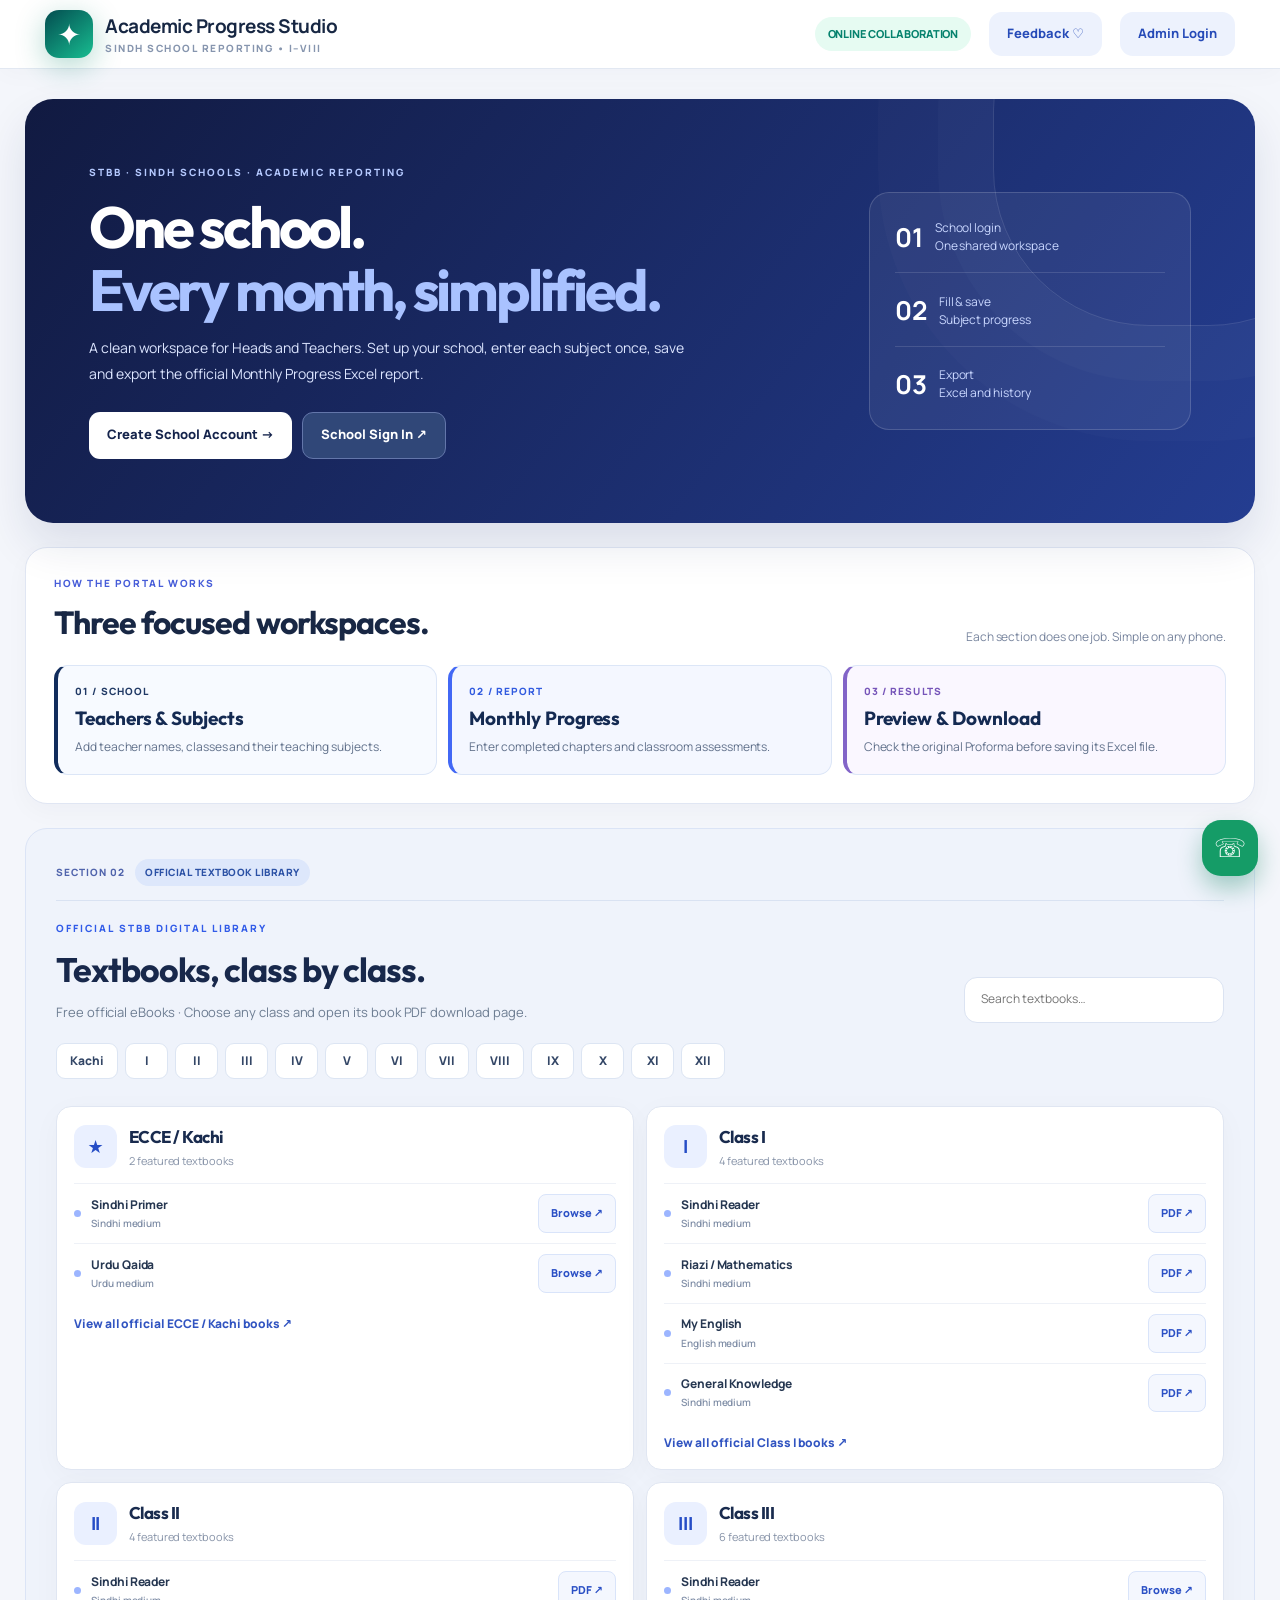
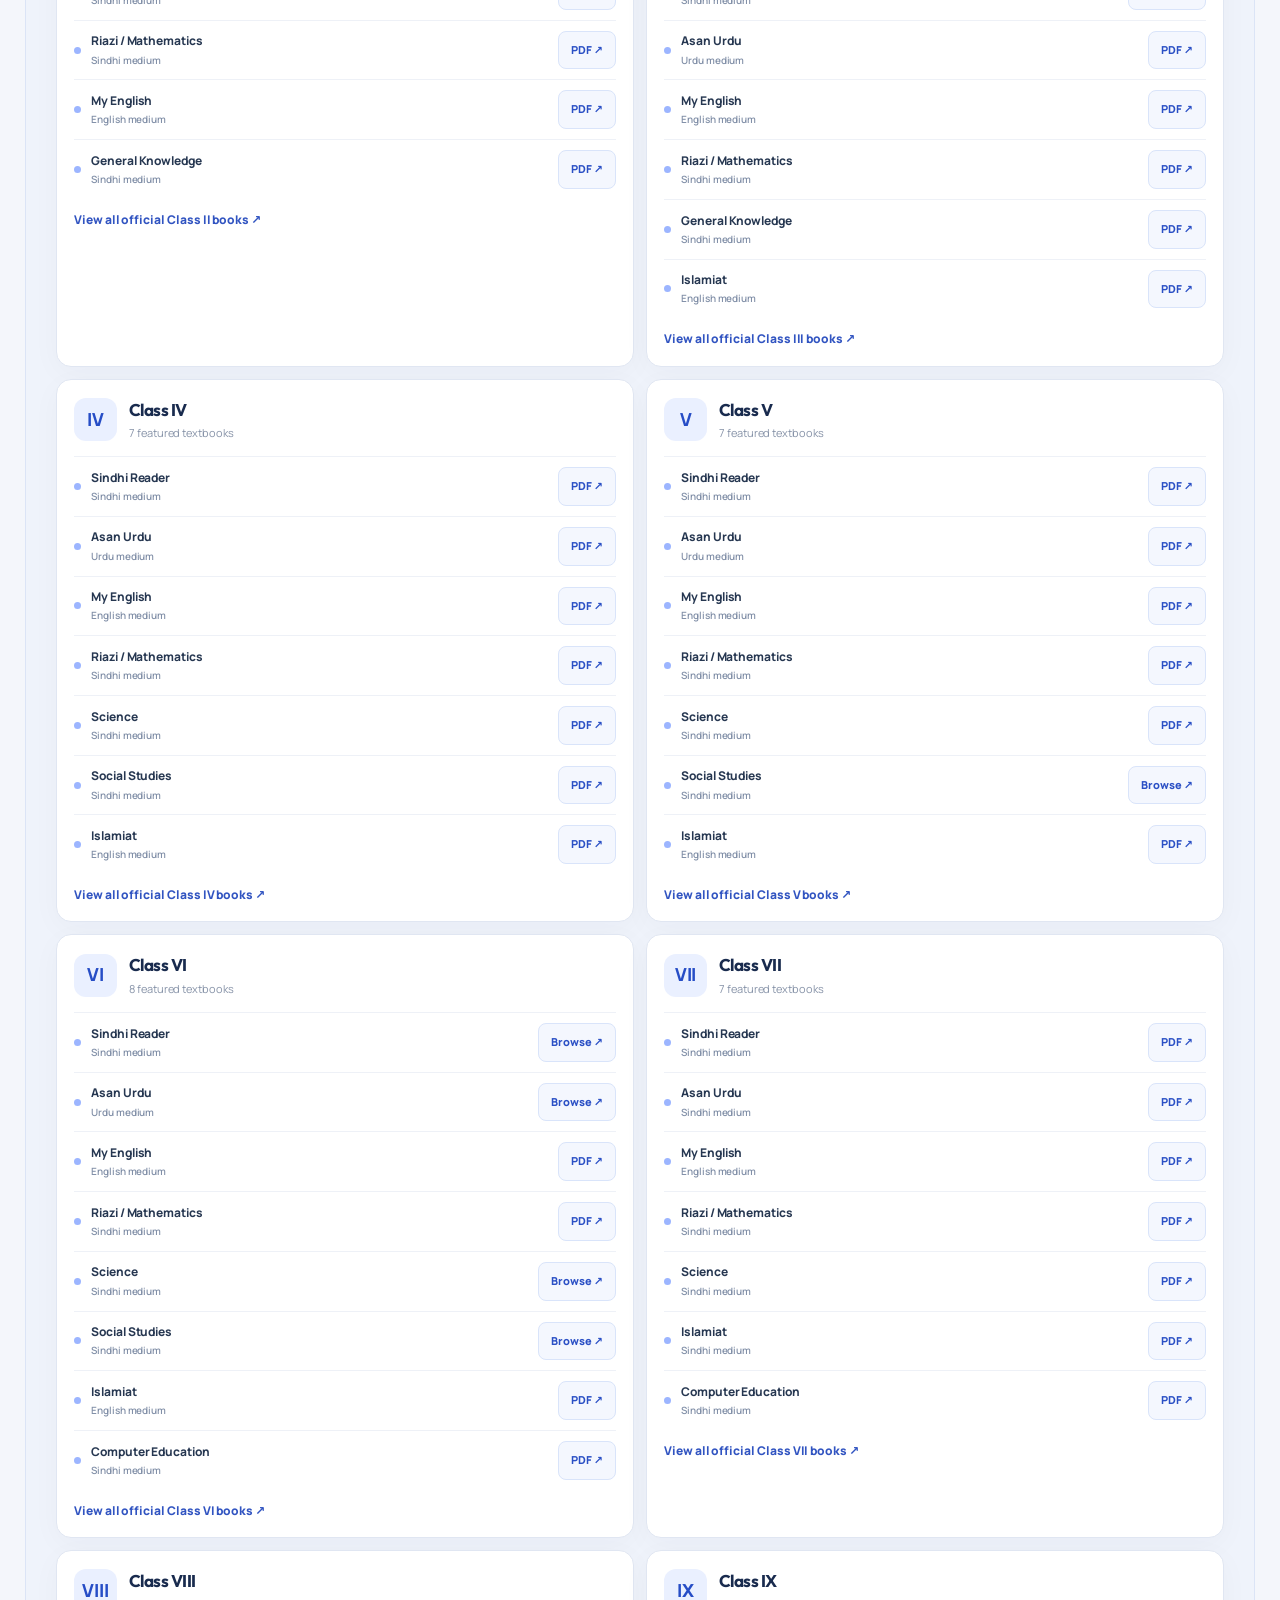
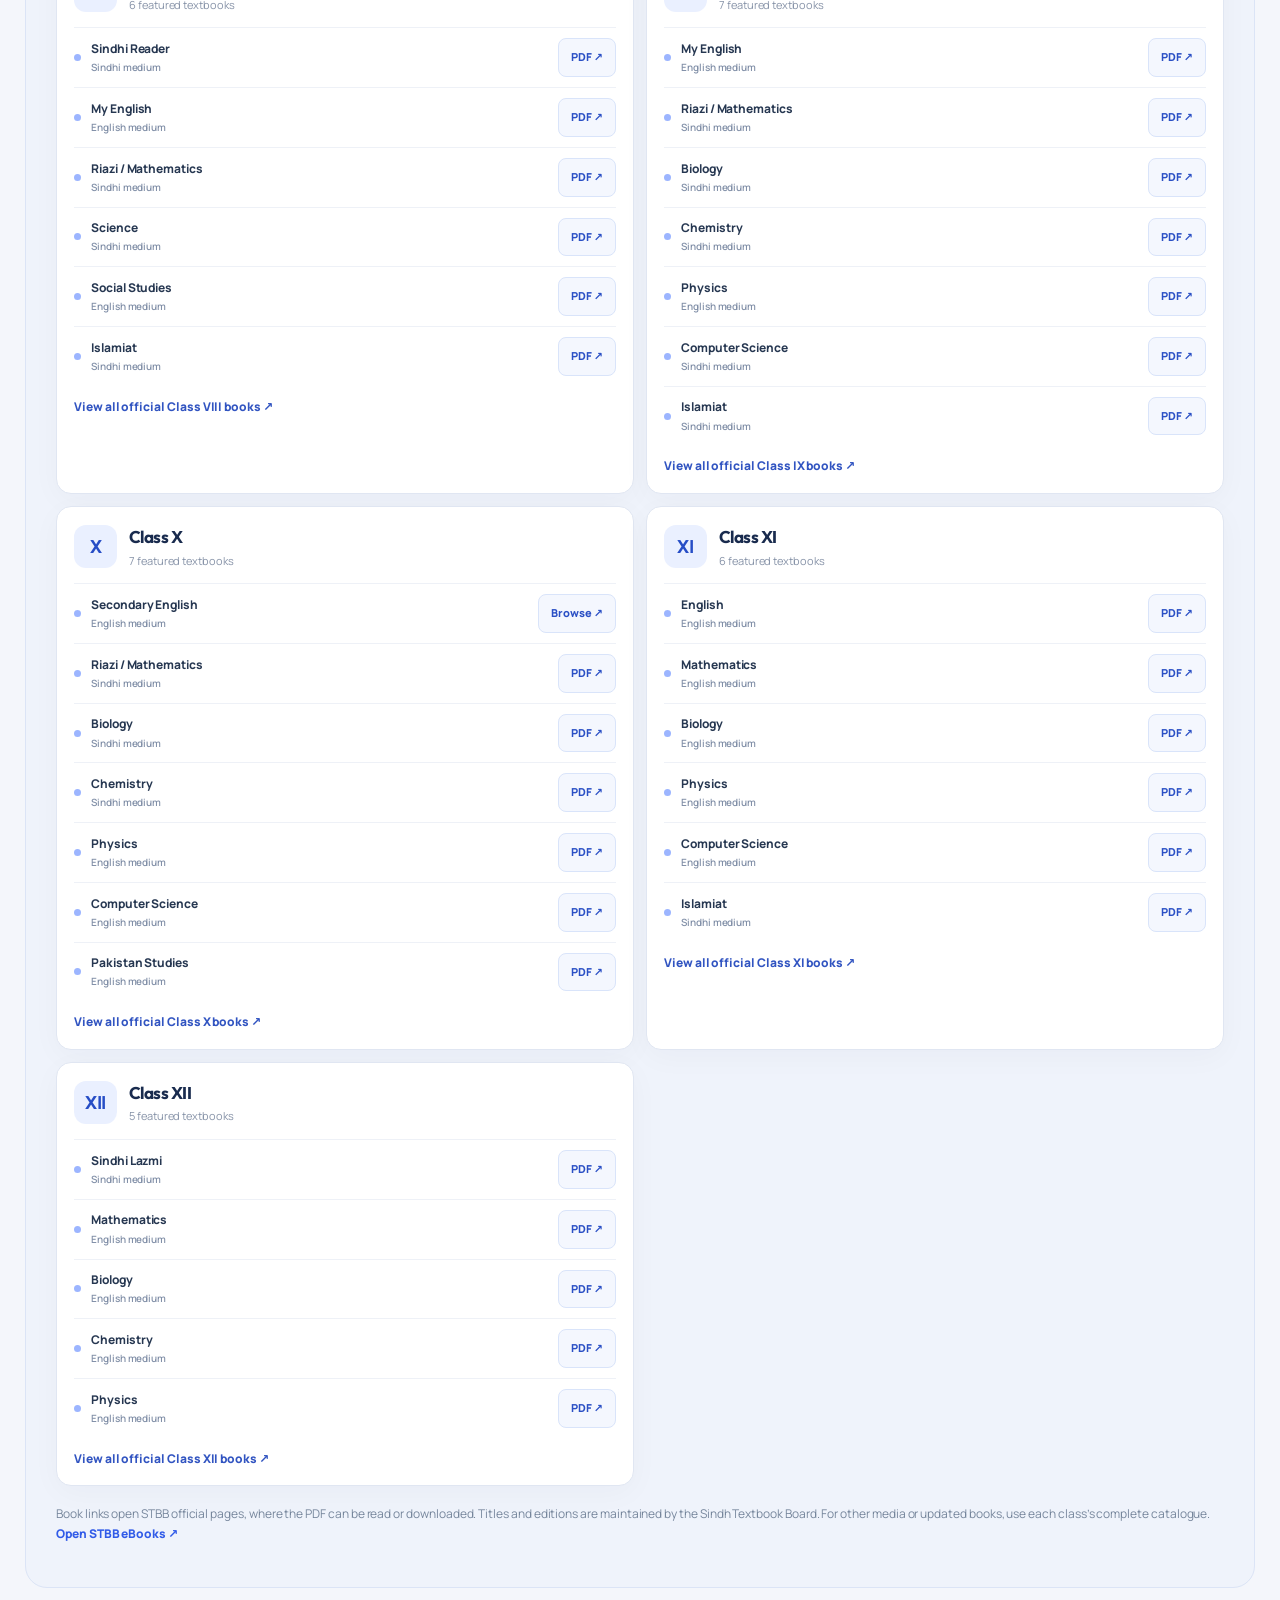
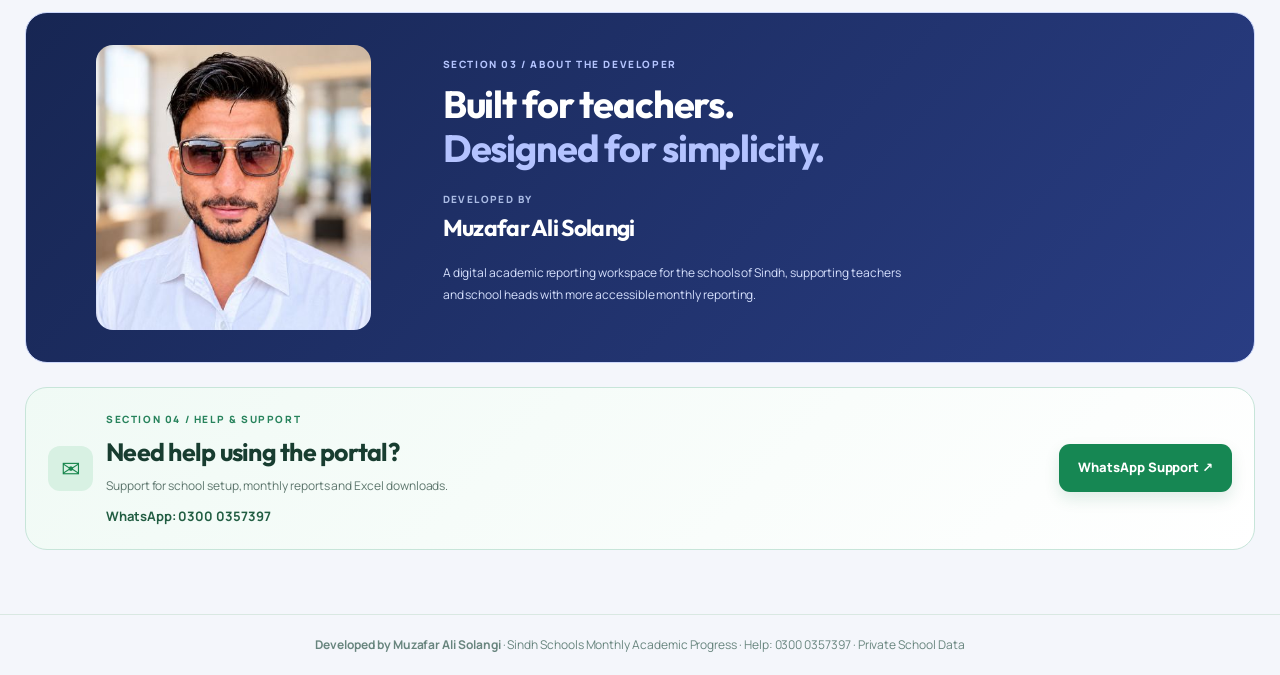
<file: index.html>
<!doctype html><html lang="en"><head><meta charset="utf-8"><meta name="viewport" content="width=device-width,initial-scale=1"><meta name="description" content="School Monthly Academic Progress Portal: one SEMIS/password login, Class I–XII, cloud draft, one-sheet Excel reports and private administrator."><title>Academic Progress Studio | Sindh Schools</title><link rel="stylesheet" href="portal-ux.css?v=3"><link rel="stylesheet" href="premium-home-v2.css?v=1"><link rel="stylesheet" href="studio-v2.css?v=20"><link rel="stylesheet" href="home-navigation-v3.css?v=1"><link rel="stylesheet" href="admin-schools-v2.css?v=2"><link rel="stylesheet" href="whatsapp-recovery-v2.css?v=2"><link rel="stylesheet" href="report-premium-v4.css?v=9"><link rel="stylesheet" href="portal-refinement-v1.css?v=4"><link rel="stylesheet" href="teacher-workspace-v1.css?v=2"><link rel="stylesheet" href="school-staff-v1.css?v=2"><link rel="stylesheet" href="unified-school-v1.css?v=5">
<style>
:root{--emerald:#00a98b;--mid:#0c6c68;--dark:#072f37;--ink:#173d42;--muted:#697f86;--line:#dbeae6;--bg:#f3f8f6;--radius:20px}*{box-sizing:border-box}html{scroll-behavior:smooth}body{font-family:Inter,Segoe UI,system-ui,Arial,sans-serif;background:var(--bg);margin:0;color:var(--ink)}button,input,select,textarea{font:inherit}button{cursor:pointer;border:0}button:disabled{opacity:.55;cursor:not-allowed}a{text-decoration:none;color:inherit}.hidden{display:none!important}.wrap{max-width:1240px;margin:auto;padding:0 25px}.topbar{position:sticky;top:0;z-index:20;background:#fffefef0;backdrop-filter:blur(15px);border-bottom:1px solid #dfede7}.topinner{display:flex;align-items:center;gap:18px;min-height:82px}.logo{width:48px;height:48px;border-radius:16px;background:linear-gradient(145deg,#0d7970,#08d7a7);color:#fff;display:grid;place-items:center;font-size:29px;box-shadow:0 9px 23px #0ca68445}.wordmark b{display:block;color:#0a4748;letter-spacing:-.5px;font-size:19px}.wordmark small{display:block;color:#7c9296;font-size:10px;font-weight:800;letter-spacing:1.5px}.spacer{flex:1}.btn{border-radius:13px;padding:12px 18px;font-weight:750;font-size:13px;display:inline-flex;align-items:center;justify-content:center;gap:7px;transition:transform .2s,box-shadow .2s}.btn:hover:not(:disabled){transform:translateY(-2px)}.primary{background:linear-gradient(115deg,#057c78,#04b68a);color:white;box-shadow:0 7px 22px #00a78433}.ghost{background:#e6f6ef;color:#15685f}.line{border:1px solid #d0e6df;background:white;color:#246461}.danger{background:#ffebeb;color:#ad2530}.navrow{display:flex;gap:10px;align-items:center;flex-wrap:wrap}.hero{margin-top:32px;padding:clamp(26px,4vw,52px);border-radius:30px;background:linear-gradient(110deg,#082f3c,#076453 73%,#06a57c);display:grid;grid-template-columns:1fr 245px;gap:30px;position:relative;overflow:hidden;box-shadow:0 28px 62px #13564724;color:#fff}.hero:after{content:'';position:absolute;width:480px;height:480px;border:2px solid #ffffff15;box-shadow:0 0 0 58px #ffffff08,0 0 0 135px #ffffff04;border-radius:50%;right:-190px;top:-180px}.tag{font-size:11px;letter-spacing:1.7px;font-weight:900;color:#8bffe1}.hero h1{font-size:clamp(31px,4vw,52px);line-height:1.12;letter-spacing:-2px;max-width:720px;margin:20px 0 16px}.hero p{font-size:15px;color:#d0ede6;max-width:620px;line-height:1.8}.hero-actions{display:flex;gap:10px;flex-wrap:wrap;margin-top:22px}.portrait{position:relative;z-index:1;text-align:center;align-self:center}.portrait img{width:min(220px,100%);aspect-ratio:1;object-fit:cover;border-radius:32px;border:5px solid #ffffffa8;box-shadow:0 20px 38px #002a3780}.portrait strong{display:block;margin-top:12px;font-size:15px}.portrait small{color:#9fe9d6}.grid{display:grid;grid-template-columns:repeat(3,minmax(0,1fr));gap:20px}.panel{background:white;border:1px solid #dfece8;border-radius:24px;box-shadow:0 12px 36px #184d3912;padding:27px}.cardsection{margin:26px 0 34px}.panel h2{font-size:22px;margin:0 0 8px;letter-spacing:-.6px}.desc{font-size:13px;line-height:1.7;color:var(--muted);margin:4px 0 18px}.field{margin:14px 0}.field label{font-size:12px;color:#30575b;font-weight:800;display:block;margin-bottom:6px}.field input,.field select,.field textarea{width:100%;padding:12px 13px;border-radius:12px;border:1px solid #ccdfd9;outline:none;color:var(--ink);background:#fbfefd}.field input:focus,.field select:focus,.field textarea:focus{border-color:#0daa8a;box-shadow:0 0 0 3px #ccf8e7}.field small{color:#78908a;font-size:10px;display:block;margin-top:4px}.field textarea{min-height:100px;resize:vertical}.form2{display:grid;grid-template-columns:1fr 1fr;gap:0 13px}.whole{grid-column:1/-1}.authbox{max-width:510px;margin:38px auto}.note{padding:14px 16px;background:#edfaf5;border-radius:13px;border:1px solid #cdeee3;font-size:12px;color:#326860;line-height:1.65}.notice{margin:12px 0;color:#a83226;font-weight:650;font-size:12px;white-space:pre-wrap}.notice.success{color:#007d68}.dashboard{padding:26px 0 42px}.heading{display:flex;align-items:center;justify-content:space-between;gap:16px;flex-wrap:wrap;margin-bottom:17px}.heading h1{margin:5px 0 4px;font-size:29px;letter-spacing:-1px}.heading p{font-size:12px;color:#708681;margin:0}.metrics{display:grid;grid-template-columns:repeat(4,minmax(0,1fr));gap:16px;margin:20px 0}.metric{padding:19px;border:1px solid #dbece4;background:white;border-radius:18px}.metric small{font-size:10px;color:#768a88;font-weight:850;letter-spacing:.7px}.metric b{display:block;font-size:29px;margin:5px 0;color:#078b77}.tablewrap{width:100%;overflow:auto;border-radius:16px;border:1px solid #e2ede9}.table{width:100%;border-collapse:collapse;font-size:12px;min-width:640px}.table th{background:#edf9f4;text-align:left;padding:12px;color:#24685f}.table td{padding:13px 12px;border-top:1px solid #eaf0ee;vertical-align:top}.smallbtn{background:#e4f5ed;color:#006b5a;border-radius:9px;padding:7px 11px;font-size:11px;font-weight:800}.editorframe{display:block;border:1px solid #dcece7;border-radius:23px;width:100%;height:max(75vh,830px);background:#fff}.statusbar{border-radius:12px;padding:10px 13px;font-weight:750;background:#edf9f4;color:#006f5d;font-size:12px}.statusbar.error{background:#fff0ed;color:#b5322c}.row{display:flex;align-items:center;gap:12px;flex-wrap:wrap}.tabs{display:flex;gap:9px;flex-wrap:wrap}.tabs button{border-radius:12px;background:#e5f3ef;color:#316f67;padding:11px 15px;font-weight:800;font-size:12px}.tabs button.active{background:#0b796d;color:#fff}.support{display:flex;gap:12px;align-items:center;padding:21px;border-radius:22px;border:1px solid #c9e8db;background:linear-gradient(100deg,#edfff5,#e4f8f1);margin:25px 0}.support p{margin:4px 0 0;color:#607f75;font-size:12px}.support .spacer{flex:1}.foot{border-top:1px solid #d9e8e2;text-align:center;padding:21px 12px;font-size:12px;color:#68857e}.adminlist{max-height:65vh;overflow:auto}.tiny{color:#79918c;font-size:10px}.chip{display:inline-block;border-radius:999px;padding:5px 9px;font-size:10px;background:#dff6ea;color:#087560;font-weight:850}.pill{border-radius:100px;background:#e6fbf2;color:#06826e;font-size:11px;font-weight:800;padding:9px 13px}.urgent{background:#ffeae7;color:#ad4936}.badgecount{display:inline-flex;padding:2px 6px;border-radius:7px;background:#fbd4cd;color:#a52d25;font-size:10px;font-weight:900}.feedbackquote{padding:14px;background:#f5faf7;border-radius:12px;margin:10px 0}.feedbackquote p{margin:6px 0 8px;white-space:pre-wrap}.devbox{display:flex;align-items:center;gap:13px;padding:14px;background:white;border-radius:18px}.devbox img{width:60px;height:60px;border-radius:16px;object-fit:cover}.devbox small{display:block;color:#6e8980}.mono{font-family:ui-monospace,monospace;overflow-wrap:anywhere}.floating{position:fixed;right:22px;bottom:24px;width:56px;height:56px;border-radius:19px;background:#159c67;color:white;box-shadow:0 12px 24px #04795455;font-size:26px;z-index:29;display:grid;place-items:center}@media(max-width:820px){.hero{grid-template-columns:1fr}.portrait{display:flex;align-items:center;text-align:left;gap:14px}.portrait img{width:85px;border-radius:17px}.portrait strong{margin-top:0}.grid{grid-template-columns:1fr}.metrics{grid-template-columns:repeat(2,1fr)}.wrap{padding:0 13px}.panel{padding:18px}.hero{padding:24px}.hero h1{letter-spacing:-1px}.topinner{min-height:74px}.wordmark b{font-size:15px}.wordmark small{font-size:8px}.topinner>.ghost{display:none}.form2{grid-template-columns:1fr}}
</style><link rel="stylesheet" href="fresh-portal-v1.css?v=5"><link rel="stylesheet" href="fresh-experience-v2.css?v=1"><link rel="preconnect" href="https://fonts.googleapis.com"><link rel="preconnect" href="https://fonts.gstatic.com" crossorigin><link href="https://fonts.googleapis.com/css2?family=Manrope:wght@400;500;600;700;800&family=Outfit:wght@400;500;600;700;800&display=swap" rel="stylesheet"></head><body>
<header class="topbar"><div class="wrap topinner"><a href="#" class="row" onclick="show('landing');return false"><div class="logo">✦</div><div class="wordmark"><b>Academic Progress Studio</b><small>SINDH SCHOOL REPORTING • I–VIII</small></div></a><div class="spacer"></div><span class="pill" id="connection">ONLINE COLLABORATION</span><button class="btn ghost" onclick="show('feedback')">Feedback ♡</button><button id="headerAdmin" class="btn ghost" onclick="show('admin-login')">Admin Login</button><button id="headerLogout" class="btn ghost hidden" onclick="logout()">Sign Out ↗</button></div></header>
<main class="wrap">
<section id="landing"><div class="hero"><div><span class="tag">DIGITAL SCHOOL REPORTING · SINDH</span><h1>Smarter academic progress.<br>One connected school workspace.</h1><p>Register once using your school's SEMIS Code. HM creates the school account once. Every teacher signs in with the school password, picks their name tab, and saves classes, subjects and monthly progress from any phone. HM reviews all monthly drafts and exports the official Excel Proforma.</p><div class="hero-actions"><button class="btn primary" onclick="show('signup')">Create School Account →</button><button class="btn line" onclick="show('signin')">Sign In to Continue</button></div></div><div class="portrait"><img src="[data-uri]" alt="Portrait of portal developer"><div><strong>Muzafar Ali Solangi</strong><small>Developed by · Help & Support</small></div></div></div>
<div class="grid cardsection"><div class="panel"><span class="chip">01 · REGISTER</span><h2>One SEMIS account</h2><p class="desc">HM creates the school account and shares the login credentials with teachers. No separate teacher accounts needed.</p></div><div class="panel"><span class="chip">02 · COLLABORATE</span><h2>Resume any month</h2><p class="desc">Drafts stay connected to the SEMIS Code. Reopen existing work from any phone or PC and carry forward previous progress.</p></div><div class="panel"><span class="chip">03 · EXPORT</span><h2>Original Excel proforma</h2><p class="desc">Export your single-sheet Excel report. Previous reports and downloaded files are accessible again from Export History.</p></div></div>
<div class="support"><div>💬</div><div><b>Need help with your report?</b><p>WhatsApp support: +92 300 0357397</p></div><div class="spacer"></div><a href="https://wa.me/923000357397?text=Assalamualaikum%2C%20I%20need%20help%20with%20the%20Academic%20Progress%20Portal" target="_blank" rel="noopener" class="btn primary">Contact Support ↗</a></div>
<p class="note"><b>School privacy:</b> Visit activity is counted for administration. After signup, your school profile, teacher names/PIDs, working drafts and exported reports are stored securely and visible to the portal administrator. Teachers sharing the school password can view and edit the same school's records. Reports are not public.</p></section>
<section id="signup" class="hidden authbox panel"><h2>Create School Account</h2><p class="desc">The HM registers the school once. Teachers can use the same school's login from different devices to complete their assigned subject details.</p><div class="nextGuide" id="signupGuide"><span class="guideIcon">✦</span><div><strong id="signupGuideTitle">Step 1 — School SEMIS Code</strong><p id="signupGuideText">Enter the school's official SEMIS Code. This will become your sign-in username.</p></div><span id="signupGuideCounter">1 / 6</span></div><form id="signupForm"><div class="field"><label>School SEMIS Code — Username</label><input name="semis" inputmode="numeric" minlength="8" maxlength="12" pattern="[0-9]{8,12}" required placeholder="e.g. 416030386"></div><div class="field"><label>Official School Name</label><input name="school_name" maxlength="220" required placeholder="GBPS / GGPS School Name"></div><div class="field"><label>Head Master / Head Mistress Name</label><input name="hm_name" maxlength="180" required placeholder="Full name"></div><div class="field"><label>Head Teacher Gender (Required)</label><select name="hm_gender" required><option value="">Select gender</option><option value="male">Male · Head Master</option><option value="female">Female · Head Mistress</option></select></div><div class="field"><label>Create School Password</label><div class="passwordLine"><input id="signupPassword" type="password" name="password" minlength="8" maxlength="128" autocomplete="new-password" required placeholder="Any mix of letters, numbers or symbols"><button type="button" class="passwordEye" data-toggle-pass="signupPassword" aria-label="Show or hide password">Show</button></div><small>Choose 8–128 characters. Letters, numbers and symbols are all accepted; numbers only are not required.</small><div class="passwordStrength"><i id="passwordStrengthBar"></i></div><small id="passwordStrengthText">Create a password that is difficult for outsiders to guess.</small></div><div class="field"><label>Confirm School Password</label><div class="passwordLine"><input id="confirmPassword" type="password" name="confirm_password" minlength="8" maxlength="128" autocomplete="new-password" required placeholder="Type your chosen password again"><button type="button" class="passwordEye" data-toggle-pass="confirmPassword" aria-label="Show or hide password">Show</button></div><small id="confirmHint">Enter exactly the same password to confirm.</small></div><div class="teacherGuide">👥 <div><strong>Multiple teachers, one school account</strong><p>Many teachers from this school can log in at the same time on their own phones to fill in their respective subject details. Each teacher should use <b>Save Draft</b> after making changes; if another teacher has saved a newer version, the portal will guide you to refresh.</p></div></div><label class="note" style="display:block"><input type="checkbox" name="ack" required> I understand that authorized school teachers and the portal administrator can access school records.</label><div class="row" style="margin-top:18px"><button class="btn primary" type="submit">Create & Continue →</button><button class="btn line" type="button" onclick="show('signin')">Already Registered?</button></div><div class="notice" id="signupMsg"></div></form></section>
<section id="signin" class="hidden authbox panel"><h2>School Login</h2><p class="desc">One login for the whole school. Enter SEMIS and school password, then open Teachers to select or create your name.</p><form id="signinForm"><div class="field"><label>SEMIS Code (Username)</label><input name="semis" inputmode="numeric" pattern="[0-9]{8,12}" required></div><div class="field"><label>School Password</label><input type="password" name="password" required></div><div class="row"><button class="btn primary">Sign In to School →</button><button type="button" class="btn ghost" onclick="show('reset')">Forgot Password?</button></div><div class="notice" id="signinMsg"></div></form><p class="teacherSignpost">HM and teachers use this one login.</p></section>
<section id="reset" class="hidden authbox panel"><h2>Forgot School Password?</h2><p class="desc">Enter the school's registered details to request account reset. The administrator will contact the Head Teacher on the same submitted WhatsApp number after approval.</p><form id="resetRequestForm">
<div class="field"><label>School SEMIS Code</label><input name="semis" inputmode="numeric" pattern="[0-9]{8,12}" maxlength="12" required placeholder="School SEMIS Username"></div>
<div class="field"><label>Official School Name</label><input name="school_name" maxlength="220" required placeholder="School name on your existing account"></div>
<div class="field"><label>Head Master / Head Mistress Name</label><input name="hm_name" maxlength="180" required placeholder="Registered HM name"></div>
<div class="field"><label>Head Teacher WhatsApp Number</label><input name="phone" inputmode="tel" maxlength="35" required placeholder="03XXXXXXXXX"></div>
<button class="btn primary" type="submit">Send Account Reset Request →</button><div id="resetMsg" class="notice" role="status" aria-live="polite"></div>
<div class="recoveryPromise">🔒 Only account access will be reset. Previously saved teachers, drafts, monthly reports and exports will stay stored in the database.</div>
</form></section>
<section id="feedback" class="hidden authbox panel"><h2>Send Portal Feedback</h2><p class="desc">Tell us what worked or needs improvement. Your message is visible to the administrator only.</p><form id="feedbackForm"><div class="field"><label>Your Name</label><input name="sender_name" required></div><div class="field"><label>School Name (Optional)</label><input name="school_name"></div><div class="field"><label>SEMIS (Optional)</label><input name="semis"></div><div class="field"><label>Rating</label><select name="rating"><option value="5">★★★★★ Excellent</option><option value="4">★★★★ Very Good</option><option value="3">★★★ Good</option><option value="2">★★ Fair</option><option value="1">★ Needs Improvement</option></select></div><div class="field"><label>Your Feedback</label><textarea name="feedback" minlength="5" maxlength="2000" required></textarea></div><button class="btn primary">Submit Private Feedback</button><div class="notice" id="feedbackMsg"></div></form></section>
<section id="admin-login" class="hidden authbox panel"><h2>Private Administrator Login</h2><p class="desc">Only the portal owner can view all school records, drafts, export files, reset requests and feedback.</p><form id="adminForm"><div class="field"><label>Admin Username</label><input name="username" autocomplete="username" required></div><div class="field"><label>Admin Password</label><input name="password" type="password" autocomplete="current-password" required></div><button class="btn primary">Secure Admin Login →</button><div class="notice" id="adminMsg"></div></form></section>
<section id="schooldash" class="hidden dashboard"><div class="heading"><div><span class="tag" style="color:#078875">SCHOOL WORKSPACE</span><h1 id="dashName">School Dashboard</h1><p id="dashSemis"></p></div><div class="row"><span class="pill">School Workspace · Online</span><button class="btn ghost" onclick="logout()">Sign Out</button></div></div><div class="metrics" id="schoolMetrics"></div><div class="tabs" id="schoolTabs"><button class="active" data-workflow-tab="teachers" onclick="dashTab('teachers',this)">1 · Teachers & Subjects</button><button data-workflow-tab="history" onclick="dashTab('history',this)">3 · Excel History</button></div><div class="simpleWorkflow" id="simpleWorkflow" aria-label="Academic reporting workflow"><span><b>1</b> Teachers & Subjects</span><span><b>2</b> Monthly Progress</span><span><b>3</b> Final → Submit → Export</span></div>
<div id="school-overview" class="panel" style="margin-top:16px"><h2>Monthly Academic Reports</h2><p class="desc">Select a reporting month, reopen existing work, or start a new month. Chapters completed earlier will carry forward automatically when you create the next month's draft.</p><div class="workflowStrip"><span><b>1</b> Select Month</span><span><b>2</b> Add Teachers</span><span><b>3</b> Update Subjects</span><span><b>4</b> Save Draft</span><span><b>5</b> Export Excel</span></div><div class="row" style="margin:18px 0"><div class="monthPicker"><div><label for="newMonthName">Reporting Month</label><select id="newMonthName" aria-label="Select reporting month"><option value="01">January</option><option value="02">February</option><option value="03">March</option><option value="04">April</option><option value="05">May</option><option value="06">June</option><option value="07">July</option><option value="08">August</option><option value="09">September</option><option value="10">October</option><option value="11">November</option><option value="12">December</option></select></div><div><label for="newMonthYear">Reporting Year</label><select id="newMonthYear" aria-label="Select reporting year"></select></div><button class="btn primary" type="button" onclick="openSelectedMonth()">Open / Start Month →</button></div><p id="monthGuide" class="monthGuide">Step 1: Select your reporting month and year. Step 2: Open or resume the report. Step 3: Save your draft as teachers work.</p></div><div id="periodTable"></div></div>
<div id="school-editor" class="hidden" style="margin-top:16px"><div class="row" style="margin:13px 0"><b id="editorTitle">Report Editor</b><span class="spacer"></span><span id="saveStatus" class="statusbar">Loading school draft…</span><button class="btn ghost" onclick="manualSaveDraft()">Save Draft Now</button><button class="btn line" onclick="dashTab('history',document.querySelectorAll('#schoolTabs button')[2])">Export History</button></div><iframe id="editor" class="editorframe" src="MPR_Online_Editor.html?v=14" title="STBB Course Builder and Excel Proforma"></iframe></div>
<div id="school-history" class="hidden panel" style="margin-top:16px"><div class="heading"><div><h2>Exported Report History</h2><p>Original Excel .xlsx files remain linked to your school SEMIS account.</p></div><button class="btn ghost" onclick="loadHistory()">Refresh ↻</button></div><div id="historyTable"></div></div>
<div id="school-teachers" class="hidden" style="margin-top:12px"><div class="unifiedTeachersHeading"><div><span>ONE SCHOOL ACCOUNT · SHARED TEAM</span><h2>Teachers & Subject Progress</h2><p>Select your name, choose classes, manage subjects, and save monthly progress. All data stays with your school.</p></div><button class="btn ghost" type="button" onclick="SharedStaff.enter(true)">↻ Refresh Teachers</button></div><div id="teacherdash" class="teacherDash">
<div class="teacherDashHeader"><div><span>TEAM WORKSPACE</span><h1 id="teacherHeading">Teaching Staff</h1><p id="teacherSemis"></p></div><div class="teacherTopNav"><button type="button" data-teacher-home>⌂ Names</button><button type="button" data-teacher-back>← Back</button><button type="button" onclick="dashTab('overview',document.querySelector('#schoolTabs button'))">School Home ↗</button></div></div>
<div class="teacherDashTabs" id="teacherTabs"></div><div class="teacherDashGrid"><aside id="teacherSide"></aside><div id="teacherView"><div class="teacherLoading">Loading your profile…</div></div></div><p id="teacherNotice" role="status" aria-live="polite"></p>
</div></div>
 <div id="school-feedbackschool" class="hidden panel" style="margin-top:16px"><h2>Help & Feedback</h2><p class="desc">Portal feedback is private to its developer and administrator.</p><button class="btn primary" onclick="show('feedback')">Send Feedback →</button><a class="btn ghost" href="https://wa.me/923000357397" target="_blank" rel="noopener">WhatsApp Help ↗</a></div></section>
<section id="admindash" class="hidden dashboard"><div class="heading"><div><span class="tag" style="color:#078875">PRIVATE MANAGEMENT</span><h1>Administrator Control Center</h1><p>School accounts, drafts, exports, feedback and password approvals.</p></div><div class="row"><span id="pendingBadge" class="pill urgent hidden">Pending Recovery</span><button class="btn ghost" onclick="loadAdmin()">Refresh ↻</button><button class="btn ghost" onclick="logout()">Sign Out</button></div></div><div class="metrics" id="adminMetrics"></div><div class="tabs" id="adminTabs"><button class="active" onclick="adminTab('schools',this)">Schools</button><button onclick="adminTab('drafts',this)">Saved Work</button><button onclick="adminTab('reports',this)">Exported Files</button><button onclick="adminTab('feedback',this)">Feedback</button><button onclick="adminTab('resets',this)">Reset Requests <span id="resetCount" class="badgecount">0</span></button></div>
<div class="panel" style="margin-top:16px"><div class="row" style="margin-bottom:15px"><input id="adminSearch" oninput="renderAdminTables()" placeholder="Search school / SEMIS / HM" style="flex:1;max-width:420px;padding:11px;border:1px solid #d7e7df;border-radius:12px"><span class="spacer"></span><span class="tiny">School data is accessible only after admin sign-in.</span></div><div id="admin-schools"></div><div id="admin-drafts" class="hidden"></div><div id="admin-reports" class="hidden"></div><div id="admin-feedback" class="hidden"></div><div id="admin-resets" class="hidden"></div></div>
<div id="adminEdit" class="hidden" style="margin-top:17px"><div class="row" style="margin:10px 0"><b id="adminEditTitle">School Report</b><span class="spacer"></span><span id="adminSaveStatus" class="statusbar">Ready</span><button class="btn ghost" onclick="manualSaveDraft()">Save Reviewed Changes</button></div><iframe id="adminEditor" class="editorframe" src="MPR_Online_Editor.html?v=12" title="Administrator editable school draft"></iframe></div>
<div class="panel" style="margin-top:16px"><h2>Change Admin Password</h2><p class="desc">The admin password is stored as a salted hash on the server, never in the website source.</p><form id="changeAdminForm" class="row"><input name="old_password" type="password" placeholder="Current password" required style="padding:10px;border-radius:10px;border:1px solid #d5e6dc"><input name="new_password" type="password" minlength="10" placeholder="New secure password (10+ chars)" required style="padding:10px;border-radius:10px;border:1px solid #d5e6dc"><button class="btn ghost">Change Password</button><span id="changeAdminMsg" class="notice"></span></form></div></section>
</main><div id="saveFloat" class="saveFloat hidden" aria-live="polite"><div class="saveFloatInfo"><span class="syncPulse" id="syncPulse"></span><span id="liveSaveText"></span></div><button type="button" id="floatingSaveBtn" onclick="manualSaveDraft()">💾 Save Draft</button></div><div id="saveDialog" class="saveDialog hidden" role="dialog" aria-modal="true" aria-labelledby="saveDialogTitle"><div class="saveBackdrop"></div><div class="saveCard"><div class="saveIcon" id="saveDialogIcon">💾</div><h2 id="saveDialogTitle">Unsaved Draft Changes</h2><p id="saveDialogBody">Your latest changes have not been saved to the cloud. Save before signing out.</p><div id="saveDialogActions" class="saveActions"><button class="btn primary" type="button" onclick="saveAndLogout()">Save Draft & Sign Out</button><button class="btn ghost" type="button" onclick="closeSaveDialog()">Continue Editing</button></div><p class="saveDialogHint" id="saveDialogHint">Your work will stay linked to this school.</p></div></div><div id="saveToast" class="saveToast hidden" role="status" aria-live="polite"></div><footer class="foot"><b>Developed by Muzafar Ali Solangi</b> · Sindh Schools Monthly Academic Progress · Help: <a href="https://wa.me/923000357397" target="_blank">0300 0357397</a> · Private School Data</footer><a class="floating" href="https://wa.me/923000357397" target="_blank" rel="noopener" title="WhatsApp Help">☏</a>
<script>
'use strict';
const API='https://oypqcizrlhdouygvazyb.supabase.co/functions/v1/mpr-secure-portal';
const $=id=>document.getElementById(id);const esc=v=>String(v??'').replace(/[&<>"']/g,c=>({'&':'&amp;','<':'&lt;','>':'&gt;','"':'&quot;',"'":'&#39;'}[c]));
let auth=JSON.parse(localStorage.getItem('mpr_session_v1')||'null'),account=null,period=null,version=0,saveTimer=null,pendingState=null,saving=false,editorReady=false,adminEdit=null,adminData=null,history=[],periods=[],template=null,activeView='landing';
let monthNow=new Date();
function show(id){document.querySelectorAll('main.wrap > section').forEach(s=>s.classList.add('hidden'));$(id)?.classList.remove('hidden');activeView=id;$('headerLogout').classList.toggle('hidden',!auth);$('headerAdmin').classList.toggle('hidden',!!auth);window.scrollTo(0,0)}
async function request(action,data={},protectedCall=true){const headers={'Content-Type':'application/json'};if(protectedCall&&auth?.token)headers.Authorization='Bearer '+auth.token;const resp=await fetch(API,{method:'POST',headers,body:JSON.stringify({action,...data}),cache:'no-store'});let result=await resp.json().catch(()=>({}));if(!resp.ok||result.error){const err=new Error(result.error||'Request failed: '+resp.status);err.httpStatus=resp.status;throw err;}return result}
function status(msg,bad=false,which='saveStatus'){let el=$(which);if(el){el.textContent=msg;el.classList.toggle('error',!!bad)}}
function formObj(form){return Object.fromEntries(new FormData(form).entries())}
function setNotice(id,s,good=false){$(id).textContent=s;$(id).classList.toggle('success',good)}
function saveAuth(r){auth={token:r.token,admin:r.admin,role:r.role||(r.admin?'admin':'hm'),teacher_id:r.teacher_id||null,semis:r.semis,expires_at:r.expires_at};localStorage.setItem('mpr_session_v1',JSON.stringify(auth))}
async function postLogin(result){saveAuth(result);if(auth.admin){show('admindash');await loadAdmin()}else{const me=await request('me');auth.role=me.role||auth.role;account=me.school;localStorage.setItem('mpr_account_cache',JSON.stringify(account));localStorage.setItem('mpr_session_v1',JSON.stringify(auth));show('schooldash');await refreshSchool().catch(e=>{console.warn('School summary temporarily unavailable:',e);$('dashName').textContent=account?.school_name||'School Workspace';})}}
$('signupForm').onsubmit=async e=>{e.preventDefault();let f=formObj(e.target);if(f.password!==f.confirm_password){setNotice('signupMsg','Passwords do not match. Please confirm your password.');$('confirmPassword').focus();return}setNotice('signupMsg','Creating your school account…');try{await postLogin(await request('signup',f,false));setNotice('signupMsg','School registered successfully',true)}catch(err){setNotice('signupMsg',err.message)}};
$('signinForm').onsubmit=async e=>{e.preventDefault();setNotice('signinMsg','Signing in…');try{await postLogin(await request('signin',formObj(e.target),false))}catch(err){setNotice('signinMsg',err.message)}};
$('adminForm').onsubmit=async e=>{e.preventDefault();try{await postLogin(await request('admin-signin',formObj(e.target),false))}catch(err){setNotice('adminMsg',err.message)}};
$('resetRequestForm').onsubmit=async e=>{e.preventDefault();try{let r=await request('request-reset',formObj(e.target),false);setNotice('resetMsg',r.message||'Sent to administrator.',true)}catch(err){setNotice('resetMsg',err.message)}};
$('recoveryForm').onsubmit=async e=>{e.preventDefault();try{await postLogin(await request('reset-confirm',formObj(e.target),false));setNotice('recoveryMsg','Account restored; all previous reports remain saved.',true)}catch(err){setNotice('recoveryMsg',err.message)}};
$('feedbackForm').onsubmit=async e=>{e.preventDefault();try{await request('feedback',formObj(e.target),false);setNotice('feedbackMsg','Thank you! Feedback sent privately.',true);e.target.reset()}catch(err){setNotice('feedbackMsg',err.message)}};
$('changeAdminForm').onsubmit=async e=>{e.preventDefault();try{let r=await request('admin-change-password',formObj(e.target));$('changeAdminMsg').textContent=r.message;setTimeout(logout,1800)}catch(err){$('changeAdminMsg').textContent=err.message}};
async function logout(){try{if(auth)await request('logout')}catch{}auth=null;account=null;version=0;pendingState=null;period=null;adminEdit=null;localStorage.removeItem('mpr_session_v1');show('landing')}
function dashTab(tab,btn){if(['overview','editor','feedbackschool'].includes(tab)){if(typeof Studio!=='undefined'){Studio.showPanel();return}tab='teachers';}['overview','editor','history','feedbackschool','teachers'].forEach(t=>$('school-'+t).classList.toggle('hidden',t!==tab));document.querySelectorAll('#schoolTabs button').forEach(x=>x.classList.toggle('active',x===btn));const line=$('simpleWorkflow');if(line)line.dataset.active=tab==='teachers'?'teachers':tab==='history'?'history':'progress';if(tab==='history')loadHistory();if(tab==='teachers'&&typeof SharedStaff!=='undefined')SharedStaff.enter()}
function adminTab(tab,btn){['schools','drafts','reports','feedback','resets'].forEach(t=>$('admin-'+t).classList.toggle('hidden',t!==tab));document.querySelectorAll('#adminTabs button').forEach(x=>x.classList.toggle('active',x===btn));renderAdminTables()}
function oneMetric(name,val){return '<div class="metric"><small>'+esc(name)+'</small><b>'+esc(val)+'</b></div>'}
async function refreshSchool(){let [p,h]=await Promise.all([request('periods'),request('history')]);periods=p.periods||[];history=h.exports||[];$('dashName').textContent=account.school_name;$('dashSemis').textContent='SEMIS '+account.semis+' · '+(account.hm_gender==='female'?'HEAD MISTRESS':'HEAD MASTER')+': '+account.hm_name;$('schoolMetrics').innerHTML=oneMetric('SAVED MONTHS',periods.length)+oneMetric('EXPORTED REPORTS',history.length)+oneMetric('TEACHER ACCESS','One school account')+oneMetric('ONLINE STATUS','Connected');renderPeriodTable()}
function renderPeriodTable(){$('periodTable').innerHTML=periods.length?'<div class="tablewrap"><table class="table"><thead><tr><th>Month</th><th>Last Update</th><th>Version</th><th>Action</th></tr></thead><tbody>'+periods.map(p=>'<tr><td><b>'+esc(p.period)+'</b></td><td>'+esc(new Date(p.updated_at).toLocaleString())+'</td><td>'+esc(p.version)+'</td><td><button class="smallbtn" onclick="openMonth(\''+esc(p.period)+'\')">Continue →</button></td></tr>').join('')+'</tbody></table></div>':'<div class="note">No monthly draft yet. Choose a reporting month and press Open / Start Month.</div>'}
async function openMonth(p){if(typeof Studio!=='undefined'&&auth&&!auth.admin){if(!Studio.getSetup())await Studio.activate();if(Studio.getSetup()){await Studio.openPeriod(p);Studio.showPanel();return;}}if(!/^20\d\d-(0[1-9]|1[0-2])$/.test(p||'')){alert('Select a valid year and month.');return}try{await flushDraft();period=p;adminEdit=null;status('Loading school draft…');let init=template?structuredClone(template):null;if(!init){let fr=$('editor');if(fr.contentWindow){fr.contentWindow.postMessage({type:'mpr-template-pull'},location.origin)};throw new Error('Editor is preparing; please try again in a second')}init.schoolName=account.school_name;init.semis=account.semis;init.hmName=account.hm_name;init.hmDesignation=account.hm_gender==='female'?'HEAD MISTRESS':'HEAD MASTER';init.teachers=[{id:'t1',name:account.hm_name,pid:'',designation:'PST (BPS-14)'}];for(let bks of Object.values(init.books||{}))for(let b of bks){b.previous=0;b.current=0;b.notebook=0;b.cleanliness='';b.feedback='';b.suggestion=''}
let r=await request('open-period',{period:p,initial_state:init});version=r.version;pendingState=r.state;$('editorTitle').textContent='School Draft · '+p;dashTab('editor',document.querySelectorAll('#schoolTabs button')[1]);let frame=$('editor');if(editorReady)frame.contentWindow.postMessage({type:'mpr-hydrate',state:r.state},location.origin);status('✓ Draft loaded · version '+version);await refreshSchool()}catch(e){status(e.message,true);alert(e.message)}}
async function flushDraft(){if(saveTimer){clearTimeout(saveTimer);saveTimer=null}if(!pendingState||!period||!auth)return;if(saving)return;let state=structuredClone(pendingState),ver=version;pendingState=null;saving=true;status('Saving school draft…',false,auth.admin?'adminSaveStatus':'saveStatus');try{let r=auth.admin?await request('admin-save',{semis:adminEdit.semis,period:adminEdit.period,state,version:ver}):await request('save-draft',{period,state,version:ver});version=r.version;status('✓ Cloud saved · version '+version,false,auth.admin?'adminSaveStatus':'saveStatus')}catch(err){if(err.message.includes('Another teacher')||err.message.includes('changed elsewhere')){localStorage.setItem('mpr_conflict_backup',JSON.stringify({state,at:new Date().toISOString()}));status('⚠ Changes elsewhere: your unsaved work was backed up locally. Reload the latest report.',true,auth.admin?'adminSaveStatus':'saveStatus');alert('Another teacher saved a newer draft. Your current edits were backed up locally; reload the month before continuing.')}else{pendingState=state;status('⚠ Save failed: '+err.message,true,auth.admin?'adminSaveStatus':'saveStatus')}}finally{saving=false;if(pendingState&&!saveTimer)saveTimer=setTimeout(flushDraft,1600)}}
window.addEventListener('message',async e=>{if(e.origin!==location.origin)return;let frame=auth?.admin?$('adminEditor'):$('editor');if(e.source!==frame.contentWindow)return;let d=e.data||{};if(d.type==='mpr-editor-ready'){template=d.state;editorReady=true;if(pendingState)frame.contentWindow.postMessage({type:'mpr-hydrate',state:pendingState},location.origin);return}if(d.type==='mpr-save'){if(!auth||(!period&&!adminEdit))return;pendingState=d.state;status('Editing · cloud save queued',false,auth.admin?'adminSaveStatus':'saveStatus');clearTimeout(saveTimer);saveTimer=setTimeout(flushDraft,1450);return}if(d.type==='mpr-export-error'&&!auth.admin){const msg='Workbook generation failed: '+String(d.error||'Please retry');status(msg,true);if(typeof Studio!=='undefined')Studio.exportMessage?.(msg,true);return}
if(d.type==='mpr-export'&&!auth.admin){
  const frameReply=(ok,error='')=>{try{frame.contentWindow.postMessage({type:'mpr-export-ack',ok,error},location.origin)}catch{}};
  const studioMonth=(typeof Studio!=='undefined'&&Studio.activePeriod?.())||'';
  const targetMonth=studioMonth||period||d.period;
  let archived=false;
  try{
   if(!/^20\d\d-(0[1-9]|1[0-2])$/.test(targetMonth||''))throw Error('Select a reporting month in Monthly Studio before exporting.');
   if(d.period&&d.period!==targetMonth)throw Error('Excel month does not match the selected reporting month. Reopen this month.');
   if(!d.xlsx_base64||!d.filename||!d.state)throw Error('Excel data was not generated correctly.');
   period=targetMonth;
   status('Archiving '+targetMonth+' Excel to cloud History…');
   const report=await request('export',{period:targetMonth,filename:d.filename,xlsx_base64:d.xlsx_base64,state:d.state});
   if(!report.ok)throw Error('Cloud did not confirm Excel storage.');
   archived=true;
   status('✓ Excel archived. Preparing the file download…');
   await Promise.allSettled([loadHistory(),refreshSchool()]);
   if(typeof Studio!=='undefined'&&!auth.admin&&Studio.activePeriod?.()===targetMonth){
    await Studio.markExported();if(!window.PortalExcelPreview?.isOpen?.())Studio.showPanel();
   }
   try{
    const delivery=MPRDownloads.saveExcel(d.xlsx_base64,d.filename);
    window.PortalExcelPreview?.onExportSaved?.();
    status('✓ '+delivery.message);
    if(typeof Studio!=='undefined')Studio.exportMessage?.('✓ Excel saved to History. '+delivery.message);
    frameReply(true);
   }catch(downloadError){
    status('✓ Excel saved in History. Open History and tap Download: '+downloadError.message,true);
    window.PortalExcelPreview?.onExportSaved?.();
    if(typeof Studio!=='undefined')Studio.exportMessage?.('Excel archived. Open Excel History to download.',true);
    frameReply(true);
   }
  }catch(err){
   status((archived?'✓ Excel already archived. Download from History: ':'⚠ Export failed: ')+err.message,!archived);
   if(typeof Studio!=='undefined')Studio.exportMessage?.((archived?'File archived; retry from Excel History. ':'Export failed: ')+err.message,!archived);
   frameReply(archived,String(err.message||'Please retry'));
  }
 }
});
async function loadHistory(){try{history=(await request('history')).exports||[];let html=history.length?'<div class="exportHistorySummary"><strong>'+history.length+' Excel file'+(history.length===1?'':'s')+' archived</strong><small>Download or view each saved export.</small></div><div class="tablewrap"><table class="table"><tr><th>Date</th><th>Month</th><th>Excel File</th><th>Action</th></tr>'+history.map(x=>'<tr><td>'+esc(new Date(x.created_at).toLocaleString())+'</td><td>'+esc(x.period)+'</td><td>'+esc(x.filename)+'</td><td><button class="smallbtn" onclick="downloadHistory(\''+esc(x.id)+'\')">Download ⬇</button> <button type="button" class="smallbtn" data-export-details="'+esc(x.id)+'">Details & Analytics ↗</button> <button class="smallbtn" onclick="reEditMonth(\''+esc(x.period)+'\')">Re-edit Month ✎</button></td></tr>').join('')+'</table></div>':'<div class="note">No reports exported yet. Once you Submit and Export the monthly report, the Excel file appears here.</div>';$('historyTable').innerHTML=html}catch(e){$('historyTable').textContent=e.message}}
async function reEditMonth(reportMonth){if(!auth||auth.admin)return;const open=typeof Studio!=='undefined'&&Studio.openPeriod;if(!open)return alert('Editor is initializing; open Guided School Studio.');if(!confirm('Open '+reportMonth+' for editing? Your previously exported Excel file will remain safely in History.'))return;await Studio.openPeriod(reportMonth);Studio.showPanel();}
async function downloadHistory(id){try{status('Fetching original Excel file from History…');const data=await request('download-export',{id});const delivery=MPRDownloads.saveExcel(data.xlsx_base64,data.filename);status('✓ '+delivery.message)}catch(e){status('⚠ Download failed: '+e.message,true);alert('Excel Download failed: '+e.message)}}
async function loadAdmin(){try{adminData=await request('admin-overview');let d=adminData,pending=d.resets.filter(r=>r.status==='pending').length;$('adminMetrics').innerHTML=oneMetric('VISITS',d.visits)+oneMetric('UNIQUE SESSIONS',d.unique_sessions)+oneMetric('SCHOOLS',d.schools.length)+oneMetric('EXPORTS',d.exports.length);$('resetCount').textContent=pending;$('pendingBadge').classList.toggle('hidden',!pending);if(pending)$('pendingBadge').textContent=pending+' password request'+(pending>1?'s':'')+' awaiting approval';renderAdminTables()}catch(e){alert('Admin records unavailable: '+e.message)}}
function renderAdminTables(){if(!adminData)return;let d=adminData,q=$('adminSearch').value.trim().toLowerCase();function relevant(semis,other=''){return(semis+' '+other).toLowerCase().includes(q)}let schools=d.schools.filter(x=>relevant(x.semis,x.school_name+' '+x.hm_name));$('admin-schools').innerHTML='<h2>Registered Schools ('+schools.length+')</h2><div class="tablewrap"><table class="table"><tr><th>SEMIS</th><th>School</th><th>Head Teacher</th><th>Drafts</th><th>Exports</th></tr>'+schools.map(x=>'<tr><td class="mono">'+esc(x.semis)+'</td><td><b>'+esc(x.school_name)+'</b><br><span class="tiny">'+esc(new Date(x.created_at).toLocaleDateString())+'</span></td><td>'+esc(x.hm_name)+'</td><td>'+d.drafts.filter(z=>z.semis===x.semis).length+'</td><td>'+d.exports.filter(z=>z.semis===x.semis).length+'</td></tr>').join('')+'</table></div>';
let dr=d.drafts.filter(x=>relevant(x.semis));$('admin-drafts').innerHTML='<h2>Saved Work ('+dr.length+')</h2><div class="tablewrap"><table class="table"><tr><th>School</th><th>Month</th><th>Last Saved</th><th>Review / Edit</th></tr>'+dr.map(x=>'<tr><td>'+esc(x.semis)+'</td><td>'+esc(x.period)+'</td><td>'+esc(new Date(x.updated_at).toLocaleString())+'</td><td><button class="smallbtn" onclick="adminOpenDraft(\''+esc(x.semis)+'\',\''+esc(x.period)+'\')">Open Draft ↗</button></td></tr>').join('')+'</table></div>';
let ex=d.exports.filter(x=>relevant(x.semis));$('admin-reports').innerHTML='<h2>Exported Excel Files ('+ex.length+')</h2><div class="tablewrap"><table class="table"><tr><th>SEMIS</th><th>Month</th><th>File</th><th>Download</th></tr>'+ex.map(x=>'<tr><td>'+esc(x.semis)+'</td><td>'+esc(x.period)+'</td><td>'+esc(x.filename)+'</td><td><button class="smallbtn" onclick="downloadHistory(\''+esc(x.id)+'\')">Download ⬇</button> <button type="button" class="smallbtn" data-export-details="'+esc(x.id)+'">Details & Analytics ↗</button></td></tr>').join('')+'</table></div>';
$('admin-feedback').innerHTML='<h2>Private Feedback ('+d.feedback.length+')</h2>'+d.feedback.map(x=>'<div class="feedbackquote"><div class="row"><b>'+esc(x.sender_name)+'</b><span class="chip">'+esc('★'.repeat(x.rating||0))+'</span><span class="spacer"></span><small>'+esc(new Date(x.created_at).toLocaleString())+'</small></div><p>'+esc(x.feedback)+'</p><small>'+esc(x.school_name||'')+' · '+esc(x.semis_code||'')+'</small></div>').join('');
$('admin-resets').innerHTML='<h2>Password Recovery Approval ('+d.resets.length+')</h2><p class="desc">Verify the requesting Head Teacher independently. Once approved, give the one-time recovery code privately to the HM.</p>'+d.resets.filter(x=>relevant(x.semis,x.requester)).map(x=>'<div class="feedbackquote"><div class="row"><b>'+esc(x.semis)+'</b><span class="chip">'+esc(x.status)+'</span><span class="spacer"></span><small>'+esc(new Date(x.created_at).toLocaleString())+'</small></div><p>Requester: '+esc(x.requester)+' · Contact: '+esc(x.phone)+'<br>Reason: '+esc(x.note)+'</p>'+(x.status==='pending'?'<button class="btn primary" onclick="approveReset(\''+esc(x.id)+'\')">Approve & Generate Code</button>':'')+'</div>').join('')}
async function approveReset(id){if(!confirm('Have you verified this requester is the real school HM?'))return;try{let r=await request('admin-approve-reset',{id});prompt('One-time recovery code (COPY and share privately with the verified HM; expires in 48 hours):',r.recovery_code);await loadAdmin()}catch(e){alert(e.message)}}
async function adminOpenDraft(semis,p){try{await flushDraft();let r=await request('admin-draft',{semis,period:p});adminEdit={semis,period:p};period=p;version=r.version;pendingState=r.state;$('adminEdit').classList.remove('hidden');$('adminEditTitle').textContent='Review & Edit · SEMIS '+semis+' · '+p;let fr=$('adminEditor');if(fr.contentWindow)fr.contentWindow.postMessage({type:'mpr-hydrate',state:r.state},location.origin);$('adminEdit').scrollIntoView({behavior:'smooth'});status('Ready to review · version '+version,false,'adminSaveStatus')}catch(e){alert(e.message)}}
async function init(){try{let id=sessionStorage.getItem('mpr_session_id');if(!id){id=crypto.randomUUID();sessionStorage.setItem('mpr_session_id',id)}request('visit',{session_token:id,page:'home'},false).catch(()=>{});}catch{}
if(auth?.token){try{let me=await request('me');if(me.role==='staff'||me.role==='teacher'){auth.role=me.role;auth.teacher_id=me.teacher_id||auth.teacher_id||null;try{account=me.school||JSON.parse(localStorage.getItem('mpr_account_cache')||'null')}catch{account=me.school||null}localStorage.setItem('mpr_session_v1',JSON.stringify(auth));if(account){localStorage.setItem('mpr_account_cache',JSON.stringify(account));show('schooldash');$('dashName').textContent=account.school_name||'School Workspace';$('dashSemis').textContent='SEMIS '+(account.semis||auth.semis)+' · Existing school session';dashTab('teachers',document.querySelector('#schoolTabs [data-workflow-tab="teachers"]'));if(typeof SharedStaff!=='undefined'&&auth.role==='staff')SharedStaff.enter().catch(()=>{})}else{show('signin');setNotice('signinMsg','This existing session has limited permissions. Please use your School Login.')}return}if(me.admin){show('admindash');await loadAdmin()}else{account=me.school;auth.role=me.role||auth.role||'hm';auth.teacher_id=me.teacher_id||null;localStorage.setItem('mpr_session_v1',JSON.stringify(auth));localStorage.setItem('mpr_account_cache',JSON.stringify(account));show('schooldash');await refreshSchool().catch(e=>{console.warn('School summary sync failed; restoring page anyway:',e);$('dashName').textContent=account?.school_name||'School Dashboard';$('dashSemis').textContent='SEMIS '+(account?.semis||auth.semis)+' · Session preserved';});if(typeof Studio!=='undefined'){await Studio.activate();await window.PortalState?.restoreAfterLogin?.()}}return}
catch(e){if(e.httpStatus===401||e.httpStatus===403){const invalidToken=e.httpStatus===401;if(invalidToken){auth=null;account=null;localStorage.removeItem('mpr_session_v1');localStorage.removeItem('mpr_account_cache')}show('signin');setNotice('signinMsg',invalidToken?'Your session has expired on the server. Please sign in again.':'Your school session was not authorized. Please sign in with an account allowed to access this portal.');return}
if(auth.admin){show('admindash');setTimeout(()=>init(),8000)}else{try{account=account||JSON.parse(localStorage.getItem('mpr_account_cache')||'null')}catch{}if(account){show('schooldash');$('dashName').textContent=account.school_name;$('dashSemis').textContent='Connection unavailable · Account kept signed in';setTimeout(()=>init(),8000)}else{show('signin');setNotice('signinMsg','Connection unavailable. Your saved sign-in is preserved; retry when online.')}}return}}
show('landing')};init();
setInterval(()=>{if(auth?.admin&&activeView==='admindash')loadAdmin().catch(()=>{})},60000);
</script><script src="portal-ux.js?v=8"></script><script src="premium-home-v2.js?v=4"></script><script src="whatsapp-recovery-v2.js?v=3"></script><script src="studio-core-v2.js?v=45"></script><script src="home-navigation-v3.js?v=7"></script><script src="admin-schools-v2.js?v=4"></script><script src="welcome-hints-v1.js?v=1"></script><script src="export-analytics-v1.js?v=1"></script><script src="excel-download-v2.js?v=5"></script><script src="school-staff-v1.js?v=5"></script><script src="staff-ux-v2.js?v=3"></script><script src="hm-teacher-admin-v1.js?v=9"></script><script src="fresh-portal-v1.js?v=5"></script><script src="fresh-experience-v2.js?v=2"></script><script src="portal-state-v3.js?v=1"></script></body></html>
</file>
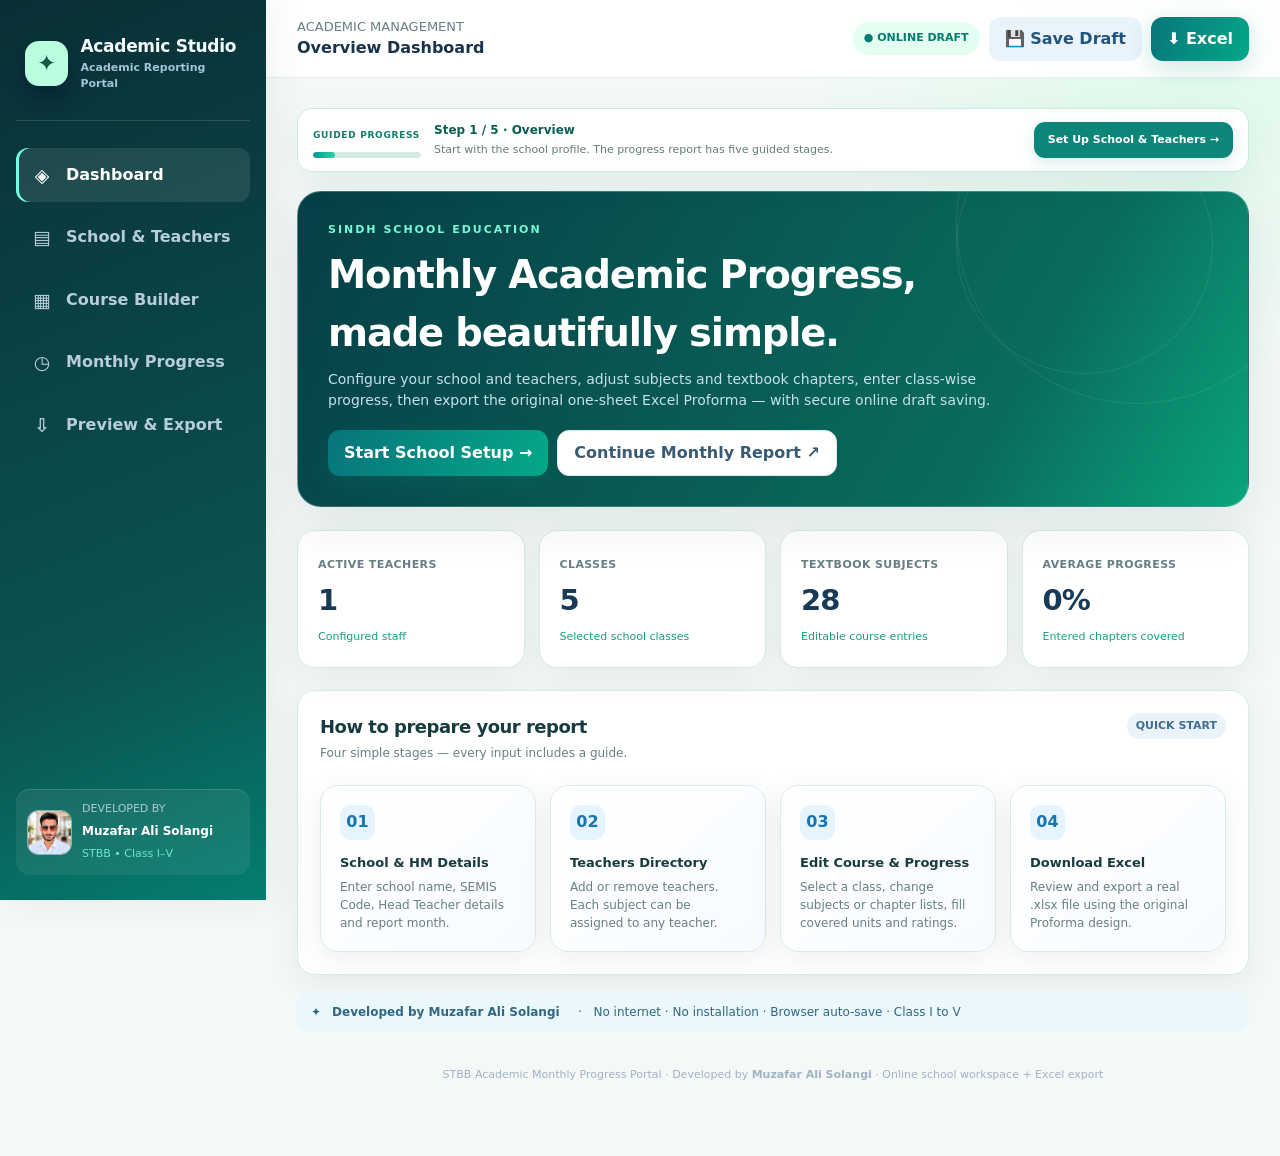
<file: MPR_Online_Editor.html>
<!doctype html>
<html lang="en">
<head>
<meta charset="utf-8"><meta name="viewport" content="width=device-width, initial-scale=1">
<title>Monthly Academic Progress Editor | STBB</title>
<style>
:root{--dark:#0b1830;--dark2:#122b44;--blue:#2388ed;--teal:#17a9a0;--ink:#1a2a43;--sub:#687b92;--line:#e4ebf2;--canvas:#f3f7fc;--white:#fff;--good:#129c7e;--shadow:0 15px 50px rgba(24,50,79,.10)}
*{box-sizing:border-box}html{scroll-behavior:smooth}body{margin:0;background:var(--canvas);color:var(--ink);font-family:Inter,'Segoe UI',system-ui,Arial,sans-serif;line-height:1.5}button,input,select,textarea{font:inherit}button{cursor:pointer}button:disabled{opacity:.38;cursor:not-allowed}input:focus,select:focus,textarea:focus{outline:3px solid #c7e4ff;border-color:#5ea7ed!important}a{text-decoration:none} .shell{display:flex;min-height:100vh}.sidebar{width:266px;background:linear-gradient(168deg,#0c1b35,#123656 75%,#114a57);color:#f4fbff;position:fixed;inset:0 auto 0 0;z-index:15;padding:25px 16px;display:flex;flex-direction:column}.brand{display:flex;align-items:center;gap:12px;padding:9px 9px 27px;border-bottom:1px solid #ffffff22}.emblem{background:linear-gradient(135deg,#25d5bb,#37a5fa);width:45px;height:45px;display:grid;place-items:center;border-radius:14px;box-shadow:0 12px 23px #0035;font-size:23px}.brand b{display:block;font-size:17px;letter-spacing:-.3px}.brand small{display:block;color:#a4c4d8;font-size:11px}.menu{display:grid;gap:8px;padding-top:27px}.nav{width:100%;border:0;border-radius:12px;background:transparent;color:#b7cddd;padding:13px 14px;display:flex;align-items:center;gap:12px;font-weight:650;text-align:left;transition:transform .22s,background .22s,color .22s}.nav:hover{background:#ffffff14;color:white;transform:translateX(4px)}.nav.active{color:#fff;background:linear-gradient(100deg,#1e91d8b0,#38d4ab47);box-shadow:inset 3px 0 #49e5c6}.ni{width:24px;text-align:center;font-size:19px}.sideBottom{margin-top:auto;border-top:1px solid #ffffff22;padding:17px 12px}.sideBottom span{display:block;font-size:11px;color:#abcbd5}.sideBottom strong{display:block;color:#ffffff;font-size:12px;margin-top:5px}.sideBottom em{color:#6ae4c6;font-style:normal;font-size:11px}.main{margin-left:266px;width:calc(100% - 266px);padding-bottom:42px}.top{position:sticky;top:0;background:#f9fcffed;backdrop-filter:blur(16px);border-bottom:1px solid #e5ecf3;min-height:78px;z-index:9;display:flex;align-items:center;justify-content:space-between;padding:14px 31px;gap:18px}.crumb{font-size:13px;color:var(--sub)}.crumb b{font-size:16px;color:#19334c;display:block}.topactions{display:flex;align-items:center;gap:9px}.pill{display:inline-flex;align-items:center;gap:7px;border-radius:99px;background:#e8faf4;color:#058d70;padding:7px 10px;font-weight:750;font-size:11px;white-space:nowrap}.btn{border:0;border-radius:12px;min-height:39px;padding:10px 16px;font-weight:700;display:inline-flex;align-items:center;gap:8px;justify-content:center;transition:transform .18s,box-shadow .2s}.btn:hover{transform:translateY(-1px)}.primary{color:#fff;background:linear-gradient(125deg,#177fcf,#12af9b);box-shadow:0 9px 20px #17a0aa2e}.secondary{color:#22557c;background:#e8f3fc}.outline{background:#fff;border:1px solid #dce8f1;color:#385b73}.danger{color:#c53f56;background:#fff0f2}.tiny{padding:6px 9px;min-height:30px;font-size:11px;border-radius:9px}.content{max-width:1380px;margin:auto;padding:30px 31px}.panel{display:none;animation:flipIn .5s cubic-bezier(.2,.8,.2,1)}.panel.show{display:block}@keyframes flipIn{from{opacity:0;transform:perspective(1100px) rotateX(5deg) translateY(18px)}to{opacity:1;transform:perspective(1100px) rotateX(0) translateY(0)}}@keyframes rise{from{opacity:0;transform:translateY(18px)}to{opacity:1;transform:translateY(0)}}.eyebrow{font-size:11px;text-transform:uppercase;letter-spacing:2px;color:#159b9a;font-weight:850}.h1{font-size:clamp(23px,3vw,34px);letter-spacing:-1.2px;margin:5px 0 9px}.lead{color:var(--sub);font-size:14px;max-width:800px;margin:0 0 26px}.hero{background:linear-gradient(116deg,#0c2340,#14456a 64%,#107c79);color:white;border-radius:24px;padding:32px 33px;position:relative;overflow:hidden;box-shadow:var(--shadow);margin-bottom:23px}.hero::before,.hero::after{content:'';position:absolute;border:1px solid #ffffff17;border-radius:50%;width:360px;height:360px;right:-70px;top:-150px}.hero::after{width:255px;height:255px;right:35px;top:-75px}.hero h1{font-size:clamp(25px,3vw,34px);max-width:680px;letter-spacing:-1px;margin:8px 0}.hero p{max-width:670px;color:#c4e1ed;font-size:14px;margin:0 0 19px}.heroRow{display:flex;flex-wrap:wrap;gap:9px}.hero .btn{position:relative;z-index:1}.metrics{display:grid;grid-template-columns:repeat(4,minmax(0,1fr));gap:14px;margin-bottom:22px}.metric{background:#fff;border:1px solid var(--line);border-radius:17px;padding:20px;box-shadow:0 5px 20px #17314a08}.metric small{font-size:11px;letter-spacing:.4px;color:var(--sub);font-weight:700}.metric strong{display:block;font-size:29px;letter-spacing:-1px;color:#173a58;margin-top:4px}.metric em{font-style:normal;color:#159f83;font-size:11px}.card{background:white;border:1px solid var(--line);border-radius:18px;padding:22px;box-shadow:0 4px 18px #15304b08;margin-bottom:17px}.cardhead{display:flex;justify-content:space-between;align-items:flex-start;gap:12px;margin-bottom:19px;flex-wrap:wrap}.cardhead h3{font-size:18px;letter-spacing:-.5px;margin:0}.muted{color:var(--sub);font-size:12px;margin:4px 0}.steps{display:grid;grid-template-columns:repeat(4,minmax(0,1fr));gap:14px}.step{border:1px solid #e1edf2;background:linear-gradient(140deg,#fff,#f7fbff);border-radius:16px;padding:19px;transition:transform .3s,box-shadow .2s}.step:hover{transform:perspective(500px) rotateY(-4deg) translateY(-5px);box-shadow:0 15px 30px #15325318}.num{background:#e6f4ff;color:#1774b2;display:inline-grid;place-items:center;width:35px;height:35px;border-radius:11px;font-weight:800;margin-bottom:13px}.step b{display:block;font-size:13px}.step p{font-size:12px;color:var(--sub);margin:6px 0 0}.grid2{display:grid;grid-template-columns:repeat(2,minmax(0,1fr));gap:15px}.grid3{display:grid;grid-template-columns:repeat(3,minmax(0,1fr));gap:15px}.field{display:flex;flex-direction:column;gap:6px;margin-bottom:10px;min-width:0}.field label{font-size:12px;font-weight:770;color:#2e4f6b}.field input,.field select,.field textarea,.inlineInput{border:1px solid #d8e5f1;border-radius:10px;background:#fbfdff;color:#223b51;padding:11px 12px;width:100%;min-width:0;outline:0;transition:border .2s,box-shadow .2s}.field textarea{min-height:75px;resize:vertical}.tip{font-size:11px;color:#8394a8;line-height:1.4}.sectionbar{display:flex;justify-content:space-between;gap:15px;align-items:center;margin-bottom:17px;flex-wrap:wrap}.tag{border-radius:20px;padding:5px 9px;font-size:11px;background:#eaf3fa;color:#406d91;font-weight:750}.teacher{border:1px solid #dfeaf3;border-radius:15px;padding:16px;margin-bottom:11px;background:#fbfdff;animation:rise .3s ease}.teacherTop{display:flex;justify-content:space-between;align-items:center;margin-bottom:11px}.teacherTop b{font-size:13px}.teacherNumber{display:inline-flex;align-items:center;justify-content:center;background:#d8f6ee;color:#13876f;border-radius:9px;padding:5px 9px;margin-right:7px}.classes{display:flex;gap:10px;flex-wrap:wrap;margin-bottom:20px}.grade{background:white;border:1px solid #d7e5ed;color:#51718c;padding:12px 18px;border-radius:13px;font-weight:800;box-shadow:0 2px 7px #00000005;transition:all .22s}.grade.active{color:white;background:linear-gradient(120deg,#2489da,#17a9a0);border-color:#42ade3;box-shadow:0 9px 23px #2789d52e;transform:translateY(-2px)}.subject{border:1px solid #dae7f1;border-radius:15px;margin-bottom:12px;background:#fff;overflow:hidden}.subjectMain{padding:15px 16px;display:flex;gap:12px;justify-content:space-between;align-items:center;flex-wrap:wrap}.subjectMain b{font-size:14px}.subjectMain small{font-size:11px;color:var(--sub)}.submeta{display:flex;gap:9px;align-items:center;flex-wrap:wrap}.subdetails{padding:15px;background:#f6fafd;border-top:1px solid #e1eef3;animation:flipIn .27s}.chapterrow{display:flex;gap:9px;align-items:center;margin:8px 0}.chapterrow .count{flex:0 0 31px;text-align:center;color:#6992ab;font-weight:800;font-size:12px}.chapterrow input{flex:1}.chapterrows{max-height:320px;overflow:auto;padding-right:4px}.strip{display:flex;gap:11px;align-items:center;flex-wrap:wrap;padding:11px 14px;background:#eaf8fb;color:#316781;border-radius:12px;font-size:12px;margin-bottom:15px}.rowList{display:grid;gap:12px}.progressItem{background:#fff;border:1px solid #dde8f0;border-radius:15px;overflow:hidden}.progressTop{display:flex;align-items:center;gap:11px;padding:15px;justify-content:space-between;flex-wrap:wrap}.progressBadge{font-size:10px;background:#e9f3fd;color:#2974b2;padding:6px 9px;border-radius:9px;font-weight:900}.track{width:150px;height:7px;background:#e6eff6;border-radius:99px;overflow:hidden}.track>i{display:block;height:100%;border-radius:99px;background:linear-gradient(90deg,#2a91e6,#19c6a3);transition:width .5s}.progressDetails{border-top:1px solid #e6eef5;background:#fafdff;padding:18px;animation:flipIn .25s}.progressTitle{display:flex;align-items:center;gap:10px}.progressTitle b{font-size:14px}.progressTitle small{display:block;color:var(--sub);font-size:11px}.bigstat{font-size:13px;font-weight:800;color:#24799d}.scroll{overflow:auto;border:1px solid #e0e8f0;border-radius:13px}.sheet{border-collapse:collapse;width:100%;min-width:1600px;font-size:11px}.sheet th{position:sticky;top:0;background:#194567;color:white;padding:13px 10px;white-space:normal;min-width:105px}.sheet td{border:1px solid #dfebf1;padding:10px;vertical-align:middle}.sheet tr:nth-child(even){background:#f8fbff}.sheet tr:hover{background:#e9f8ff}.notice{border-left:4px solid #ffbf62;background:#fff8e8;border-radius:9px;padding:11px 15px;font-size:12px;color:#896128}.empty{text-align:center;padding:38px;color:#8da1b3}.toast{position:fixed;bottom:20px;right:24px;background:#122d45;color:white;box-shadow:0 15px 45px #0018;border-radius:12px;padding:13px 18px;z-index:99;font-size:12px;transform:translateY(100px);opacity:0;transition:.35s}.toast.show{opacity:1;transform:translateY(0)}.footnote{text-align:center;font-size:11px;color:#a0b2c4;padding:20px 0 0}.kbd{font-size:11px;font-weight:700;color:#2d85a3;background:#e8f7ff;padding:2px 6px;border-radius:5px}input[type=number]{font-variant-numeric:tabular-nums} .miniSelect{border:1px solid #d9e9ee;border-radius:9px;background:white;color:#486178;padding:8px;font-size:12px}.noPad{padding:0!important} .summary{display:flex;gap:11px;align-items:center;flex-wrap:wrap}.collapse{display:none!important}.wide{grid-column:1/-1}
@media(max-width:1120px){.metrics{grid-template-columns:repeat(2,1fr)}.steps{grid-template-columns:repeat(2,1fr)}}@media(max-width:840px){.sidebar{width:76px;padding:20px 7px}.brand{justify-content:center}.brand strong,.brand small,.nav .txt,.sideBottom{display:none!important}.emblem{width:48px}.nav{justify-content:center;padding:12px 0}.nav .ni{font-size:23px}.main{margin-left:76px;width:calc(100% - 76px)}.top,.content{padding-left:16px;padding-right:16px}}@media(max-width:580px){.grid2,.grid3,.steps,.metrics{grid-template-columns:1fr}.top{min-height:64px}.top .pill{display:none}.top .btn{padding:8px 10px;font-size:11px}.hero{padding:25px 20px}.card{padding:17px}.progressTop{gap:7px}.track{width:70px}}

:root{--dark:#062a31;--dark2:#17454b;--blue:#008e86;--teal:#00af9d;--ink:#183b3e;--sub:#677f85;--line:#dceae6;--canvas:#f4f9f7;--good:#078b76}
body{background:radial-gradient(ellipse at 93% 0%,#dcfae9,transparent 24%),#f4f9f7}
.sidebar{background:linear-gradient(158deg,#092f35,#0b5350 70%,#047e6f);box-shadow:8px 0 34px #022d1d10}
.emblem{background:#b9ffdf;color:#175845}.nav.active{background:#ffffff18;box-shadow:inset 3px 0 #71ffe1}
.top{background:#ffffffed}.card,.metric,.step{border:1px solid #dbeae4;border-radius:18px;box-shadow:0 7px 30px #163e2c14}
.hero{background:linear-gradient(120deg,#063e47,#0a6c5b 74%,#0aa47e);border:1px solid #d1fff839;padding:30px;min-height:275px}
.hero h1{font-size:clamp(28px,3vw,41px);letter-spacing:-1.1px}.primary{background:linear-gradient(115deg,#08747b,#04a888);box-shadow:0 7px 24px #008d7a33}
.sideBottom{display:flex!important;gap:10px;align-items:center;background:#ffffff12;border-radius:14px;padding:11px}
.sideBottom img{width:45px;height:45px;object-fit:cover;border-radius:11px;border:1px solid #fff7}
#onlineSyncStatus{font-size:11px;color:#007d6e;background:#e2fff1;border-radius:999px;padding:8px 11px;font-weight:800}
@media(max-width:840px){.sideBottom{display:none!important}}

/* Read-only original Proforma preview embedded in the school dashboard. */
body.mpr-preview-only{background:#fff!important;font-family:Inter,"Segoe UI",system-ui,sans-serif}
body.mpr-preview-only .sidebar,body.mpr-preview-only .top,body.mpr-preview-only .footnote,body.mpr-preview-only #printPreview,body.mpr-preview-only #mainExport,body.mpr-preview-only #toast{display:none!important}
body.mpr-preview-only .main{width:100%!important;margin:0!important;padding:0!important}
body.mpr-preview-only .content{padding:12px!important;max-width:100%!important}
body.mpr-preview-only #export>.eyebrow,body.mpr-preview-only #export>.h1,body.mpr-preview-only #export>.lead,body.mpr-preview-only #export>.notice{display:none!important}
body.mpr-preview-only #export>.card{box-shadow:none!important;border:0!important;margin:0!important;padding:6px!important}
body.mpr-preview-only #export .scroll{max-width:100%;overflow-x:auto;-webkit-overflow-scrolling:touch}
body.mpr-preview-only #export table{min-width:970px}
body.mpr-preview-only #export .cardhead{padding:5px;margin-bottom:10px}
body.mpr-preview-only #export .cardhead h3{font-size:16px}
body.mpr-preview-only .panel{animation:none!important}
@media(max-width:600px){body.mpr-preview-only .content{padding:5px!important}body.mpr-preview-only #export>.card{padding:0!important}}
</style><link rel="stylesheet" href="editor-ux.css?v=3">
</head>
<body>
<div class="shell"><aside class="sidebar">
<div class="brand"><span class="emblem">✦</span><strong><b>Academic Studio</b><small>Academic Reporting Portal</small></strong></div>
<div class="menu">
<button class="nav active" data-page="home"><span class="ni">◈</span><span class="txt">Dashboard</span></button>
<button class="nav" data-page="school"><span class="ni">▤</span><span class="txt">School & Teachers</span></button>
<button class="nav" data-page="course"><span class="ni">▦</span><span class="txt">Course Builder</span></button>
<button class="nav" data-page="progress"><span class="ni">◷</span><span class="txt">Monthly Progress</span></button>
<button class="nav" data-page="export"><span class="ni">⇩</span><span class="txt">Preview & Export</span></button>
</div><div class="sideBottom"><img src="[data-uri]" alt="Developer portrait"><div><span>DEVELOPED BY</span><strong>Muzafar Ali Solangi</strong><em>STBB • Class I–V</em></div></div>
</aside><div class="main"><div class="top"><div class="crumb">ACADEMIC MANAGEMENT <b id="crumbName">Overview Dashboard</b></div><div class="topactions"><span id="onlineSyncStatus">● ONLINE DRAFT</span><button class="btn secondary" id="saveNow">💾 Save Draft</button><button class="btn primary" id="topExport">⬇ Excel</button></div></div>
<div class="content">
<section id="home" class="panel show"><div class="hero"><div class="eyebrow" style="color:#76f9d4">SINDH SCHOOL EDUCATION</div><h1>Monthly Academic Progress,<br>made beautifully simple.</h1><p>Configure your school and teachers, adjust subjects and textbook chapters, enter class-wise progress, then export the original one-sheet Excel Proforma — with secure online draft saving.</p><div class="heroRow"><button class="btn primary" data-goto="school">Start School Setup →</button><button class="btn outline" data-goto="progress">Continue Monthly Report ↗</button></div></div><div class="metrics" id="metrics"></div><div class="card"><div class="cardhead"><div><h3>How to prepare your report</h3><p class="muted">Four simple stages — every input includes a guide.</p></div><span class="tag">QUICK START</span></div><div class="steps"><div class="step"><span class="num">01</span><b>School & HM Details</b><p>Enter school name, SEMIS Code, Head Teacher details and report month.</p></div><div class="step"><span class="num">02</span><b>Teachers Directory</b><p>Add or remove teachers. Each subject can be assigned to any teacher.</p></div><div class="step"><span class="num">03</span><b>Edit Course & Progress</b><p>Select a class, change subjects or chapter lists, fill covered units and ratings.</p></div><div class="step"><span class="num">04</span><b>Download Excel</b><p>Review and export a real .xlsx file using the original Proforma design.</p></div></div></div><div class="strip">✦ <b>Developed by Muzafar Ali Solangi</b> &nbsp; · &nbsp; No internet · No installation · Browser auto-save · Class I to V</div></section>
<section id="school" class="panel"><span class="eyebrow">STEP 01 · INSTITUTION DETAILS</span><h1 class="h1">School & Staff Setup</h1><p class="lead">Create your school profile and teacher directory. Each field has a short guide for correct entry.</p><div class="card"><div class="cardhead"><h3>School Information</h3><span class="tag">Required for Excel header</span></div><div class="grid2" id="schoolFields"></div></div><div class="card"><div class="cardhead"><div><h3>Teaching Staff</h3><p class="muted">Use + Add Teacher to create staff profiles; assign them in Monthly Progress.</p></div><button class="btn primary" id="addTeacher">＋ Add Teacher</button></div><div id="teacherList"></div></div><div class="summary"><button class="btn primary" data-goto="course">Next: Manage Textbooks →</button></div></section>
<section id="course" class="panel"><span class="eyebrow">STEP 02 · CLASS-WISE TEXTBOOKS</span><h1 class="h1">Editable Course Builder</h1><p class="lead">Select Class I–V. All chapters/lessons can be renamed, added or removed. Total count updates the Excel automatically. Class III–V approved totals are preloaded.</p><div id="courseGrades" class="classes"></div><div class="sectionbar"><div><strong id="courseTitle">Class V · Subjects</strong><p class="muted">Click “Edit lessons” to open this subject’s list.</p></div><button class="btn secondary" id="addSubject">＋ Add Subject</button></div><div id="subjectList"></div><div class="summary"><button class="btn primary" data-goto="progress">Next: Monthly Progress →</button></div></section>
<section id="progress" class="panel"><span class="eyebrow">STEP 03 · FORMATIVE ASSESSMENT</span><h1 class="h1">Monthly Progress Entries</h1><p class="lead">For each book, enter chapters completed before this month and during the current month. Remaining chapters and completion percentage update automatically.</p><div class="strip"><b>Guide:</b> Previous months + current month must not exceed total units. Ratings are user-entered; check them against actual class records before submission.</div><div class="sectionbar"><div id="progressGrades" class="classes" style="margin:0"></div><button class="btn outline" data-goto="export">Preview Report ↗</button></div><div id="progressRows" class="rowList"></div></section>
<section id="export" class="panel"><span class="eyebrow">STEP 04 · EXACT PROFORMA LAYOUT</span><h1 class="h1">Live Excel Preview</h1><p class="lead">Exports one genuine Excel workbook with a single sheet named “Proforma”, keeping the original master headings, cell formatting and report structure.</p><div class="card"><div class="cardhead"><div><h3 id="previewSchool">School Report</h3><p class="muted" id="previewDate"></p></div><div class="summary"><button class="btn outline" id="printPreview">⎙ Print Preview</button><button class="btn primary" id="mainExport">⬇ Export Excel (.xlsx)</button></div></div><div class="scroll"><table class="sheet" id="previewTable"></table></div></div><div class="notice">This portal contains initial example progress values from the supplied school workbook. Please review and replace any example data with actual teacher and classroom records before official submission.</div></section>
<div class="footnote">STBB Academic Monthly Progress Portal · Developed by <b>Muzafar Ali Solangi</b> · Online school workspace + Excel export</div>
</div></div></div><div id="toast" class="toast" role="status"></div>
<script>
'use strict';
// All resources and the genuine Proforma Excel template are embedded here. No network requests.
const XLSX_PARTS = {"xl/workbook.xml":"[base64]","xl/styles.xml":"[base64]","xl/theme/theme1.xml":"[base64]","xl/sharedStrings.xml":"[base64]","xl/worksheets/sheet1.xml":"[base64]","_rels/.rels":"77u/[base64]","xl/_rels/workbook.xml.rels":"77u/[base64]","[Content_Types].xml":"77u/[base64]"};
const ORIGINAL_PROGRESS = {"V|English":{"previous":1,"current":1,"notebook":70,"cleanliness":"Good","feedback":"Good","suggestion":"Suggested: oral reading, short writing and a unit quiz."},"V|Sindhi Reader":{"previous":5,"current":3,"notebook":80,"cleanliness":"Good","feedback":"Fair","suggestion":"Suggested: reading fluency, dictation and weekly copy check."},"V|Mathematics":{"previous":2,"current":1,"notebook":50,"cleanliness":"Good","feedback":"Fair","suggestion":"Suggested: daily sums, tables practice and short oral test."},"V|General Science":{"previous":2,"current":1,"notebook":60,"cleanliness":"Good","feedback":"Very Good","suggestion":"Suggested: diagram/activity-based revision and concept quiz."},"V|Social Studies":{"previous":2,"current":1,"notebook":70,"cleanliness":"Good","feedback":"Fair","suggestion":"Suggested: maps, topic recaps and class discussion."},"V|Asan Urdu":{"previous":4,"current":2,"notebook":80,"cleanliness":"Good","feedback":"Good","suggestion":"Suggested: reading, vocabulary practice and dictation."},"V|Islamiat":{"previous":1,"current":1,"notebook":50,"cleanliness":"Good","feedback":"Good","suggestion":"Suggested: recitation, lesson review and oral assessment."},"IV|English":{"previous":1,"current":1,"notebook":60,"cleanliness":"Good","feedback":"Good","suggestion":"Suggested: oral reading, short writing and a unit quiz."},"IV|Sindhi Reader":{"previous":5,"current":3,"notebook":70,"cleanliness":"Good","feedback":"Fair","suggestion":"Suggested: reading fluency, dictation and weekly copy check."},"IV|Mathematics":{"previous":1,"current":1,"notebook":80,"cleanliness":"Good","feedback":"Good","suggestion":"Suggested: daily sums, tables practice and short oral test."},"IV|General Science":{"previous":2,"current":1,"notebook":50,"cleanliness":"Good","feedback":"Fair","suggestion":"Suggested: diagram/activity-based revision and concept quiz."},"IV|Social Studies":{"previous":2,"current":1,"notebook":60,"cleanliness":"Good","feedback":"Very Good","suggestion":"Suggested: maps, topic recaps and class discussion."},"IV|Asan Urdu":{"previous":4,"current":2,"notebook":70,"cleanliness":"Good","feedback":"Good","suggestion":"Suggested: reading, vocabulary practice and dictation."},"IV|Islamiat":{"previous":1,"current":1,"notebook":80,"cleanliness":"Good","feedback":"Very Good","suggestion":"Suggested: recitation, lesson review and oral assessment."},"III|English":{"previous":1,"current":1,"notebook":50,"cleanliness":"Good","feedback":"Very Good","suggestion":"Suggested: oral reading, short writing and a unit quiz."},"III|Sindhi Reader":{"previous":6,"current":3,"notebook":60,"cleanliness":"Good","feedback":"Fair","suggestion":"Suggested: reading fluency, dictation and weekly copy check."},"III|Mathematics":{"previous":1,"current":1,"notebook":70,"cleanliness":"Good","feedback":"Fair","suggestion":"Suggested: daily sums, tables practice and short oral test."},"III|General Knowledge":{"previous":2,"current":1,"notebook":80,"cleanliness":"Good","feedback":"Very Good","suggestion":"Suggested: picture-based Q&A and topic revision."},"III|Asan Urdu":{"previous":5,"current":3,"notebook":50,"cleanliness":"Good","feedback":"Very Good","suggestion":"Suggested: reading, vocabulary practice and dictation."},"III|Islamiat":{"previous":1,"current":1,"notebook":60,"cleanliness":"Good","feedback":"Very Good","suggestion":"Suggested: recitation, lesson review and oral assessment."},"II|English":{"previous":1,"current":1,"notebook":70,"cleanliness":"Good","feedback":"Fair","suggestion":"Suggested: oral reading, short writing and a unit quiz."},"II|Sindhi Reader":{"previous":1,"current":1,"notebook":80,"cleanliness":"Good","feedback":"Fair","suggestion":"Suggested: reading fluency, dictation and weekly copy check."},"II|Mathematics":{"previous":0,"current":0,"notebook":50,"cleanliness":"Good","feedback":"Good","suggestion":"Suggested: daily sums, tables practice and short oral test."},"II|General Science":{"previous":0,"current":0,"notebook":60,"cleanliness":"Good","feedback":"Good","suggestion":"Suggested: diagram/activity-based revision and concept quiz."},"II|Social Studies":{"previous":0,"current":0,"notebook":70,"cleanliness":"Good","feedback":"Fair","suggestion":"Suggested: maps, topic recaps and class discussion."},"II|Islamiat":{"previous":0,"current":1,"notebook":80,"cleanliness":"Good","feedback":"Good","suggestion":"Suggested: recitation, lesson review and oral assessment."},"I|English":{"previous":0,"current":1,"notebook":50,"cleanliness":"Good","feedback":"Good","suggestion":"Suggested: oral reading, short writing and a unit quiz."},"I|Sindhi Reader":{"previous":1,"current":1,"notebook":60,"cleanliness":"Good","feedback":"Very Good","suggestion":"Suggested: reading fluency, dictation and weekly copy check."},"I|Mathematics":{"previous":0,"current":1,"notebook":70,"cleanliness":"Good","feedback":"Very Good","suggestion":"Suggested: daily sums, tables practice and short oral test."}};
const STORE_KEY='stbb-monthly-progress-portal-v3';
const GRADE_ROMAN={1:'I',2:'II',3:'III',4:'IV',5:'V',6:'VI',7:'VII',8:'VIII',9:'IX',10:'X',11:'XI',12:'XII'};
const SCHOOL_FIELDS=[['schoolName','School Name','Full school name as shown in SEMIS record.','GBPS MUHAMMAD USMAN KORAI'],['semis','SEMIS Code','Enter your official 9-digit school SEMIS code.','416030386'],['hmName','Head Master / Head Mistress Name','Enter head of institution’s name for header and signature.','Muzafar Ali'],['hmDesignation','Head Designation','Used in the signature block of the exported proforma.','HEAD MASTER'],['month','Reporting Month','Choose the academic month being reported.','October'],['year','Reporting Year','Enter four-digit reporting year.','2026']];
const BOOKS = {
 5:[['Sindhi Reader',29,[]],['Asan Urdu',25,['حمد','خاتم النبیین ﷺ کی سیرت طیبہ','نعت','حضرت فاطمہ الزہرا رضی اللہ عنہا','کھیتوں کا لباس','محنت کی عظمت','یوم آزادی','ہمارا پرچم','کہانی ایک جھیل کی','عید الاضحیٰ','بس کا سفر','حفظان صحت','پہیلیاں اور لطائف','ہم سب پاکستانی ہیں','کالی گھٹا','سندھ کی ثقافت','ہے زندگی کا مقصد اوروں کے کام آنا','استاد محترم کو میرا سلام کہنا','اچھے رویے','بھائی بھلکڑ','حمل جھیل کی سیر','ہماری گائے','روزمرہ سائنس','راشد منہاس شہید','دعا']],['English',5,['Helping Others','Responsibility','Importance of Female Education','Truthfulness','My Country']],['Mathematics',9,['Numbers and Arithmetic Operations','HCF and LCM','Fractions','Decimals and Percentages','Distance, Time and Temperature','Unitary Method','Geometry','Perimeter and Area','Information Handling']],['General Science',10,['جاندارن جي درجه بندي','خوردبيني جاندار','ٻج، انهن جي بناوت ۽ ڦٽڻ','ماحول جي آلودگي','مادو ۽ ان جي حالتن جي تبديلي','زور ۽ مشينون','روشني ۽ ان جون خاصيتون','بجلي ۽ مقناطيسيت','مٽي','اسان جو شمسي نظام']],['Social Studies',13,['ڌرتيءَ جو گولو ۽ نقشن جي مهارت','پاڪستان ۽ دنيا جا طبعي ڀاڱا','آبهوا','اسان تاريخ جو اڀياس ڇو ٿا ڪريون؟','آزاديءَ لاءِ جدوجهد','پاڪستان ۽ دنيا جي تاريخ جون اهم شخصيتون ۽ واقعا','ثقافت يا ڪلچر','مال اسباب، شيون ۽ خدمتون','ناتو ۽ انسان جي زندگيءَ جو ڪار وهنوار','ڄاڻ ۽ معلومات جا ذريعا','انساني قدر ۽ سماجي زندگي','پاڪستان جو حڪومتي سرشتو','گڏيل ڪوششون ۽ نيون دريافتون']],['Islamiat',5,['القرآن الڪريم','عقيدا ۽ عبادتون','سيرتِ طيبه','اخلاق ۽ آداب','هدايت جا علمبردار ۽ اسلام جون مشهور شخصيتون']]],
 4:[['Sindhi Reader',30,[]],['Asan Urdu',21,['حمد','ہمارے پیارے نبی ﷺ','نعت','ہمارا وطن','ریل کا سفر','میٹھی عید','محنت سے چل رہے ہیں','میل جول','اچھی عادات','بھنبھور شہر کی سیر','محنت کا پھل','ڈاکٹر ادیب رضوی','ایک گائے اور بکری','موبائل','سندھ کی ثقافتی دستکاریاں','ڈاکٹر نبی بخش بلوچ','سامان کی حفاظت','لطیفے / بوجھو تو جانیں','آیا سبزی والا آیا','سردی کا موسم','سندھ کی تاریخی عمارات']],['English',5,['Health and Cleanliness','Safety','Children of Pakistan','Landforms','Taking Care of the Family']],['Mathematics',7,['Numbers and Arithmetic Operations','Factors and Multiples','Fractions','Decimals and Fractions','Measurement','Geometry','Information Handling']],['General Science',10,['Life Processes','Plants Structure and Function','Animal Structure and Function','Ecosystem – Adaptations','Matter and Its Characteristics','Forms of Energy and Its Transfer','Force and Simple Machines','Technology in Everyday Life','Earth and Its Resources','Earth in the Solar System']],['Social Studies',12,['گلوب ۽ نقشن بابت سکيا','سنڌ جي تاريخ','سنڌ جي ماڳن ۽ زمين جو هڪٻئي سان لاڳاپو','موسم','اسان جي رهڻي ڪهڻي','صوبي جي حڪومت','مواصلات جا ذريعا','ٻين سان گڏجي رهڻ','شيون ۽ خدمتون','نبي سڳورو حضرت محمد ﷺ','خلفاءِ راشدين','اسان جا سورما ۽ سورميون']],['Islamiat',5,['القرآن الڪريم','عقيدا ۽ عبادتون','سيرتِ طيبه','اخلاق ۽ آداب','هدايت جا علمبردار ۽ اسلام جون عظيم شخصيتون']]],
 3:[['Sindhi Reader',33,[]],['Asan Urdu',30,[]],['English',6,['Introduce Yourself / The Treasure','Health and Healthy Eating Habits','School Bus / Safety Measures','Pakistani Festivals','National Hero / Rashid Minhas','Bus Travel / Months of the Year']],['Mathematics',7,['Numbers','Arithmetic Operations','Fractions','Measurement','Time','Geometry','Information Handling']],['General Knowledge',12,['ڌرتي سڀني جاندارن جو گهر','جاندارن ۾ ايندڙ تبديليون','صحت ۽ تندرستي','جانورن ۽ جانورن جو کاڌو','اسان جا ذريعا','قدرتي وسيلا','ماضيءَ کي سمجهڻ','اختلافن کي سمجهڻ','سج جا اثر','ايجادون','مشينون ڪم آسان بڻائين ٿيون','دنيا کي محفوظ ۽ پرامن بڻائڻ']],['Islamiat',5,['قرآن مجيد ۽ حديث شريف','ايمانيات ۽ عبادات','سيرتِ طيبه ﷺ','اخلاق ۽ آداب','هدايت جا سرچشما']]],
 2:[['Sindhi Reader',5,[]],['English',8,['Alphabet, Sounds & Sight Words','Myself and My Family','Good Manners and Courtesy Words','My School and Classroom Objects','Colors, Shapes, and Numbers','Animals and Their Young Ones','Healthy Food and Hygiene','Simple Sentences & Action Words']],['Mathematics',8,['ڳڻپ ۽ اعداد','يڪايون ۽ ڏهايون','جمع ڪرڻ جو بنيادي عمل','تفريق جو عمل','ضرب جي شروعات','پئسا','زمان ۽ وقت','بنيادي جيوميٽري ۽ شڪليون']],['General Knowledge',8,['مان ۽ منهنجو جسم','اسان جو گهر، خاندان ۽ محلو','صحت، صفائي ۽ متوازن غذا','جاندار شيون','زمين، آسمان، سج، چنڊ ۽ موسمون','پاڻي ۽ هوا','پاڪستان ۽ قومي پرچم','ٽريفڪ ۽ روڊن تي حفاظت']]],
 1:[['Sindhi Reader',5,[]],['English',6,['Introduction to Alphabets and Sounds','Things Around Me','Family and Friends','Daily Actions','Modes of Transport and Traffic Rules','Love for Pakistan']],['Mathematics',6,['Concept of Whole Numbers','Number Operations','Measurement: Length and Mass','Money','Time and Date','Geometry']],['General Knowledge',9,['Our Beliefs','The Earth and the Sky','Myself','Family','Neighbourhood','Plants and Animals','Objects Around Us','The Weather and Seasons','Transportation']]]
};
const SUBJECT_SHORT={'Sindhi Reader':'Sindhi','English':'English','Mathematics':'Math','General Science':'Science','Social Studies':'SST','General Knowledge':'General Knowledge','Asan Urdu':'Asan Urdu','Islamiat':'Islamiyat'};
const SUBJ_GUIDE={'Sindhi Reader':'Read aloud, dictation and weekly notebook review.','Asan Urdu':'Practice oral reading, vocabulary and spelling.','English':'Oral communication, guided writing and unit quiz.','Mathematics':'Daily sums, word problems and tables practice.','General Science':'Activity-based understanding, diagrams and questioning.','Social Studies':'Maps, local examples and class discussion.','General Knowledge':'Picture-based learning and oral question-answer.','Islamiat':'Lesson revision, recitation and discussion of values.'};
const defaultState=()=>({schoolName:'GBPS MUHAMMAD USMAN KORAI',semis:'416030386',hmName:'Muzafar Ali',hmDesignation:'HEAD MASTER',month:'October',year:2026,teachers:[{id:'t1',name:'Muzafar Ali',pid:'11003087',designation:'PST (BPS-14)'}],books:Object.fromEntries(Object.entries(BOOKS).map(([grade,subjects])=>[grade,subjects.map(([name,n,titles])=>({id:grade+'_'+name.replaceAll(' ','_'),name,chapters:Array.from({length:n},(_,i)=>titles[i]||''),active:true,teacherId:'t1',...initProgress(grade,name,n)}))]))});
function initProgress(grade,name,total){return {previous:0,current:0,notebook:null,cleanliness:'',feedback:'',suggestion:''};}
function mergeSaved(data){let d=defaultState();if(!data||typeof data!=='object')return d;for(let key of ['schoolName','semis','hmName','hmDesignation','month','year'])if(data[key]!=null)d[key]=data[key];if(Array.isArray(data.teachers)&&data.teachers.length)d.teachers=data.teachers.filter(t=>t&&t.id);if(data.books&&typeof data.books==='object'){d.books={};for(let g of [1,2,3,4,5,6,7,8,9,10,11,12])if(Array.isArray(data.books[g]))d.books[g]=data.books[g];}return d;}
let state=(()=>{try{if(window.parent!==window)return defaultState();return mergeSaved(JSON.parse(localStorage.getItem(STORE_KEY)||'null'))}catch{return defaultState()}})(),page='home',currentGrade=5,progressGrade=5,expandedSubject='',expandedProgress='';
const $=sel=>document.querySelector(sel); const $$=sel=>[...document.querySelectorAll(sel)];
const esc=t=>String(t??'').replace(/[&<>"']/g,c=>({'&':'&amp;','<':'&lt;','>':'&gt;','"':'&quot;',"'":'&#39;'}[c]));
const num=x=>Math.max(0,Math.floor(Number(x)||0)); const getBooks=g=>state.books[g]||[]; const activeBooks=()=>[12,11,10,9,8,7,6,5,4,3,2,1].flatMap(g=>getBooks(g).filter(b=>b.active).map(b=>({grade:g,...b})));
const remain=b=>Math.max(0,b.chapters.length-num(b.previous)-num(b.current));const completion=b=>b.chapters.length?Math.min(100,Math.round((num(b.previous)+num(b.current))/b.chapters.length*100)):0;
function save(silent=true){try{if(window.parent!==window)window.parent.postMessage({type:"mpr-save",state},"*");if(window.parent===window)localStorage.setItem(STORE_KEY,JSON.stringify(state));if(!silent)toast('Report saved in this browser for offline use.')}catch{toast('Browser storage unavailable. Excel export still works.')}}
function toast(msg){let el=$('#toast');el.textContent=msg;el.classList.add('show');clearTimeout(toast.timer);toast.timer=setTimeout(()=>el.classList.remove('show'),3100)}
function navigate(next){page=next;$$('.panel').forEach(el=>el.classList.toggle('show',el.id===next));$$('.nav').forEach(el=>el.classList.toggle('active',el.dataset.page===next));$('#crumbName').textContent={home:'Overview Dashboard',school:'School & Teachers',course:'Course Builder',progress:'Monthly Progress',export:'Preview & Excel Export'}[next];render();window.scrollTo({top:0,behavior:'smooth'})}
function render(){if(page==='home')renderHome();if(page==='school'){renderSchool();if(window.parent!==window)document.querySelectorAll('[data-school=\"semis\"],[data-school=\"schoolName\"],[data-school=\"month\"],[data-school=\"year\"]').forEach(el=>{el.disabled=true;el.title='Managed in school account and reporting month picker';});}if(page==='course')renderCourse();if(page==='progress')renderProgress();if(page==='export')renderPreview();}
function renderHome(){let all=activeBooks(),tc=all.reduce((x,b)=>x+b.chapters.length,0),done=all.reduce((x,b)=>x+Math.min(b.chapters.length,num(b.previous)+num(b.current)),0);$('#metrics').innerHTML=[["ACTIVE TEACHERS",state.teachers.length,"Configured staff"],["CLASSES",new Set(all.map(x=>x.grade)).size,"Selected school classes"],["TEXTBOOK SUBJECTS",all.length,"Editable course entries"],["AVERAGE PROGRESS",tc?Math.round(done/tc*100)+'%':'0%',"Entered chapters covered"]].map(([h,v,n])=>`<div class="metric"><small>${h}</small><strong>${esc(v)}</strong><em>${esc(n)}</em></div>`).join('')}
function renderSchool(){let html=SCHOOL_FIELDS.map(([key,label,help,placeholder])=>`<div class="field"><label for="f-${key}">${esc(label)}</label>${key==='month'?`<select id="f-month" data-school="month">${['January','February','March','April','May','June','July','August','September','October','November','December'].map(m=>`<option ${m===state.month?'selected':''}>${m}</option>`).join('')}</select>`:`<input id="f-${key}" ${key==='year'?'type="number" min="2020" max="2100"':'type="text"'} value="${esc(state[key])}" placeholder="${esc(placeholder)}" data-school="${key}">`}<div class="tip">ⓘ ${esc(help)}</div></div>`).join('');$('#schoolFields').innerHTML=html;$('#teacherList').innerHTML=state.teachers.map((t,i)=>`<div class="teacher"><div class="teacherTop"><b><span class="teacherNumber">${i+1}</span> Teacher Profile</b><button class="btn tiny danger" data-remove-teacher="${esc(t.id)}" ${state.teachers.length===1?'disabled title="At least one teacher is required"':''}>✕ Remove</button></div><div class="grid3"><div class="field"><label>Name</label><input value="${esc(t.name)}" data-teacher="${esc(t.id)}" data-tkey="name" placeholder="Teacher full name"><div class="tip">ⓘ As per official staff record.</div></div><div class="field"><label>PID No.</label><input value="${esc(t.pid)}" data-teacher="${esc(t.id)}" data-tkey="pid" placeholder="e.g. 11003087"><div class="tip">ⓘ Teacher’s personal ID.</div></div><div class="field"><label>Designation / BPS</label><input value="${esc(t.designation)}" data-teacher="${esc(t.id)}" data-tkey="designation" placeholder="e.g. PST (BPS-14)"><div class="tip">ⓘ E.g. PST (BPS-14), JEST, HST.</div></div></div></div>`).join('')}
function gradeTabs(id,value,fn){$(id).innerHTML=[8,7,6,5,4,3,2,1].map(g=>`<button class="grade ${g===value?'active':''}" data-${fn}="${g}">Class ${GRADE_ROMAN[g]}</button>`).join('')}
function renderCourse(){gradeTabs('#courseGrades',currentGrade,'course-grade');$('#courseTitle').textContent='Class '+GRADE_ROMAN[currentGrade]+' · '+getBooks(currentGrade).filter(b=>b.active).length+' active subjects';$('#subjectList').innerHTML=getBooks(currentGrade).map(b=>{let open=expandedSubject===b.id;return `<div class="subject"><div class="subjectMain"><div><b>📖 ${esc(b.name)}</b> <span class="tag">${b.chapters.length} chapters / units</span><div><small>${b.active?'Included in report':'Excluded from report'}</small></div></div><div class="submeta"><label class="tip"><input type="checkbox" data-book-toggle="${esc(b.id)}" ${b.active?'checked':''}> Include</label><button class="btn tiny secondary" data-edit-book="${esc(b.id)}">${open?'▴ Close':'✎ Edit lessons'}</button><button class="btn tiny danger" data-del-book="${esc(b.id)}">Remove</button></div></div>${open?`<div class="subdetails"><div class="grid2"><div class="field"><label>Subject / Book Name</label><input value="${esc(b.name)}" data-bookname="${esc(b.id)}"><div class="tip">ⓘ Rename for your school’s textbook.</div></div><div class="field"><label>Total Chapters / Units</label><input type="number" min="0" max="250" value="${b.chapters.length}" data-count="${esc(b.id)}"><div class="tip">ⓘ Changing total adds/removes editable chapter rows.</div></div></div><div class="sectionbar"><b>Editable Chapter / Lesson List</b><button class="btn tiny secondary" data-add-chapter="${esc(b.id)}">＋ Add Chapter</button></div><div class="chapterrows">${b.chapters.map((title,i)=>`<div class="chapterrow"><span class="count">${i+1}</span><input data-chapter="${esc(b.id)}" data-index="${i}" value="${esc(title)}" placeholder="Enter chapter / lesson ${i+1} title" title="Enter the exact title from the book’s table of contents"><button class="btn tiny danger" title="Remove this chapter" data-remove-chapter="${esc(b.id)}" data-index="${i}">✕</button></div>`).join('')||'<p class="muted">No chapters yet. Add one above.</p>'}</div><div class="tip">ⓘ Blank titles are editable placeholders for textbook contents not yet recorded. They still count as chapters in the monthly totals.</div></div>`:''}</div>`}).join('')}
function findBook(g,id){return getBooks(g).find(b=>b.id===id)}
function renderProgress(){gradeTabs('#progressGrades',progressGrade,'progress-grade');let subjects=getBooks(progressGrade).filter(b=>b.active);$('#progressRows').innerHTML=subjects.map(b=>{let open=expandedProgress===b.id,percent=completion(b);return `<div class="progressItem"><div class="progressTop"><div class="progressTitle"><span class="progressBadge">CLASS ${GRADE_ROMAN[progressGrade]}</span><div><b>${esc(b.name)}</b><small>${b.chapters.length} total · ${num(b.previous)} previous · ${num(b.current)} this month · ${remain(b)} remaining</small></div></div><div class="summary"><div class="track"><i style="width:${percent}%"></i></div><span class="bigstat">${percent}%</span><button class="btn tiny secondary" data-progress-open="${esc(b.id)}">${open?'▴ Close':'✎ Enter Data'}</button></div></div>${open?`<div class="progressDetails"><div class="grid3"><div class="field"><label>Teacher Responsible</label><select data-assigned="${esc(b.id)}">${state.teachers.map(t=>`<option value="${esc(t.id)}" ${b.teacherId===t.id?'selected':''}>${esc(t.name)} — ${esc(t.designation)}</option>`).join('')}</select><div class="tip">ⓘ Assign one teacher to this class/subject.</div></div><div class="field"><label>Chapters Covered Previously</label><input type="number" min="0" max="${b.chapters.length}" value="${num(b.previous)}" data-bfield="previous" data-bid="${esc(b.id)}"><div class="tip">ⓘ Total covered up to last month.</div></div><div class="field"><label>Chapters Covered This Month</label><input type="number" min="0" max="${b.chapters.length-num(b.previous)}" value="${num(b.current)}" data-bfield="current" data-bid="${esc(b.id)}"><div class="tip">ⓘ Newly completed chapters this month only.</div></div><div class="field"><label>Notebooks & Textbooks</label><select data-bfield="notebook" data-bid="${esc(b.id)}">${[100,90,80,70,60,50,40,30,20,10,0].map(v=>`<option value="${v}" ${num(b.notebook)===v?'selected':''}>${v}%</option>`).join('')}</select><div class="tip">ⓘ Choose observed maintenance percentage.</div></div><div class="field"><label>Classroom Cleanliness & Management</label><select data-bfield="cleanliness" data-bid="${esc(b.id)}">${['Excellent','Very Good','Good','Fair','Needs Improvement'].map(x=>`<option ${x===b.cleanliness?'selected':''}>${x}</option>`).join('')}</select><div class="tip">ⓘ Classroom condition and organization.</div></div><div class="field"><label>Formative Test Feedback</label><select data-bfield="feedback" data-bid="${esc(b.id)}">${['Excellent','Very Good','Good','Fair','Needs Improvement'].map(x=>`<option ${x===b.feedback?'selected':''}>${x}</option>`).join('')}</select><div class="tip">ⓘ Assessment feedback based on student responses.</div></div><div class="field wide"><label>Suggestions for Teacher Improvement</label><textarea rows="2" data-bfield="suggestion" data-bid="${esc(b.id)}">${esc(b.suggestion||'')}</textarea><div class="tip">ⓘ Practical guidance from reading, exercises, oral tests or activity review.</div></div></div><div class="strip"><b>Live calculation:</b> ${b.chapters.length} total − ${num(b.previous)} previous − ${num(b.current)} current = <b>${remain(b)} remaining</b> · ${percent}% complete</div></div>`:''}</div>`}).join('')||'<div class="empty">No active subjects in this class. Enable them from Course Builder.</div>'}
function renderPreview(){let rows=activeBooks();$('#previewSchool').textContent=state.schoolName+' ('+state.semis+')';$('#previewDate').textContent=state.month+' '+state.year+' · '+state.teachers.length+' teachers · '+rows.length+' subject rows';let headers=['Sr. No','Name of School With SEMIS Code','Name of Honourable Teacher','PID No','Designation','Name of the Subject assigned','Total No. of Chapters','Chapters covered up to previous month','Chapters covered during the instant month','No of chapters still remaining','Preparation & Maintenance of Note Books and Text Books','Cleanliness & Class Room management','Feedback from the students during formative tests','Suggestions given to the Honourable Teacher for further improvement'];let teachIdx=new Map(state.teachers.map((t,i)=>[t.id,i+1]));let table=`<thead><tr>${headers.map(h=>`<th>${esc(h)}</th>`).join('')}</tr></thead><tbody>`;rows.sort((a,b)=>(teachIdx.get(a.teacherId)||1)-(teachIdx.get(b.teacherId)||1)||b.grade-a.grade);for(let b of rows){let t=state.teachers.find(t=>t.id===b.teacherId)||state.teachers[0];table+=`<tr><td>${teachIdx.get(t.id)||1}</td><td>${esc(state.schoolName)} (${esc(state.semis)})</td><td>${esc(t.name)}</td><td>${esc(t.pid)}</td><td>${esc(t.designation)}</td><td>${esc(SUBJECT_SHORT[b.name]||b.name)} - ${GRADE_ROMAN[b.grade]}</td><td>${b.chapters.length}</td><td>${num(b.previous)}</td><td>${num(b.current)}</td><td><b>${remain(b)}</b></td><td>${b.notebook?num(b.notebook)+'%':''}</td><td>${esc(b.cleanliness)}</td><td>${esc(b.feedback)}</td><td>${esc(b.suggestion)}</td></tr>`}$('#previewTable').innerHTML=table+'</tbody>'}
function updateSchool(k,v){state[k]=k==='year'?num(v):v;save();}
function updateSubject(g,id,key,value){let b=findBook(g,id);if(!b)return; b[key]=value;if(['previous','current'].includes(key)){b[key]=num(value);if(b.previous+b.current>b.chapters.length){b[key]=Math.max(0,b.chapters.length-num(b[key==='current'?'previous':'current']));toast('Covered chapters cannot exceed total. Value adjusted.')}}save()}
function teacherFor(book){return state.teachers.find(t=>t.id===book.teacherId)||state.teachers[0]}
// Build native .xlsx using the complete embedded original template, OOXML and a no-dependency ZIP writer.
const NS='http://schemas.openxmlformats.org/spreadsheetml/2006/main';
function base64bytes(base64){let bin=atob(base64),bytes=new Uint8Array(bin.length);for(let i=0;i<bin.length;i++)bytes[i]=bin.charCodeAt(i);return bytes}
const encoder=new TextEncoder(), decoder=new TextDecoder('utf-8');
function qname(el,tag){return Array.from(el.children).find(c=>c.localName===tag)}
function setCell(cell,value,kind='str',formula=null){while(cell.firstChild)cell.removeChild(cell.firstChild);cell.removeAttribute('t');if(formula){let f=document.createElementNS(NS,'f');f.textContent=formula;cell.appendChild(f);let v=document.createElementNS(NS,'v');v.textContent=String(value);cell.appendChild(v);}else if(kind==='num'){let v=document.createElementNS(NS,'v');v.textContent=String(value);cell.appendChild(v)}else{cell.setAttribute('t','inlineStr');let is=document.createElementNS(NS,'is');let text=document.createElementNS(NS,'t');text.setAttributeNS('http://www.w3.org/XML/1998/namespace','xml:space','preserve');text.textContent=String(value??'');is.appendChild(text);cell.appendChild(is)}}
function newCell(doc,col,row,val,styles,kind='str',formula){let c=doc.createElementNS(NS,'c');c.setAttribute('r',col+row);let style=styles[col];if(style!=null)c.setAttribute('s',style);if(val!==null&&val!==undefined)setCell(c,val,kind,formula);return c}
function parseXlsxTemplate(){let xml=decoder.decode(base64bytes(XLSX_PARTS['xl/worksheets/sheet1.xml']));let doc=new DOMParser().parseFromString(xml,'application/xml');if(doc.querySelector('parsererror'))throw Error('Embedded Excel template cannot be read.');return doc;}
function updateXlsx(){let doc=parseXlsxTemplate(),root=doc.documentElement,sheetData=qname(root,'sheetData'),mergeEl=qname(root,'mergeCells');
 // Keep the original master Proforma workbook's header panes, styles, merges and layout unchanged.
if(!sheetData||!mergeEl)throw Error('Template structure is incomplete.');let originalRows=[...sheetData.children].filter(x=>x.localName==='row'), row8=originalRows.find(x=>x.getAttribute('r')==='8'),row9=originalRows.find(x=>x.getAttribute('r')==='9'),row40=originalRows.find(x=>x.getAttribute('r')==='40');if(!row8||!row9||!row40)throw Error('The original Proforma layout has changed.');let dataStyles={};for(let cell of row8.children)if(cell.localName==='c')dataStyles[cell.getAttribute('r').match(/[A-Z]+/)[0]]=cell.getAttribute('s');for(let cell of row9.children)if(cell.localName==='c'){let col=cell.getAttribute('r').match(/[A-Z]+/)[0];if(dataStyles[col]==null)dataStyles[col]=cell.getAttribute('s');}
 for(let rr of originalRows)if(num(rr.getAttribute('r'))>=8)rr.remove();
 let headRows=[...sheetData.children].filter(x=>x.localName==='row');function replaceHeader(col,row,val){let rr=headRows.find(x=>x.getAttribute('r')===String(row)),cc=rr&&[...rr.children].find(x=>x.localName==='c'&&x.getAttribute('r')===col+row);if(!cc)throw Error('Header cell '+col+row+' missing');setCell(cc,val)}
 replaceHeader('A',2,'OFFICE OF THE '+(state.hmDesignation||'HEAD MASTER')+', '+state.schoolName.toUpperCase());replaceHeader('A',3,'');replaceHeader('A',5,'Dated: '+state.month+' '+state.year);
 let books=activeBooks(),rank=new Map(state.teachers.map((t,i)=>[t.id,i])),records=books.slice().sort((a,b)=>(rank.get(a.teacherId)??0)-(rank.get(b.teacherId)??0)||b.grade-a.grade); if(!records.length)throw Error('Please activate at least one subject before export.');
 let groups=[],lastGroup=null;for(let i=0;i<records.length;i++){let book=records[i],t=teacherFor(book);if(!lastGroup||lastGroup.teacher.id!==t.id){lastGroup={teacher:t,start:8+i,end:8+i,number:groups.length+1};groups.push(lastGroup)}else lastGroup.end=8+i;}
 for(let i=0;i<records.length;i++){
 let b=records[i],rowIndex=8+i,teacher=teacherFor(b),start=groups.find(g=>g.teacher.id===teacher.id)?.start===rowIndex,seq=groups.find(g=>g.teacher.id===teacher.id)?.number,values={A:start?seq:null,B:i===0?state.schoolName.toUpperCase()+' ('+state.semis+')':null,C:start?teacher.name.toUpperCase():null,D:start?teacher.pid:null,E:start?teacher.designation:null,F:(SUBJECT_SHORT[b.name]||b.name)+' - '+GRADE_ROMAN[b.grade],G:b.chapters.length,H:num(b.previous),I:num(b.current),J:remain(b),K:b.notebook===null||b.notebook===undefined||b.notebook===''?null:num(b.notebook)/100,L:b.cleanliness||'',M:b.feedback||'',N:b.suggestion||''};
 let r=doc.createElementNS(NS,'row');r.setAttribute('r',rowIndex);r.setAttribute('ht',String(Math.max(35,Number(row9.getAttribute('ht'))||35)));r.setAttribute('customHeight','1');for(let col of 'ABCDEFGHIJKLMN'.split('')){let v=values[col];let kind=['A','G','H','I','J','K'].includes(col)?'num':'str';let cell=newCell(doc,col,rowIndex,v,dataStyles,kind,col==='J'?`MAX(0,G${rowIndex}-H${rowIndex}-I${rowIndex})`:null);if(v===null&&col!=='J'){cell.removeAttribute('t')}r.appendChild(cell)}sheetData.appendChild(r);
 }
 const end=7+records.length,foot=end+3;
 let footer=doc.createElementNS(NS,'row');footer.setAttribute('r',foot);footer.setAttribute('ht','38');footer.setAttribute('customHeight','1');let lastSignature=[...row40.children].find(x=>x.localName==='c'&&x.getAttribute('r')==='K40');let sig=lastSignature?lastSignature.cloneNode(false):newCell(doc,'K',foot,'',dataStyles);sig.setAttribute('r','K'+foot);setCell(sig,(state.hmName||'')+'\n'+(state.hmDesignation||'HEAD MASTER')+'\n'+state.schoolName.toUpperCase());footer.appendChild(sig);sheetData.appendChild(footer);
 for(let extra=1;extra<=2;extra++){let r=doc.createElementNS(NS,'row');r.setAttribute('r',foot+extra);r.setAttribute('ht','25');r.setAttribute('customHeight','1');sheetData.appendChild(r)}
 [...mergeEl.children].filter(x=>x.localName==='mergeCell').forEach(m=>{let ref=m.getAttribute('ref')||'';let mat=ref.match(/\d+/);if(mat&&Number(mat[0])>=8)m.remove()});
 let addMerge=ref=>{let m=doc.createElementNS(NS,'mergeCell');m.setAttribute('ref',ref);mergeEl.appendChild(m)};
 if(end>8)addMerge(`B8:B${end}`);
 for(let g of groups){if(g.end>g.start){for(let col of ['A','C','D','E'])addMerge(col+g.start+':'+col+g.end)}}
 addMerge(`K${foot}:N${foot+2}`);mergeEl.setAttribute('count',String([...mergeEl.children].length));
 let dim=qname(root,'dimension');if(dim)dim.setAttribute('ref',`A2:N${foot+2}`);
 // Footer page/setup stays in the original OOXML as-is; no extra worksheets.
 return new XMLSerializer().serializeToString(doc);
}
let crcTable=null;function crc32(data){if(!crcTable){crcTable=new Uint32Array(256);for(let i=0;i<256;i++){let c=i;for(let k=0;k<8;k++)c=c&1?(0xedb88320^(c>>>1)):(c>>>1);crcTable[i]=c>>>0}}let crc=0xffffffff;for(const a of data)crc=crcTable[(crc^a)&255]^(crc>>>8);return (crc^0xffffffff)>>>0}
function concatByteArrays(parts){let size=parts.reduce((n,p)=>n+p.length,0),out=new Uint8Array(size),at=0;for(let p of parts){out.set(p,at);at+=p.length}return out}
function zipFile(entries){let locals=[],centrals=[],offset=0;const date=new Date(),dosTime=(date.getHours()<<11)|(date.getMinutes()<<5)|(date.getSeconds()>>1),dosDate=((date.getFullYear()-1980)<<9)|((date.getMonth()+1)<<5)|date.getDate();let u16=(dv,pos,x)=>dv.setUint16(pos,x,true),u32=(dv,pos,x)=>dv.setUint32(pos,x>>>0,true);
 for(let [name,data] of Object.entries(entries)){const filename=encoder.encode(name),crc=crc32(data),local=new Uint8Array(30+filename.length),l=new DataView(local.buffer);u32(l,0,0x04034b50);u16(l,4,20);u16(l,6,0x800);u16(l,8,0);u16(l,10,dosTime);u16(l,12,dosDate);u32(l,14,crc);u32(l,18,data.length);u32(l,22,data.length);u16(l,26,filename.length);u16(l,28,0);local.set(filename,30);locals.push(local,data);
 const central=new Uint8Array(46+filename.length),c=new DataView(central.buffer);u32(c,0,0x02014b50);u16(c,4,20);u16(c,6,20);u16(c,8,0x800);u16(c,10,0);u16(c,12,dosTime);u16(c,14,dosDate);u32(c,16,crc);u32(c,20,data.length);u32(c,24,data.length);u16(c,28,filename.length);u16(c,30,0);u16(c,32,0);u16(c,34,0);u16(c,36,0);u32(c,38,0);u32(c,42,offset);central.set(filename,46);centrals.push(central);offset+=local.length+data.length;
 }let body=concatByteArrays(locals),directory=concatByteArrays(centrals),footer=new Uint8Array(22),e=new DataView(footer.buffer);u32(e,0,0x06054b50);u16(e,4,0);u16(e,6,0);u16(e,8,centrals.length);u16(e,10,centrals.length);u32(e,12,directory.length);u32(e,16,body.length);u16(e,20,0);return new Blob([body,directory,footer],{type:'application/vnd.openxmlformats-officedocument.spreadsheetml.sheet'})}
let exportingExcel=false;
function browserDownload(blob,filename){const link=document.createElement('a'),url=URL.createObjectURL(blob);link.href=url;link.download=filename;document.body.appendChild(link);link.click();link.remove();setTimeout(()=>URL.revokeObjectURL(url),12000)}
async function downloadExcel(){
 if(exportingExcel)return;
 exportingExcel=true;
 try{
  if(!state.schoolName.trim())throw Error('Please enter School Name.');
  if(!state.semis.trim())throw Error('Please enter SEMIS Code.');
  if(!state.teachers.length)throw Error('Add at least one teacher.');
  const xml=updateXlsx(),entries={};
  for(const [filename,value] of Object.entries(XLSX_PARTS))entries[filename]=filename==='xl/worksheets/sheet1.xml'?encoder.encode(xml):base64bytes(value);
  const blob=zipFile(entries),filename='Monthly_Progress_'+state.schoolName.replace(/[^A-Za-z0-9]+/g,'_').replace(/^_|_$/g,'')+'_'+state.month+'_'+state.year+'.xlsx';
  if(window.parent!==window){
   // Never download prematurely: History must be saved before claiming export succeeded.
   const bytes=new Uint8Array(await blob.arrayBuffer());let binary='';
   for(let i=0;i<bytes.length;i+=8192)binary+=String.fromCharCode(...bytes.subarray(i,i+8192));
   toast('Saving Excel in secure Export History…');
   window.parent.postMessage({type:'mpr-export',filename,xlsx_base64:btoa(binary),state,period:typeof state.year==='number'||typeof state.year==='string'?String(state.year)+'-'+String(['January','February','March','April','May','June','July','August','September','October','November','December'].indexOf(state.month)+1).padStart(2,'0'):''},location.origin);
  }else{browserDownload(blob,filename);toast('Excel Proforma downloaded.')}
 }catch(err){console.error(err);toast('Excel export failed: '+err.message);if(window.parent!==window)window.parent.postMessage({type:'mpr-export-error',error:String(err?.message||err)},location.origin);exportingExcel=false}
}
window.addEventListener('message',e=>{if(e.origin!==location.origin||e.source!==window.parent)return;
 if(e.data?.type==='mpr-export-ack'){exportingExcel=false;toast(e.data.ok?'✓ Excel saved to History and downloaded.':'⚠ Export not saved: '+String(e.data.error||'Please retry'));}
});
function handleClick(event){let b=event.target.closest('button');if(!b)return;if(b.dataset.goto){navigate(b.dataset.goto);return}if(b.dataset.page){navigate(b.dataset.page);return}if(b.dataset.courseGrade){currentGrade=Number(b.dataset.courseGrade);expandedSubject='';renderCourse();return}if(b.dataset.progressGrade){progressGrade=Number(b.dataset.progressGrade);expandedProgress='';renderProgress();return}if(b.id==='addTeacher'){state.teachers.push({id:'t'+Date.now(),name:'',pid:'',designation:'PST (BPS-14)'});save();renderSchool();return}if(b.dataset.removeTeacher){if(state.teachers.length<=1)return;let id=b.dataset.removeTeacher;state.teachers=state.teachers.filter(x=>x.id!==id);Object.values(state.books).forEach(books=>books.forEach(x=>{if(x.teacherId===id)x.teacherId=state.teachers[0].id}));save();renderSchool();return}if(b.id==='addSubject'){let name=prompt('Enter the new subject / book name:');if(!name?.trim())return;let books=getBooks(currentGrade),id=String(currentGrade)+'_custom_'+Date.now();books.push({id,name:name.trim(),chapters:[],active:true,teacherId:state.teachers[0].id,previous:0,current:0,notebook:null,cleanliness:'',feedback:'',suggestion:''});expandedSubject=id;save();renderCourse();return}if(b.dataset.delBook){if(!confirm('Remove this subject and its entered progress?'))return;state.books[currentGrade]=getBooks(currentGrade).filter(x=>x.id!==b.dataset.delBook);expandedSubject='';save();renderCourse();return}if(b.dataset.editBook){expandedSubject=expandedSubject===b.dataset.editBook?'':b.dataset.editBook;renderCourse();return}if(b.dataset.addChapter){let x=findBook(currentGrade,b.dataset.addChapter);if(x.chapters.length<250)x.chapters.push('');save();renderCourse();return}if(b.dataset.removeChapter){let x=findBook(currentGrade,b.dataset.removeChapter),i=Number(b.dataset.index);if(x){x.chapters.splice(i,1);x.previous=Math.min(num(x.previous),x.chapters.length);x.current=Math.min(num(x.current),x.chapters.length-x.previous)}save();renderCourse();return}if(b.dataset.progressOpen){expandedProgress=expandedProgress===b.dataset.progressOpen?'':b.dataset.progressOpen;renderProgress();return}}
document.addEventListener('click',handleClick);
document.addEventListener('input',e=>{let el=e.target;if(window.parent!==window&&el.dataset.school&&['semis','schoolName','year','month'].includes(el.dataset.school))return;if(el.dataset.school){updateSchool(el.dataset.school,el.value);return}if(el.dataset.teacher){let t=state.teachers.find(t=>t.id===el.dataset.teacher);if(t){t[el.dataset.tkey]=el.value;save()}return}if(el.dataset.bookname){let b=findBook(currentGrade,el.dataset.bookname);if(b){b.name=el.value;save()}return}if(el.dataset.chapter){let b=findBook(currentGrade,el.dataset.chapter);if(b){b.chapters[Number(el.dataset.index)]=el.value;save()}return}if(el.dataset.bfield){updateSubject(progressGrade,el.dataset.bid,el.dataset.bfield,el.value);return}});
document.addEventListener('change',e=>{let el=e.target;if(window.parent!==window&&el.dataset.school&&['semis','schoolName','year','month'].includes(el.dataset.school))return;if(el.dataset.bookToggle){let b=findBook(currentGrade,el.dataset.bookToggle);b.active=el.checked;save();renderCourse()}if(el.dataset.count){let b=findBook(currentGrade,el.dataset.count);if(!b)return;let n=Math.min(250,num(el.value));while(b.chapters.length<n)b.chapters.push('');b.chapters.length=n;b.previous=Math.min(num(b.previous),n);b.current=Math.min(num(b.current),n-b.previous);save();renderCourse()}if(el.dataset.bfield){updateSubject(progressGrade,el.dataset.bid,el.dataset.bfield,el.value);renderProgress()}if(el.dataset.assigned){let b=findBook(progressGrade,el.dataset.assigned);b.teacherId=el.value;save();renderProgress()}if(el.dataset.teacher){save();}if(el.dataset.school){save();}});
window.addEventListener('message',e=>{if(e.origin!==location.origin||e.source!==window.parent||e.data?.type!=='mpr-hydrate')return;state=mergeSaved(e.data.state);try{if(window.parent===window)localStorage.setItem(STORE_KEY,JSON.stringify(state));}catch{}render();document.querySelectorAll('[data-school="semis"],[data-school="schoolName"],[data-school="month"],[data-school="year"]').forEach(el=>{el.disabled=true;el.title='Managed by signed-in school account and selected reporting month';});if(e.data.previewOnly===true){document.body.classList.add('mpr-preview-only');navigate('export');}else if(e.data.autoExport===true){setTimeout(()=>{navigate('export');downloadExcel()},40);}});$('#saveNow').onclick=()=>save(false);$('#topExport').onclick=downloadExcel;$('#mainExport').onclick=downloadExcel;$('#printPreview').onclick=()=>window.print();$$('[data-page]').forEach(x=>x.setAttribute('aria-label',x.textContent.trim()));render();if(window.parent!==window)window.parent.postMessage({type:"mpr-editor-ready",state:defaultState()},location.origin);
</script><script src="editor-ux.js?v=3"></script>
</body></html>
</file>
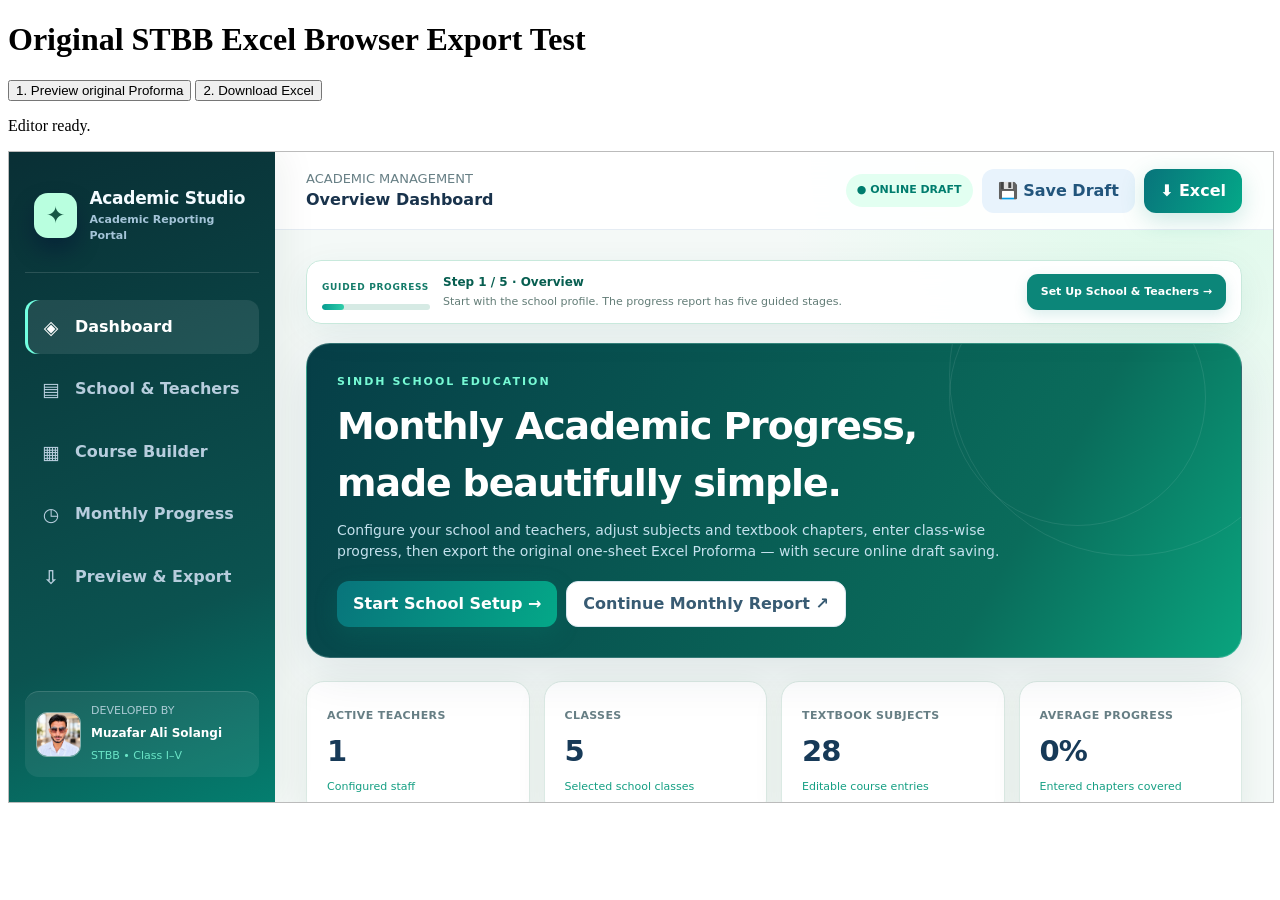
<file: tests/browser-export-harness.html>
<!doctype html>
<html lang="en"><head><meta charset="utf-8"><meta name="viewport" content="width=device-width, initial-scale=1"><title>STBB Download E2E Test Harness</title></head>
<body>
<h1>Original STBB Excel Browser Export Test</h1>
<button type="button" id="preview">1. Preview original Proforma</button>
<button type="button" id="download">2. Download Excel</button>
<p id="status">Editor loading…</p>
<iframe id="editor" src="/MPR_Online_Editor.html" title="Original Excel editor" style="width:100%;height:650px;border:1px solid #bbb"></iframe>
<script src="/excel-download-v2.js"></script>
<script>
'use strict';
const frame=document.getElementById('editor');
const status=document.getElementById('status');
const sample={schoolName:'STBB TEST SCHOOL',semis:'000000000',hmName:'Sample Head Teacher',hmDesignation:'HEAD MASTER',month:'October',year:2026,
 teachers:[{id:'sample_t1',name:'Sample Teacher',pid:'TEST000',designation:'PST (BPS-14)'}],
 books:{5:[{id:'test_math_v',name:'Mathematics',chapters:['Numbers','Fractions','Decimals','Geometry','Data Handling'],active:true,teacherId:'sample_t1',previous:2,current:1,notebook:80,cleanliness:'Good',feedback:'Very Good',suggestion:'Continue structured practice'}]}};
window.testSignals={preview:false,ready:false,exportReceived:false,downloadInitiated:false,errors:[]};
window.addEventListener('message',event=>{
 if(event.origin!==location.origin||event.source!==frame.contentWindow)return;
 const d=event.data||{};
 if(d.type==='mpr-editor-ready'){window.testSignals.ready=true;status.textContent='Editor ready.';}
 if(d.type==='mpr-export'){
  window.testSignals.exportReceived=true;
  try {
   if(d.period!=='2026-10'||!d.filename.endsWith('.xlsx')||!d.xlsx_base64.startsWith('UEs'))throw Error('Bad export metadata');
   window.testSignals.filename=d.filename;
   window.testSignals.exportBytes=Math.floor(d.xlsx_base64.length*3/4);
   // Mimic backend confirmation, preserving the real MPRDownloads click mechanism.
   const delivery=MPRDownloads.saveExcel(d.xlsx_base64,d.filename);
   window.testSignals.downloadInitiated=true;
   window.testSignals.delivery=delivery.message;
   frame.contentWindow.postMessage({type:'mpr-export-ack',ok:true},location.origin);
   status.textContent='Excel generated and browser download started.';
  }catch(error){
   window.testSignals.errors.push(String(error.message||error));
   status.textContent='Export error: '+error.message;
   frame.contentWindow.postMessage({type:'mpr-export-ack',ok:false,error:error.message},location.origin);
  }
 }
 if(d.type==='mpr-export-error'){window.testSignals.errors.push(String(d.error||'Excel generation failed'));status.textContent='Export error: '+d.error}
});
document.getElementById('preview').onclick=()=>{
 frame.contentWindow.postMessage({type:'mpr-hydrate',state:sample,period:'2026-10',previewOnly:true},location.origin);
 window.testSignals.preview=true;
 status.textContent='Preview rendered from sample report.';
};
document.getElementById('download').onclick=()=>{
 // Actual production editor receives the same hydrate+autoExport command after saving.
 frame.contentWindow.postMessage({type:'mpr-hydrate',state:sample,period:'2026-10',autoExport:true},location.origin);
 status.textContent='Generating Excel…';
};
</script></body></html>
</file>
<file: portal-ux.css>
/* Premium progressive guidance + draft-safe overlays */
.nextGuide{--guide-width:20%;position:relative;display:flex;align-items:center;gap:14px;padding:17px 18px 20px;margin:16px 0 23px;border-radius:17px;background:linear-gradient(125deg,#093e42,#116c62);color:white;box-shadow:0 16px 40px #06493f1b;overflow:hidden}
.nextGuide:after{content:"";position:absolute;bottom:0;left:0;height:4px;width:var(--guide-width);background:#95f4d3;transition:width .3s ease}
.nextGuide .guideIcon{font-size:25px;display:grid;place-items:center;background:#ffffff1e;width:48px;height:48px;flex-shrink:0;border-radius:13px}
.nextGuide strong{font-size:15px;display:block;margin-bottom:4px}
.nextGuide p{font-size:12px;line-height:1.6;color:#e6fff8;margin:0}
.nextGuide span:last-child{margin-left:auto;white-space:nowrap;font-size:11px;font-weight:900;opacity:.85}
.passwordLine{display:flex;gap:7px;align-items:stretch}
.passwordLine input{min-width:0;flex:1}
.passwordEye{flex-shrink:0;border:1px solid #b9dcd2;background:#f0faf6;color:#0b6e63;border-radius:10px;padding:0 14px;font-size:12px;font-weight:800}
.passwordLine input:focus,.monthPicker select:focus{box-shadow:0 0 0 4px #14ab8c26}
.passwordStrength{height:5px;margin-top:9px;border-radius:99px;background:#e6efe9;overflow:hidden}
.passwordStrength i{display:block;height:100%;width:0;border-radius:inherit;transition:width .22s,background .22s}
.teacherGuide{display:flex;gap:12px;padding:14px 16px;background:#edfdf5;border:1px solid #ccefe0;border-radius:15px;margin:13px 0;color:#126554}
.teacherGuide strong{font-size:13px}.teacherGuide p{font-size:12px;line-height:1.65;margin:5px 0 0}
.monthPicker{display:flex;gap:12px;flex-wrap:wrap;align-items:end;width:100%;margin-bottom:4px}
.monthPicker>div{flex:1;min-width:165px}
.monthPicker label{display:block;font-size:12px;color:#47766a;font-weight:800;margin-bottom:7px}
.monthPicker select{border:1px solid #bcdacf;background:#fff;color:#153b34;border-radius:12px;padding:12px 34px 12px 14px;min-height:46px;width:100%;font-size:14px;font-weight:700}
.monthPicker>.btn{min-height:46px}
.monthGuide{border-left:3px solid #16b894;padding:10px 13px;background:#edfaf4;color:#32715d;border-radius:0 10px 10px 0;font-size:13px;line-height:1.7;margin:12px 0}
.workflowStrip{display:flex;gap:8px;flex-wrap:wrap;margin:16px 0;padding:13px;border-radius:14px;border:1px solid #d6ebe2;background:#f9fefa}
.workflowStrip span{display:flex;align-items:center;gap:7px;font-size:11px;font-weight:750;color:#367967}
.workflowStrip span b{display:grid;place-items:center;width:23px;height:23px;background:#def7eb;border-radius:50%;color:#007b6b}
.saveFloat{position:fixed;bottom:22px;right:24px;z-index:110;display:flex;align-items:center;gap:15px;padding:10px 12px 10px 16px;border-radius:17px;background:#073f3fef;color:white;border:1px solid #ffffff20;box-shadow:0 15px 54px #063a3b55;backdrop-filter:blur(14px);animation:saveSlide .35s both;max-width:min(510px,calc(100vw - 30px))}
.saveFloat.hidden,.saveDialog.hidden,.saveToast.hidden{display:none!important}
.saveFloatInfo{display:flex;gap:9px;align-items:center;font-weight:700;font-size:12px;line-height:1.4}
.syncPulse{width:9px;height:9px;display:inline-block;flex-shrink:0;background:#81f2c3;border-radius:50%;box-shadow:0 0 0 4px #81f2c322}
.syncPulse.unsaved{background:#f8c56e;box-shadow:0 0 0 4px #ffc26d25}
.syncPulse.busy{animation:uxpulse .85s infinite}
.saveFloat button{background:#98ffe0;border:none;border-radius:11px;padding:12px 15px;font-size:13px;font-weight:900;color:#11463a;white-space:nowrap;cursor:pointer;transition:transform .16s,background .16s}
.saveFloat button:hover{background:white;transform:translateY(-2px)}
.saveFloat button:disabled{opacity:.6;cursor:default}
.saveDialog{position:fixed;inset:0;z-index:1000;display:grid;place-items:center;padding:18px}
.saveBackdrop{position:absolute;inset:0;background:#082f35b8;backdrop-filter:blur(9px);animation:uxfade .22s both}
.saveCard{position:relative;background:#fff;border:1px solid #def2e9;border-radius:27px;padding:35px 33px 25px;max-width:465px;width:100%;box-shadow:0 34px 110px #062c3562;animation:uxmodal .28s both;text-align:center}
.saveIcon{display:grid;place-items:center;border-radius:23px;width:73px;height:73px;margin:0 auto 16px;background:linear-gradient(135deg,#defaf0,#b2f5d9);font-size:32px}
.saveCard h2{margin:0;color:#0a4949;font-size:23px;line-height:1.26;letter-spacing:-.45px}
.saveCard>p{font-size:14px;color:#6c827f;line-height:1.75;margin:13px 0 20px}
.saveActions{display:flex;justify-content:center;gap:10px;flex-wrap:wrap}
.saveActions .btn{flex:1;min-width:170px;min-height:46px}
.saveDialogHint{font-size:11px!important;margin:14px 0 0!important}
.saveToast{position:fixed;top:80px;right:23px;z-index:1100;background:#ecfff7;color:#0f5141;border:1px solid #a5eaca;border-radius:15px;box-shadow:0 12px 50px #0742322c;padding:15px 19px;display:flex;align-items:center;gap:11px;max-width:355px;animation:saveSlide .28s both}
.saveToast.error{background:#fff6f2;color:#862c23;border-color:#f1c5b6}
.toastGlyph{width:33px;height:33px;display:grid;place-items:center;border-radius:50%;background:#c2f5da;font-weight:900;font-size:17px}
.error .toastGlyph{background:#ffdfd3}
.saveToast strong{display:block;font-size:13px}
.saveToast small{display:block;font-size:12px;line-height:1.5;margin-top:3px}
@keyframes uxpulse{50%{opacity:.3;transform:scale(.8)}}@keyframes uxfade{from{opacity:0}to{opacity:1}}@keyframes uxmodal{from{opacity:0;transform:translateY(18px) scale(.96)}to{opacity:1;transform:translateY(0) scale(1)}}@keyframes saveSlide{from{opacity:0;transform:translateY(12px)}to{opacity:1;transform:translateY(0)}}
@media(max-width:620px){.saveFloat{bottom:10px;right:10px;left:10px;justify-content:space-between}.saveFloatInfo{font-size:11px}.saveFloat button{padding:11px}.monthPicker>div{min-width:120px}.monthPicker>.btn{width:100%}.saveCard{padding:26px 18px}.saveActions .btn{width:100%;flex:unset}.nextGuide{padding:13px}.nextGuide .guideIcon{display:none}.workflowStrip{gap:6px}}
@media(prefers-reduced-motion:reduce){.saveFloat,.saveBackdrop,.saveCard,.saveToast{animation:none!important}.syncPulse.busy{animation:none!important}}
</file>
<file: premium-home-v2.css>
:root{--pro-deep:#052d32;--pro-green:#0b826f;--pro-mint:#61e5b8;--pro-gold:#ddbf7e}
body{background:radial-gradient(circle at 92% 8%,#e2f7e978,transparent 27%),radial-gradient(circle at 3% 48%,#d4ebe978,transparent 33%),#f2f8f5}
.topbar{background:#fffffff0;border-bottom:1px solid #b6dbce6b;box-shadow:0 5px 36px #164d4310}
.topbar .logo{background:linear-gradient(140deg,#034d50,#18bd91);box-shadow:0 8px 30px #08866a50;animation:brandShine 7s ease-in-out infinite}
.wordmark b{letter-spacing:-.75px}
.btn{position:relative;isolation:isolate;overflow:hidden;transition:transform .28s cubic-bezier(.2,.8,.1,1),box-shadow .25s,filter .25s}
.btn:hover:not(:disabled){transform:translateY(-4px);box-shadow:0 14px 26px #0b79652e;filter:saturate(1.12)}
.btn:active{transform:scale(.97)!important}
.btn::after{content:"";position:absolute;top:-120%;left:-30%;height:340%;width:45%;transform:rotate(27deg) translateX(-350%);background:linear-gradient(90deg,transparent,#ffffff50,transparent);pointer-events:none}
.btn:hover:after{transform:rotate(27deg) translateX(560%);transition:transform .72s ease}
#landing{animation:premiumReveal .8s cubic-bezier(.18,.8,.2,1)}
#landing .hero{min-height:510px;margin-top:26px;padding:clamp(28px,5vw,70px);grid-template-columns:minmax(0,1fr) minmax(225px,325px);align-items:center;gap:clamp(20px,4vw,52px);background:radial-gradient(circle at 72% 0%,#167f6870,transparent 32%),radial-gradient(circle at 12% 96%,#15b29230,transparent 43%),linear-gradient(125deg,#062a39,#073f46 44%,#09674c 100%);border:1px solid #ffffff30;box-shadow:0 30px 75px #0a54453f, inset 0 0 60px #ffffff06}
#landing .hero:before{content:"";position:absolute;inset:0;opacity:.22;pointer-events:none;background-image:linear-gradient(#ffffff24 1px,transparent 1px),linear-gradient(90deg,#ffffff24 1px,transparent 1px);background-size:52px 52px;mask-image:linear-gradient(90deg,transparent,#000)}
#landing .hero:after{width:520px;height:520px;right:-190px;top:-220px;animation:orbitalBreath 9s ease-in-out infinite alternate}
#landing .hero > div:first-child{position:relative;z-index:2}
#landing .hero .tag{color:#8fffd9;background:#ffffff0a;padding:10px 12px;border:1px solid #ffffff22;display:inline-flex;align-items:center;gap:7px;border-radius:99px}
#landing .hero h1{font-size:clamp(35px,4.15vw,63px);font-weight:850;letter-spacing:-2.5px;line-height:1.12;margin:25px 0 19px;max-width:760px;text-wrap:balance}
#landing .hero h1 em{font-style:normal;background:linear-gradient(95deg,#a1ffde,#7ee6bc,#fff0b7);background-clip:text;color:transparent}
#landing .hero p{font-size:clamp(14px,1.1vw,16px);max-width:630px;color:#d7f3e9;line-height:1.9}
#landing .hero-actions{margin-top:26px;gap:11px}
#landing .hero-actions .btn{min-height:49px;border-radius:13px;padding:13px 20px;font-weight:850}
#landing .hero-actions .btn.primary{background:linear-gradient(120deg,#78f5c4,#c5ffe4);color:#073b35}
#landing .hero-actions .btn.line{border-color:#ffffff55;color:#f1fff9;background:#ffffff12;backdrop-filter:blur(8px)}
#landing .portrait{--mx:0deg;--my:0deg;transform:perspective(1000px) rotateX(var(--my)) rotateY(var(--mx));transition:transform .26s cubic-bezier(.1,.7,.2,1);display:flex;align-items:center;flex-direction:column;isolation:isolate}
#landing .portrait:before{content:"";position:absolute;width:295px;height:295px;max-width:114%;aspect-ratio:1;background:conic-gradient(from 30deg,#68ffe84f,#d5c18a,#147b746a,#95f7d4,#68ffe84f);border-radius:43px;z-index:-1;animation:profileHalo 16s linear infinite;filter:blur(3px)}
#landing .portrait:after{content:"";position:absolute;width:322px;height:322px;max-width:132%;border:1px dashed #fff8;border-radius:47px;z-index:-2;animation:profileHalo 28s linear infinite reverse}
#landing .portrait img{width:min(245px,100%);aspect-ratio:1;border-radius:35px;object-fit:cover;border:5px solid #f6ffeccc;box-shadow:0 22px 70px #022723bb,0 0 0 14px #caffd50d;animation:profileFloat 6s ease-in-out infinite;transition:filter .3s}
#landing .portrait:hover img{filter:saturate(1.12) brightness(1.055)}
#landing .portrait strong{margin-top:19px;font-size:20px;letter-spacing:-.6px;color:#ffffff}
#landing .portrait small{font-size:12px;letter-spacing:1px;text-transform:uppercase;font-weight:700;color:#b4f0d3}
#landing .portrait .devSpark{position:absolute;border-radius:99px;background:#d4f3bd;box-shadow:0 0 15px #7ff6ca91;z-index:4;animation:sparkBlink 3s ease-in-out infinite}
#landing .portrait .devSpark.one{top:10%;right:-4%;width:9px;height:9px}
#landing .portrait .devSpark.two{bottom:27%;left:-9%;width:6px;height:6px;animation-delay:1.3s}
#landing .cardsection{gap:17px}
#landing .cardsection .panel{background:linear-gradient(145deg,#ffffff,#effaf4);border:1px solid #d6ebe0;box-shadow:0 12px 42px #285c4413;transition:transform .28s,box-shadow .28s,border-color .28s;position:relative;overflow:hidden;min-height:185px}
#landing .cardsection .panel:before{content:"";position:absolute;width:180px;height:180px;right:-110px;top:-100px;border-radius:50%;background:#c7f7dbaa}
#landing .cardsection .panel:hover{transform:translateY(-9px);box-shadow:0 20px 46px #0b765b26;border-color:#9cdbc5}
#landing .cardsection .panel h2{font-size:21px;margin-top:14px;color:#0b4a43}
#landing .cardsection .panel .chip{background:#d7f6e8;color:#067d63}
#landing .support{padding:24px;background:linear-gradient(105deg,#e9fcf1,#f6fff9 75%);border:1px solid #bce6d0;box-shadow:0 10px 40px #0a886915}
#landing .premiumRibbon{display:flex;align-items:center;gap:15px;flex-wrap:wrap;padding:17px 6px;color:#487e6e;justify-content:space-between}
#landing .premiumRibbon span{display:flex;align-items:center;gap:8px;font-size:12px;font-weight:800}
#landing .premiumRibbon svg{width:18px;height:18px;color:#039a79}
.revealScroll{opacity:0;transform:translateY(22px);transition:opacity .7s,transform .7s}
.revealScroll.inView{opacity:1;transform:translateY(0)}
.authbox{animation:premiumReveal .55s ease-out}
.authbox .panel{border-color:#cfe8df}
#adminTabs button,#schoolTabs button{transition:transform .22s,background .2s,box-shadow .2s}
#adminTabs button:hover,#schoolTabs button:hover{transform:translateY(-3px);box-shadow:0 8px 23px #16826922}
.premiumIntro{background:linear-gradient(120deg,#ebfff6,#f8fffa);padding:17px;border-radius:17px;border:1px solid #c9ecdd;margin-bottom:13px;color:#246c59;font-size:12px;line-height:1.7}
@keyframes premiumReveal{from{opacity:0;transform:translateY(22px)}to{opacity:1;transform:translateY(0)}}@keyframes profileFloat{0%,100%{transform:translateY(0) scale(1)}50%{transform:translateY(-11px) scale(1.01)}}@keyframes profileHalo{to{transform:rotate(360deg)}}@keyframes orbitalBreath{to{transform:translate(-22px,28px) scale(1.1)}}@keyframes brandShine{50%{box-shadow:0 0 0 5px #13c69c19,0 8px 30px #08866a60}}@keyframes sparkBlink{50%{opacity:.25;transform:scale(.65)}}
@media(max-width:900px){#landing .hero{min-height:420px;grid-template-columns:1fr 200px;padding:31px}#landing .portrait img{width:155px}#landing .portrait:before{width:200px;height:200px}#landing .portrait:after{display:none}#landing .hero h1{font-size:clamp(34px,4.8vw,47px)}}
@media(max-width:690px){#landing .hero{grid-template-columns:1fr;padding:28px;border-radius:25px;gap:36px}#landing .hero h1{letter-spacing:-1.6px}#landing .portrait{flex-direction:row;gap:14px;justify-content:flex-start}#landing .portrait img{width:95px;border-radius:22px;animation:none}#landing .portrait:before,#landing .portrait:after{display:none}#landing .portrait strong{margin:0;font-size:17px}#landing .portrait small{letter-spacing:.1px;font-size:10px}#landing .hero-actions .btn{flex:1;min-width:140px}#landing .premiumRibbon{gap:13px}}
@media(prefers-reduced-motion:reduce){#landing .portrait img,#landing .portrait:before,#landing .portrait:after,#landing .hero:after,#landing .portrait .devSpark{animation:none!important}.revealScroll{opacity:1;transform:none;transition:none!important}}
</file>
<file: studio-v2.css>
.studioPanel{margin-top:17px;padding:0 0 24px}
.studioTop{position:relative;display:flex;align-items:flex-start;justify-content:space-between;gap:20px;color:#fff;background:linear-gradient(119deg,#063c43,#0e7564);border-radius:25px;padding:28px 30px;box-shadow:0 12px 35px #0c6b5440;overflow:hidden}
.studioTop:after{content:"";position:absolute;right:-85px;top:-100px;width:300px;height:300px;border:1px solid #ffffff23;border-radius:50%;box-shadow:0 0 0 40px #ffffff08,0 0 0 95px #ffffff06}
.studioEyebrow{font-size:10px;font-weight:900;letter-spacing:1.5px;color:#aaf5d4}
.studioTop h2{margin:9px 0;font-size:clamp(21px,3vw,30px);letter-spacing:-.7px}
.studioTop p{margin:5px 0;color:#d7f7e9;font-size:13px;max-width:670px;line-height:1.8}
.studioCloud{white-space:nowrap;font-size:11px;font-weight:850;background:#ffffff19;border:1px solid #ffffff35;padding:12px;border-radius:13px;z-index:1}
.studioCloud span:first-child{color:#97ffd3;margin-right:5px}
.studioStageNav{margin:19px 0 10px}
.wizardTrack{display:grid;grid-template-columns:repeat(6,minmax(0,1fr));gap:7px}
.wizardTrack>button{display:flex;align-items:center;justify-content:center;flex-direction:column;gap:7px;border-radius:14px;padding:13px 7px;background:#eef7f2;color:#558678;font-size:10px;font-weight:800;min-height:72px;border:1px solid #d8eee2;transition:.24s}
.wizardTrack>button:hover{transform:translateY(-3px)}
.wizardTrack>button.current{background:linear-gradient(135deg,#075f5d,#0c9c83);border-color:#168e79;color:white;box-shadow:0 9px 22px #04786134}
.wizardTrack>button.finished{background:#e0f8ea;color:#047358}
.wizardTrack>button span{width:25px;height:25px;border-radius:50%;display:grid;place-items:center;background:#ffffffbd;color:#176d5f;font-size:12px;font-weight:900}
.studioAlert{margin:15px 0 18px;background:#eafaf2;border:1px solid #c8e9d8;padding:12px 16px;border-radius:12px;font-size:12px;color:#276b59;font-weight:700;line-height:1.7}
.studioAlert.bad{background:#fff0ed;border-color:#f4c6b8;color:#a83b31}
#studioBody{background:#fff;border:1px solid #e0ece5;border-radius:23px;padding:24px;min-height:260px;animation:studioUp .25s ease-out}
.studioHead{display:flex;align-items:center;justify-content:space-between;flex-wrap:wrap;gap:13px;margin-bottom:21px}
.studioHead h3{font-size:21px;letter-spacing:-.6px;margin:0 0 6px;color:#14524b}
.studioHead p{font-size:12px;color:#67847a;line-height:1.7;margin:0;max-width:680px}
.studioCountBadge{background:#defbea;color:#07765d;padding:9px 15px;border-radius:100px;font-size:12px;font-weight:850}
.schoolClassCards{display:grid;grid-template-columns:repeat(5,minmax(0,1fr));gap:13px;margin:14px 0}
.schoolClassCard{border:1px solid #d4e7dc;background:#f8fdf9;border-radius:17px;padding:20px 9px;min-height:145px;color:#407264;display:flex;align-items:center;justify-content:center;flex-direction:column;gap:10px;transition:.25s}
.schoolClassCard:hover{transform:translateY(-5px);box-shadow:0 12px 23px #0b80601c}
.schoolClassCard.chosen{background:linear-gradient(130deg,#095a55,#0b997c);color:white;border-color:#067f6d;box-shadow:0 13px 30px #057f623d}
.classEmblem{display:grid;place-items:center;width:49px;height:49px;border:2px solid currentColor;border-radius:15px;font-size:20px;font-weight:900}
.schoolClassCard strong{font-size:13px}.schoolClassCard small{font-size:10px;font-weight:800;text-align:center}
.classQuickButtons{display:flex;gap:9px;margin:14px 0}
.studioCard{background:linear-gradient(150deg,#fff,#fbfefc);border:1px solid #dcebe2;padding:19px;margin:13px 0;border-radius:18px;box-shadow:0 6px 21px #073b3310}
.studioCard h3{font-size:16px;margin:3px 0 12px;color:#13554c}
.studioCard h4{color:#23816c}
.studioCardTitle{display:flex;align-items:center;gap:10px;margin-bottom:17px}.studioCardTitle strong{font-size:14px}.studioCardTitle button{margin-left:auto}
.indexBubble{border-radius:50%;background:#dbfae9;color:#006954;font-weight:900;width:31px;height:31px;display:grid;place-items:center}
.studioFormGrid{display:grid;grid-template-columns:repeat(3,minmax(0,1fr));gap:14px}
.studioFormGrid label,.studioBookEdit label,.reportPeriodPanel label{display:flex;flex-direction:column;gap:7px;font-size:11px;font-weight:850;color:#416c60}
.studioFormGrid input,.studioFormGrid select,.studioFormGrid textarea,.studioBookEdit input,.reportPeriodPanel input,.reportPeriodPanel select{background:white;border:1px solid #c9e1d7;outline:none;border-radius:11px;padding:12px;color:#174f47;min-width:0;font-size:12px;min-height:43px}
.studioFormGrid :is(input,select,textarea):focus,.studioBookEdit input:focus,.reportPeriodPanel :is(input,select):focus{border-color:#0cac89;box-shadow:0 0 0 3px #12ab8421}
.ghostMini{border:1px solid #cce6d9;background:#ecfaf2;color:#08775e;border-radius:9px;padding:9px 12px;font-size:11px;font-weight:800}
.ghostMini.danger{background:#fff3f0;color:#a44537;border-color:#fad0c8}
.multiChips{display:flex;flex-wrap:wrap;gap:10px}
.multiChip,.subjectChoice{display:flex;align-items:center;gap:7px;padding:11px 13px;border:1px solid #d6e8df;background:#f8fdf9;border-radius:11px;cursor:pointer;color:#527769;font-weight:800;font-size:12px;transition:.2s}
.multiChip.checked,.subjectChoice.checked{background:#ddf9eb;border-color:#0caf7f;color:#056b56}
.multiChip input,.subjectChoice input{accent-color:#008f6e}
.subjectChoice{flex-direction:column;align-items:flex-start;min-width:142px;max-width:250px}
.subjectChoice small{font-size:10px;color:#678c7d;font-weight:600}
.studioMissing{padding:14px;border-radius:11px;background:#fff7ec;border-left:3px solid #ebb859;color:#936c22;font-size:12px;line-height:1.7}
.studioHint{color:#5f8c7d;font-size:12px;line-height:1.7}
.miniGrade{font-size:11px;letter-spacing:1px}
.gradePills{display:flex;gap:8px;flex-wrap:wrap;margin:0 0 20px}
.gradePills button{padding:11px 16px;background:#edf7f0;border-radius:11px;font-weight:850;color:#397b68}
.gradePills button.active{background:#0c826f;color:white;box-shadow:0 6px 18px #0c826f38}
.studioBookHeader{display:flex;align-items:center;justify-content:space-between;flex-wrap:wrap;gap:12px}
.studioBookHeader b{color:#14554b;font-size:15px;display:block}
.studioBookHeader small{color:#769489;font-size:11px;display:block;margin-top:6px}
.bookActions{display:flex;gap:7px;align-items:center;flex-wrap:wrap}
.stateDot{border-radius:100px;padding:6px 9px;font-size:10px;background:#f2f5f0;color:#779083}
.stateDot.isAssigned{background:#d7f9e5;color:#057659}
.studioBookEdit{padding:16px 0 0;margin-top:16px;border-top:1px solid #e0f0e8;display:grid;gap:13px;grid-template-columns:1fr 170px;animation:studioUp .23s}
.lessonHead{grid-column:1/-1;display:flex;align-items:center;justify-content:space-between}
.lessonInputs{grid-column:1/-1;display:grid;gap:8px;max-height:400px;overflow:auto;padding:3px}
.lessonInputs>div{display:flex;gap:8px;align-items:center}
.lessonInputs span{font-weight:850;color:#13896c;width:26px;flex-shrink:0;text-align:center}
.lessonInputs input{width:100%;min-width:0}
.lessonInputs .ghostMini{padding:9px 11px}
.studioBookEdit .studioSaveClose{grid-column:1/-1;justify-self:end}
.reportPeriodPanel{display:flex;gap:12px;flex-wrap:wrap;align-items:end;background:#eafaf3;padding:16px;border-radius:14px}
.reportPeriodPanel>div{flex:1;min-width:160px}.reportPeriodPanel input,.reportPeriodPanel select{width:100%}
.studioMetrics{display:grid;grid-template-columns:repeat(3,1fr);gap:12px;margin:15px 0}
.studioMetrics>div{padding:16px;background:#f2faf5;border:1px solid #dcece2;border-radius:13px;text-align:center}
.studioMetrics b{display:block;font-size:25px;color:#096e58}
.studioMetrics small{font-size:10px;font-weight:850;color:#698b7f}
.pendingBox{padding:15px;background:#fff9ee;border:1px solid #f6e4b8;border-radius:14px;margin:14px 0}
.pendingBox summary{color:#9a631d;font-weight:850;font-size:12px;cursor:pointer}
.pendingBox span{display:block;margin-top:8px;font-size:12px;color:#7c6444}
.progressCardHeader{display:flex;justify-content:space-between;align-items:center;gap:10px}
.progressCardHeader h3{margin:7px 0;font-size:17px}
.progressCardHeader small{color:#688e82;font-size:11px}
.subGrade{font-size:9px;font-weight:900;letter-spacing:1.2px;color:#009177}
.progressState{background:#fff6e6;color:#99651d;font-size:10px;font-weight:900;padding:7px 10px;border-radius:10px}
.progressState.saved{background:#dff8eb;color:#137251}
.barBg{height:7px;border-radius:100px;background:#e2eee5;overflow:hidden;margin:17px 0}
.barBg i{display:block;height:100%;background:linear-gradient(90deg,#0a9b84,#6cd7a1);border-radius:inherit}
.progressFields .wideField{grid-column:1/-1}
.subjectBottom{display:flex;gap:12px;justify-content:space-between;align-items:center;flex-wrap:wrap;margin:15px 0 0}
.subjectBottom span{font-size:12px;color:#407867;font-weight:850}
.studioFooter{display:flex;gap:11px;align-items:center;padding:16px 4px}
@keyframes studioUp{from{opacity:0;transform:translateY(8px)}to{opacity:1;transform:translateY(0)}}
@media(max-width:900px){.wizardTrack{grid-template-columns:repeat(3,minmax(0,1fr))}.schoolClassCards{grid-template-columns:repeat(3,minmax(0,1fr))}.studioFormGrid{grid-template-columns:repeat(2,1fr)}}
@media(max-width:600px){.studioTop{padding:21px 19px;flex-direction:column}.studioCloud{white-space:normal}.schoolClassCards{grid-template-columns:repeat(2,1fr)}.studioFormGrid{grid-template-columns:1fr}.studioBookEdit{grid-template-columns:1fr}.studioBookEdit label,.lessonHead{grid-column:1}.wizardTrack>button{min-height:57px;font-size:9px}.wizardTrack>button span{width:21px;height:21px}.studioCard{padding:13px}.reportPeriodPanel{align-items:stretch}.reportPeriodPanel .btn{width:100%}#studioBody{padding:14px}.progressCardHeader{flex-wrap:wrap}}

/* Teacher-by-teacher exclusive subject allocation */
.teacherAssignRail{display:flex;flex-wrap:wrap;gap:9px;margin:14px 0 18px}
.teacherRailCard{display:flex;align-items:center;gap:10px;min-width:165px;max-width:290px;flex:1;border:1px solid #d2eadd;background:#f7fcf9;color:#356b5b;border-radius:14px;padding:12px;transition:transform .2s,box-shadow .2s}
.teacherRailCard.current{background:linear-gradient(120deg,#0a635b,#099b7e);color:white;border-color:#08856b;box-shadow:0 9px 23px #068f6f30}
.teacherRailCard:hover{transform:translateY(-2px)}
.teacherRailCard strong{display:block;font-size:12px;text-align:left}.teacherRailCard small{display:block;font-size:10px;text-align:left;opacity:.78;margin-top:5px}
.teacherRailIndex{flex-shrink:0;display:grid;place-items:center;background:#d7f8e8;border-radius:11px;width:30px;height:30px;font-weight:900;color:#08654e}
.teacherRailCard.current .teacherRailIndex{background:#ffffff32;color:white}
.teacherRailCheck{margin-left:auto;color:inherit;font-size:17px;font-weight:900}
.assignmentCurrentTeacher{display:flex;align-items:center;justify-content:space-between;flex-wrap:wrap;gap:15px;background:linear-gradient(115deg,#0c544f,#107f69);color:white;border-radius:18px;padding:19px;margin-bottom:16px}
.assignmentCurrentTeacher h3{margin:6px 0;color:white;font-size:20px}.assignmentCurrentTeacher p{margin:6px 0;color:#dbf7e9;font-size:12px}
.assignmentSwitch{display:flex;gap:8px;flex-wrap:wrap}
.assignmentSwitch .ghostMini{background:#ffffff1c;color:#fff;border-color:#ffffff66}
.assignmentSwitch button:disabled{opacity:.42;cursor:not-allowed}
.assignmentGradeCard{margin:16px 0}
.assignmentGradeHead{display:flex;justify-content:space-between;align-items:center;gap:9px;flex-wrap:wrap;margin-bottom:13px}
.assignmentGradeHead h4{font-size:14px;letter-spacing:.6px;color:#117b66;margin:0 0 7px}
.assignmentGradeHead small{display:block;font-size:11px;color:#6b8d7d;line-height:1.6}
.assignmentSubjectGrid{display:grid;grid-template-columns:repeat(auto-fit,minmax(min(100%,290px),1fr));gap:10px}
.assignmentSubjectCard{border:1px solid #d5e8de;background:#fbfefc;border-radius:15px;padding:12px;transition:background .2s,border-color .2s}
.assignmentSubjectCard.selected{border-color:#52bfa0;background:#eafaf2}
.assignmentSubjectSummary{display:flex;justify-content:space-between;align-items:flex-start;gap:8px}
.assignmentSelect{display:flex;align-items:flex-start;flex:1;min-width:0;gap:10px;cursor:pointer}
.assignmentSelect input{flex-shrink:0;accent-color:#079675;width:17px;height:17px;margin:3px 0}
.assignmentSelect strong{display:block;font-size:12px;color:#194f42;line-height:1.4;overflow-wrap:anywhere}
.assignmentSelect small{display:block;font-size:10px;color:#68887b;margin-top:5px}
.assignmentSubjectActions{display:flex;flex-wrap:wrap;justify-content:flex-end;gap:6px}
.assignmentSubjectActions .ghostMini{padding:8px 9px;font-size:10px}
.assignmentInlineEditor{grid-column:1/-1;border-top:1px solid #dcebe1;margin-top:13px;padding-top:15px;animation:studioUp .23s ease-out}
.assignmentInlineHeading{display:flex;align-items:center;justify-content:space-between;gap:10px;color:#086a55;font-size:12px;margin-bottom:14px}
.assignmentInlineEditor .lessonHead{display:flex;margin:14px 0 10px;color:#146752;font-size:12px}
.assignmentInlineEditor .lessonInputs{max-height:350px;overflow:auto}
.assignmentEditFoot{display:flex;justify-content:flex-end;margin-top:15px}
.assignmentAddForm{display:flex;align-items:center;gap:8px;flex-wrap:wrap;margin:14px 0;padding:12px;background:#e5f9ed;border-radius:12px;border:1px solid #b9ebd5}
.assignmentAddForm label{font-size:12px;font-weight:800;color:#236b56;flex:1;min-width:185px}
.assignmentAddForm input{display:block;width:100%;margin-top:6px;min-height:42px;border:1px solid #c7e6d7;background:white;border-radius:10px;padding:11px}
.assignmentAddForm small{flex-basis:100%;font-size:10px;color:#478574}
.assignmentSummary{display:flex;justify-content:space-between;gap:10px;flex-wrap:wrap;margin:16px 0;border:1px solid #cfeadb;border-radius:14px;background:#effcf4;padding:15px;font-weight:800;font-size:11px;color:#186e54}
@media(max-width:600px){.teacherRailCard{min-width:calc(50% - 9px)}.assignmentCurrentTeacher{padding:16px}.assignmentSwitch{width:100%}.assignmentSwitch>button{flex:1}.assignmentSubjectGrid{grid-template-columns:1fr}.assignmentSubjectSummary{gap:6px}.assignmentSubjectActions{flex-direction:column}.assignmentInlineEditor .studioFormGrid{grid-template-columns:1fr}}
@media(prefers-reduced-motion:reduce){.assignmentInlineEditor{animation:none}.teacherRailCard{transition:none}}

/* Classwise subject checklist — show preloaded books as clear editable rows */
.assignmentGradeCard{padding:0!important;overflow:hidden}
.assignmentGradeHead{padding:15px 18px;margin:0!important;display:flex;align-items:center;gap:10px;background:linear-gradient(100deg,#f4fcf7,#eafaf1);border-bottom:1px solid #e0efe6}
.assignmentGradeCard.gradeMinimized .assignmentGradeHead{border-bottom:0}
.assignmentClassToggle{display:flex;align-items:center;gap:12px;flex:1;min-width:0;padding:5px 2px;border:none;background:transparent;text-align:left;color:#125648;cursor:pointer}
.assignmentClassToggle:focus-visible{outline:2px solid #0eac80;outline-offset:5px;border-radius:9px}
.classPill{border-radius:10px;background:#0c7567;color:white;white-space:nowrap;font-size:11px;font-weight:900;padding:11px 12px;letter-spacing:.3px}
.assignmentGradeSummary{display:block;min-width:0;flex:1}
.assignmentGradeSummary strong{display:block;font-size:14px;color:#115346;line-height:1.3}
.assignmentGradeSummary small{display:block;font-size:10.5px;color:#648b7b;line-height:1.6;margin-top:3px}
.expandChevron{border-radius:50%;display:grid;place-items:center;background:#d8f8e6;color:#007e63;font-size:19px;font-weight:900;width:32px;height:32px;flex-shrink:0}
.assignmentAddSubject{white-space:nowrap}
.assignmentGradeBody{padding:17px 17px 19px;animation:studioUp .2s ease-out}
.assignmentClassActions{display:flex;justify-content:space-between;align-items:center;gap:10px;flex-wrap:wrap;margin-bottom:12px}
.assignmentClassActions>span{color:#356e5c;font-size:11px;font-weight:850}
.assignmentClassActions>div{display:flex;gap:7px;flex-wrap:wrap}
.assignmentClassActions button{font-size:11px}
.assignmentClassActions button:disabled{opacity:.4;cursor:not-allowed}
.subjectHiddenHint{font-size:11px;color:#577a68;background:#edf9f3;border:1px solid #d5eede;padding:10px 12px;border-radius:10px;line-height:1.55;margin:7px 0 12px}
.assignmentSubjectRows{display:flex;flex-direction:column;gap:7px}
.assignmentSubjectRow{display:block;border-radius:12px;background:#fff;border:1px solid #dcebe1;padding:10px 12px;transition:background .2s,border-color .2s,box-shadow .2s}
.assignmentSubjectRow:hover{border-color:#a2d9bd;box-shadow:0 5px 16px #066d4312}
.assignmentSubjectRow.selected{background:linear-gradient(95deg,#edfff4,#f8fffa);border-color:#5dca9b}
.assignmentSubjectRow .assignmentSubjectSummary{display:flex;align-items:center;justify-content:space-between;gap:12px}
.assignmentSubjectRow .assignmentSelect{align-items:center;min-height:40px}
.assignmentSubjectRow .assignmentSelect input{width:20px;height:20px;cursor:pointer}
.assignmentSubjectRow .assignmentSelect strong{font-size:13px}
.assignmentSubjectRow .assignmentSelect small{font-size:11px}
.assignmentSubjectRow .assignmentSubjectActions{display:flex;flex-direction:row;gap:7px}
.assignmentSubjectRow .assignmentSubjectActions button{font-size:10.5px;border-radius:8px}
.assignmentSubjectRow .assignmentInlineEditor{padding:17px 0 3px;margin-top:13px;border-top:1px solid #cfe6d8}
.assignmentAddForm{margin:3px 0 15px!important}
.assignmentSummary{font-size:12px;line-height:1.6}
@media(max-width:640px){
 .assignmentGradeHead{gap:9px;padding:12px;flex-wrap:wrap}
 .assignmentGradeHead>.assignmentClassToggle{flex-basis:100%}
 .assignmentGradeHead>.assignmentAddSubject{margin-left:auto}
 .assignmentGradeBody{padding:11px}
 .assignmentSubjectRow .assignmentSubjectSummary{align-items:stretch;flex-direction:column;gap:6px}
 .assignmentSubjectRow .assignmentSelect{width:100%}
 .assignmentSubjectRow .assignmentSubjectActions{justify-content:flex-end}
 .assignmentSubjectRow .assignmentSubjectActions button{padding:9px 13px}
 .assignmentClassActions>span{flex-basis:100%}
 .assignmentClassActions>div{width:100%}
 .assignmentClassActions>div button{flex:1}
 .assignmentGradeSummary strong{font-size:12px}
}
@media(prefers-reduced-motion:reduce){.assignmentGradeBody{animation:none!important}}

/* Subject catalog recovery + previously-assigned visibility */
.assignmentHeaderActions{display:flex;align-items:center;justify-content:flex-end;gap:7px;flex-wrap:wrap}
.assignmentHeaderActions .ghostMini{white-space:nowrap}
.assignmentHeaderActions [data-assignment-restoregrade]{background:#f3fbf6;border-color:#b8e8d0;color:#176e5a}
.subjectHiddenDetails{border:1px solid #d3e8dc;border-radius:11px;background:#f4fcf7;margin:8px 0 14px;padding:11px 14px;font-size:12px;color:#406e5e}
.subjectHiddenDetails summary{cursor:pointer;font-size:12px;font-weight:800;color:#1a7864;line-height:1.6}
.subjectHiddenDetails p{margin:9px 0 0;font-size:11px;line-height:1.6;color:#688677}
.assignedElsewhereList{display:flex;flex-direction:column;gap:7px;margin-top:12px}
.assignedElsewhereList>div{display:flex;align-items:center;gap:10px;flex-wrap:wrap;border:1px solid #daebe2;border-radius:9px;background:#fff;padding:8px 11px}
.assignedElsewhereList>div span{font-size:12px;font-weight:800;color:#1a5e51;flex:1}
.assignedElsewhereList>div small{font-size:10px;color:#7a9188}
.assignedElsewhereList button{white-space:nowrap}
@media(max-width:650px){.assignmentHeaderActions{width:100%}.assignmentHeaderActions button{flex:1;font-size:10px}.assignedElsewhereList>div span{flex-basis:100%}.assignedElsewhereList button{flex:1}}

/* Live chapter counts and teacher-friendly lesson selection */
.chapterKpis{display:grid;grid-template-columns:repeat(4,minmax(0,1fr));gap:9px;margin:17px 0 15px}
.chapterKpis>div{padding:13px 10px;border:1px solid #d5ebe0;border-radius:13px;background:#f7fdf9;text-align:center;transition:background .2s}
.chapterKpis>div:nth-child(2){background:#eef5ff;border-color:#dce9f7}
.chapterKpis>div:nth-child(3){background:#e8f9f1;border-color:#bcead5}
.chapterKpis>div.remaining{background:#fff8e9;border-color:#f1e4bc}
.chapterKpis b{display:block;font-size:clamp(19px,2.6vw,29px);color:#086657;line-height:1.25}
.chapterKpis small{display:block;margin-top:5px;font-weight:850;font-size:10px;color:#5b8b7b}
.chapterKpis .remaining b{color:#b17a18}
.progressPlannerActions{display:flex;align-items:center;justify-content:space-between;gap:11px;flex-wrap:wrap;margin:14px 0}
.progressPlannerActions>span{font-size:12px;font-weight:850;color:#36836d}
.lessonPlanner{border:1px solid #a9dec9;background:linear-gradient(125deg,#f4fdf7,#fff);border-radius:17px;padding:17px;margin:16px 0;animation:studioUp .22s}
.lessonPlannerTop{display:flex;align-items:center;justify-content:space-between;gap:9px;margin:0 0 16px}
.lessonPlannerTop strong{font-size:14px;color:#10624c;display:block}
.lessonPlannerTop small{font-size:11px;color:#6e8b7d;display:block;margin-top:6px;line-height:1.6}
.lessonLegacyNote{background:#fff6de;border-left:3px solid #dcac35;border-radius:0 9px 9px 0;padding:12px;font-size:11px;color:#8a651f;line-height:1.7;margin:10px 0 15px}
.lessonPlannerTools{display:flex;align-items:end;gap:8px;flex-wrap:wrap;margin:0 0 13px}
.lessonPlannerTools label{display:flex;flex:1;min-width:185px;flex-direction:column;gap:6px;font-size:11px;font-weight:800;color:#4f786a}
.lessonPlannerTools input{border:1px solid #bfdecf;border-radius:10px;background:white;padding:11px;font-size:12px;outline:none;width:100%}
.lessonPlannerTools input:focus{border-color:#0f9976;box-shadow:0 0 0 3px #0e997622}
.lessonPlannerTools button{min-height:42px}
.lessonSelectionList{display:flex;flex-direction:column;gap:7px;max-height:430px;overflow:auto;padding:4px 3px 4px 0;overscroll-behavior:contain}
.lessonSelectionRow{display:flex;align-items:center;gap:10px;flex-wrap:wrap;padding:9px 11px;background:#fff;border-radius:11px;border:1px solid #dae8df;transition:border-color .2s,background .2s}
.lessonSelectionRow[hidden]{display:none!important}
.lessonSelectionRow.previous{background:#f1f6ff;border-color:#cddff6}
.lessonSelectionRow.current{background:#e8faf1;border-color:#91dfba}
.lessonIndex{flex-shrink:0;display:grid;place-items:center;width:28px;height:28px;border-radius:9px;color:#137d6a;background:#e0f6e9;font-weight:900;font-size:11px}
.lessonName{flex:1;min-width:120px;overflow-wrap:anywhere;font-size:12px;font-weight:750;color:#31635a}
.lessonSegment{display:flex;gap:4px;border:1px solid #e0e8e3;background:#f7faf8;border-radius:9px;padding:3px;flex-wrap:wrap}
.lessonSegment button{background:transparent;border:0;border-radius:7px;color:#688175;padding:7px 9px;cursor:pointer;font-size:10px;font-weight:850;transition:.16s}
.lessonSegment button:hover{background:#e0efe6;color:#1f6553}
.lessonSegment button.chosen{color:#fff;background:#718b80}
.lessonSegment button.chosen.previous{background:#497fce}
.lessonSegment button.chosen.current{background:#008d68}
.lessonPlannerHint{font-size:11px;color:#5f8777;line-height:1.6;margin:12px 0 0}
@media(max-width:750px){.chapterKpis{grid-template-columns:repeat(2,minmax(0,1fr))}.lessonSelectionRow{align-items:flex-start}.lessonName{flex-basis:calc(100% - 44px)}.lessonSegment{width:100%;justify-content:space-between}.lessonSegment button{flex:1;min-height:37px}.lessonPlannerTools label{flex-basis:100%}.lessonPlannerTools button{flex:1}.lessonPlanner{padding:12px}}
@media(prefers-reduced-motion:reduce){.lessonPlanner{animation:none}.lessonSelectionRow,.lessonSegment button{transition:none}}

/* Editable textbook chapter names inside Monthly Progress */
.lessonWriterWrap{border:1px solid #d5eadf;background:linear-gradient(125deg,#f4fdf8,#fff);border-radius:14px;margin:12px 0 16px;overflow:hidden}
.lessonWriterHeader{display:flex;align-items:center;justify-content:space-between;gap:12px;flex-wrap:wrap;padding:14px 15px}
.lessonWriterHeader strong{display:block;font-size:13px;color:#136e58}
.lessonWriterHeader small{display:block;font-size:11px;color:#6d8c7b;margin-top:5px;line-height:1.6;max-width:570px}
.lessonWriterHeader button{white-space:nowrap}
.lessonWriterPanel{padding:14px 16px 17px;border-top:1px solid #d4e9dd;animation:studioUp .22s ease-out}
.lessonWriterIntro{padding:11px 13px;border-radius:10px;background:#e6f8ef;color:#256b55;font-size:12px;margin-bottom:13px;line-height:1.6}
.lessonWriterLabel{display:block;font-size:12px;font-weight:850;color:#2a7260;margin:12px 0}
.lessonWriterLabel small{display:block;font-size:10px;color:#648878;font-weight:500;line-height:1.6;margin-top:5px}
.lessonWriterAddRow{display:flex;gap:9px;align-items:stretch;margin-top:7px}
.lessonWriterAddRow input,.lessonWriterLabel textarea,.lessonWriterRow input{border-radius:10px;border:1px solid #beded0;background:white;min-height:43px;padding:10px 12px;outline:none;color:#1d5749;font-size:12px;min-width:0}
.lessonWriterAddRow input:focus,.lessonWriterLabel textarea:focus,.lessonWriterRow input:focus{border-color:#069976;box-shadow:0 0 0 3px #0b97731b}
.lessonWriterAddRow input{flex:1}
.lessonWriterLabel textarea{width:100%;resize:vertical;line-height:1.7;margin-top:7px;min-height:100px}
.lessonWriterExisting{margin:17px 0 0;border-top:1px solid #dceee5;padding-top:15px}
.lessonWriterExisting>strong{display:block;font-size:12px;color:#266f5a;margin-bottom:11px}
.lessonWriterInputList{display:flex;flex-direction:column;gap:7px;max-height:340px;overflow:auto;padding:2px}
.lessonWriterRow{display:flex;align-items:center;gap:9px}
.lessonWriterRow>span{width:31px;height:31px;display:grid;place-items:center;border-radius:9px;background:#e1f8ed;color:#138365;font-weight:900;font-size:11px;flex-shrink:0}
.lessonWriterRow input{flex:1;width:100%}
.lessonWriterRow .ghostMini{white-space:nowrap}
.lessonWriterFooter{display:flex;justify-content:space-between;align-items:end;gap:10px;flex-wrap:wrap;margin-top:16px}
.lessonWriterFooter p{color:#6a8c7c;font-size:11px;line-height:1.55;margin:0;max-width:400px}
.lessonWriterFooter>div{display:flex;gap:8px;flex-wrap:wrap}
@media(max-width:670px){.lessonWriterPanel{padding:12px}.lessonWriterHeader button{width:100%}.lessonWriterAddRow{flex-direction:column}.lessonWriterRow{flex-wrap:wrap}.lessonWriterRow>span{flex-shrink:0}.lessonWriterRow input{flex-basis:calc(100% - 42px)}.lessonWriterRow .ghostMini{margin-left:auto}.lessonWriterFooter>div{width:100%}.lessonWriterFooter>div button{flex:1}}
@media(prefers-reduced-motion:reduce){.lessonWriterPanel{animation:none}}

/* Monthly progress: enter previous & current counts only. No lesson-by-lesson ticks. */
.simpleProgressCard .chapterKpis{margin-bottom:15px}
.simpleCountInputs{display:grid;grid-template-columns:1fr 1fr minmax(125px,.8fr);gap:12px;align-items:stretch;margin:16px 0 14px}
.simpleCountInputs>label,.simpleRemainingOutput{border:1px solid #cfe6db;border-radius:14px;background:#f8fefa;padding:14px;display:flex;flex-direction:column;gap:8px;min-width:0}
.simpleCountInputs>label>span{font-size:12px;font-weight:850;color:#155d4e}
.simpleCountInputs>label>span small{display:block;color:#66887b;font-weight:500;font-size:10px;margin-top:5px}
.simpleCountInputs input{display:block;width:100%;min-width:0;background:#fff;border-radius:10px;border:1px solid #b5dacb;color:#116b55;padding:12px 14px;font-size:22px;font-weight:800;outline:none;min-height:57px}
.simpleCountInputs input:focus{border-color:#009b74;box-shadow:0 0 0 4px #00a27722}
.simpleRemainingOutput{background:#eafbf0;text-align:center;align-items:center;justify-content:center}
.simpleRemainingOutput span{font-size:11px;font-weight:850;color:#126e56}
.simpleRemainingOutput strong{font-size:30px;line-height:1.15;color:#087958}
.simpleRemainingOutput small{font-size:10px;color:#68927d}
.simpleLessonNames{border:1px solid #daeae0;border-radius:12px;background:#fbfefa;margin:10px 0 16px;padding:12px 15px}
.simpleLessonNames summary{cursor:pointer;font-size:12px;font-weight:850;color:#277b64}
.simpleLessonNames ol{list-style:decimal;padding-left:23px;margin:13px 0 0;max-height:290px;overflow:auto;font-size:12px;color:#366759;line-height:1.9}
.simpleLessonNames li{padding:3px 4px;border-bottom:1px solid #e7f2eb}
@media(max-width:700px){.simpleCountInputs{grid-template-columns:1fr 1fr}.simpleRemainingOutput{grid-column:1/-1;flex-direction:row;justify-content:space-between;gap:12px}.simpleRemainingOutput strong{font-size:27px}}
@media(max-width:390px){.simpleCountInputs{grid-template-columns:1fr}.simpleRemainingOutput{grid-column:auto}}

/* Edit monthly chapter counts directly inside the four overview cells */
.inlineProgressCells{align-items:stretch;gap:12px}
.inlineProgressCells>div,.inlineProgressCells>label{min-height:132px;padding:17px 12px;border:1px solid #d5ebe0;border-radius:15px;display:flex;flex-direction:column;align-items:center;justify-content:center;text-align:center;background:#f7fdf9;min-width:0;margin:0}
.inlineProgressCells>label:nth-child(2){background:#eef5ff;border-color:#d7e5fa}
.inlineProgressCells>label:nth-child(3){background:#e8f9f1;border-color:#bcead5}
.inlineProgressCells>div.remaining{background:#fff8e9;border-color:#f1e4bc}
.inlineProgressCells>label.editableMetric{cursor:text;transition:border-color .2s,box-shadow .2s,transform .2s}
.inlineProgressCells>label.editableMetric:hover{border-color:#69b99e;box-shadow:0 7px 20px #06765015}
.inlineProgressCells>label.editableMetric:focus-within{border-color:#069b76;box-shadow:0 0 0 4px #0a9d7420;transform:translateY(-1px)}
.inlineProgressCells input[data-progress-metric]{background:transparent!important;border:0!important;outline:0!important;box-shadow:none!important;width:100%;max-width:160px;padding:5px 3px;margin:0;text-align:center;color:#056a56!important;font-weight:850;font-size:clamp(25px,3vw,36px);line-height:1.25;min-height:47px;font-variant-numeric:tabular-nums}
.inlineProgressCells input[data-progress-metric]:disabled{opacity:.55;cursor:not-allowed}
.inlineProgressCells input::-webkit-inner-spin-button,.inlineProgressCells input::-webkit-outer-spin-button{-webkit-appearance:none;margin:0}
.inlineProgressCells input[type=number]{-moz-appearance:textfield;appearance:textfield}
.inlineProgressCells .editHint{display:block;color:#358a75;font-size:9px;letter-spacing:.1px;margin:5px 0 0;font-weight:700}
.inlineProgressCells>div small,.inlineProgressCells>label small{font-size:11px;font-weight:850;color:#567e70;line-height:1.35;margin-top:6px}
.inlineProgressCells>div b{font-size:clamp(27px,3vw,36px)}
.simpleSaveHint{font-size:11px;color:#658477;font-weight:700}
@media(max-width:700px){.inlineProgressCells{grid-template-columns:repeat(2,minmax(0,1fr))}.inlineProgressCells>div,.inlineProgressCells>label{min-height:115px;padding:12px 8px}.inlineProgressCells input[data-progress-metric]{font-size:29px}}
@media(max-width:340px){.inlineProgressCells{gap:7px}.inlineProgressCells>div,.inlineProgressCells>label{padding:9px 4px}}
@media(prefers-reduced-motion:reduce){.inlineProgressCells>label.editableMetric{transition:none}}

/* 2026 quick-fill usability review: shorter monthly forms and obvious next action */
.studioShortcuts{display:flex;gap:10px;flex-wrap:wrap;margin-top:17px;position:relative;z-index:2}
.studioShortcuts button{background:#fff2;color:#eefef5;border:1px solid #ffffff65;padding:10px 14px;border-radius:12px;font-size:12px;font-weight:850;cursor:pointer;transition:transform .2s,background .2s}
.studioShortcuts button:hover{transform:translateY(-2px);background:#fff4}
.studioQuickTools{display:flex;gap:12px;align-items:end;flex-wrap:wrap;padding:15px 17px;border:1px solid #cce8da;border-radius:16px;background:#f2fcf6;margin:16px 0 9px}
.studioQuickSearch{display:flex;flex-direction:column;gap:7px;flex:1;min-width:200px;font-size:11px;font-weight:850;color:#376f60}
.studioQuickSearch input{background:#fff;color:#1c6352;border:1px solid #b9dfcd;border-radius:11px;padding:12px 14px;min-height:45px;font-size:13px;width:100%;outline:none}
.studioQuickSearch input:focus{border-color:#009b74;box-shadow:0 0 0 3px #069f7821}
.quickToolActions{display:flex;align-items:center;gap:8px;flex-wrap:wrap}
.quickToolActions button{min-height:44px;white-space:nowrap}
.quickToolActions .quickActive{background:#0c8871;color:#fff;border-color:#0b8069}
.studioResultsStatus{margin:0 5px 16px;color:#507d6b;font-size:11px;font-weight:850}
.fastProgressCard{padding:15px 17px!important;margin:12px 0!important}
.fastProgressCard[hidden]{display:none!important}
.fastProgressCard .progressCardHeader h3{font-size:16px;margin:5px 0}
.fastProgressCard .progressCardHeader small{font-size:10px}
.fastProgressCard .chapterKpis{margin:12px 0 8px;gap:8px}
.fastProgressCard .inlineProgressCells>div,.fastProgressCard .inlineProgressCells>label{min-height:91px;padding:9px 6px}
.fastProgressCard .inlineProgressCells>div b,.fastProgressCard .inlineProgressCells input{font-size:26px;min-height:34px}
.fastProgressCard .inlineProgressCells small{margin-top:2px;font-size:10px}
.fastProgressCard .inlineProgressCells .editHint{margin-top:1px;font-size:9px}
.fastProgressCard .barBg{margin:9px 0}
.fastProgressCard .progressPlannerActions{margin:8px 0;align-items:center}
.fastProgressCard .progressPlannerActions button{font-size:11px}
.fastProgressCard .progressFields{animation:studioUp .2s ease; padding:16px 0 6px;border-top:1px solid #e1f0e8;margin-top:10px}
.fastProgressCard .subjectBottom{padding-top:9px;margin-top:5px;border-top:1px solid #eef3ef}
.fastProgressCard .subjectBottom .btn{font-size:11px}
@media(max-width:720px){.studioQuickTools{padding:12px}.studioQuickSearch{flex-basis:100%}.quickToolActions{width:100%}.quickToolActions>button{flex:1;font-size:11px}.studioShortcuts{width:100%}.studioShortcuts button{flex:1}.fastProgressCard .inlineProgressCells>div,.fastProgressCard .inlineProgressCells>label{min-height:88px;padding:8px 6px}.fastProgressCard .inlineProgressCells>div b,.fastProgressCard .inlineProgressCells input{font-size:24px}}
@media(max-width:420px){.fastProgressCard{padding:12px!important}.quickToolActions>button:last-child{flex-basis:100%}}
@media(prefers-reduced-motion:reduce){.studioShortcuts button{transition:none}.fastProgressCard .progressFields{animation:none}}

/* Faster initial school setup and returning teacher workflow */
.classTeacherShortcuts{display:flex;gap:8px;flex-wrap:wrap;margin:0 0 14px}
.classTeacherShortcuts button{font-size:11px;min-height:39px}
.classTeacherShortcuts button:first-child{background:#e4f9ec}
.rememberTeacherChoice{display:flex!important;flex-direction:row!important;gap:8px!important;align-items:center;margin-top:9px;font-size:11px!important;font-weight:700!important;color:#467b68!important;cursor:pointer}
.rememberTeacherChoice input{width:15px;height:15px;min-height:0;accent-color:#058d6f;flex-shrink:0}
.rememberTeacherChoice input:disabled{opacity:.4;cursor:not-allowed}
.studioRecentMonths{display:flex;align-items:center;gap:8px;flex-wrap:wrap;margin:10px 0 5px;padding:12px 14px;border:1px solid #d6ebe0;background:#f7fcf8;border-radius:12px}
.studioRecentMonths strong{font-size:11px;color:#396b57;margin-right:4px}
.studioRecentMonths button{font-size:11px;min-height:37px;padding:8px 14px}
.studioRecentMonths button.quickActive{background:#0a856a;border-color:#067b62;color:white}
@media(max-width:690px){.classTeacherShortcuts{width:100%}.classTeacherShortcuts button{flex:1}.studioRecentMonths strong{width:100%}.studioRecentMonths button{flex:1}.rememberTeacherChoice{font-size:10px!important}}
</file>
<file: home-navigation-v3.css>
/* Premium access alongside the real developer portrait */
#landing .portraitWithAdmin{position:relative;padding-bottom:9px}
#landing .portraitWithAdmin .profileAdminButton{position:relative;z-index:5;width:100%;max-width:260px;min-height:62px;display:flex;align-items:center;gap:10px;margin-top:16px;padding:10px 15px;background:linear-gradient(120deg,#f7ffe9,#a9f1ca 72%,#e0ffe2);color:#085244;border:1px solid #d4ffe7;border-radius:18px;box-shadow:0 13px 35px #001d249c,0 0 0 4px #ffffff15;cursor:pointer;transition:transform .26s,box-shadow .26s,background .26s;overflow:hidden;animation:adminButtonEntrance .8s .1s both,adminButtonGlow 5s 1.1s ease-in-out infinite}
#landing .profileAdminButton:before{content:"";position:absolute;inset:-50%;background:linear-gradient(90deg,transparent,#ffffff9c,transparent);width:45%;transform:translateX(-390%) rotate(25deg);pointer-events:none}
#landing .profileAdminButton:hover:before{transform:translateX(900%) rotate(25deg);transition:transform .8s}
#landing .profileAdminButton:hover{transform:translateY(-5px) scale(1.03);box-shadow:0 19px 48px #032b2fbe,0 0 0 6px #a6ffe22c}
#landing .profileAdminButton:focus-visible,.dashboardNavigation .dashNavigationBtn:focus-visible{outline:3px solid #8fffd7;outline-offset:4px}
.profileAdminButton .adminButtonIcon{width:38px;height:38px;display:grid;place-items:center;flex-shrink:0;background:linear-gradient(135deg,#0f6959,#12aa87);color:#fff;border-radius:12px;font-size:24px;animation:adminCrownBob 4.3s infinite ease-in-out}
.profileAdminButton .adminButtonCaption{display:flex;flex-direction:column;align-items:flex-start;gap:3px;min-width:0}
.profileAdminButton .adminButtonCaption strong{font-size:14px!important;letter-spacing:-.15px!important;line-height:1.1;margin:0!important;color:#064c3b!important}
.profileAdminButton .adminButtonCaption small{font-size:9px!important;letter-spacing:.7px!important;font-weight:900;color:#31785a!important;text-align:left}
.profileAdminButton .adminButtonArrow{margin-left:auto;font-size:21px;font-weight:900;color:#087353;transition:transform .2s}
.profileAdminButton:hover .adminButtonArrow{transform:translate(3px,-3px)}
.dashboardNavigation{display:flex;align-items:center;gap:8px;flex-wrap:wrap}
.dashboardNavigation .dashNavigationBtn{display:inline-flex;align-items:center;justify-content:center;gap:8px;min-height:39px;padding:10px 14px;background:#e9f9ef;color:#09745a;font-weight:900;font-size:12px;border-radius:12px;border:1px solid #bfebd2;box-shadow:0 3px 10px #08583b10;cursor:pointer;transition:transform .2s,background .2s,box-shadow .2s}
.dashboardNavigation .dashNavigationBtn:hover{transform:translateY(-3px);background:#d5fce9;box-shadow:0 9px 20px #09927424}
.dashboardNavigation .dashNavigationBtn.home{background:linear-gradient(120deg,#0d655a,#159577);border-color:#0c826d;color:white}
.dashboardNavigation .dashNavigationBtn.home:hover{background:linear-gradient(120deg,#096659,#09a681)}
@keyframes adminButtonEntrance{from{opacity:0;transform:translateY(18px) scale(.9)}to{opacity:1;transform:translateY(0) scale(1)}}
@keyframes adminButtonGlow{50%{box-shadow:0 14px 42px #062e32d0,0 0 0 6px #aaffdd27}}
@keyframes adminCrownBob{50%{transform:translateY(-4px) rotate(-7deg)}}
@media(max-width:690px){#landing .portraitWithAdmin .profileAdminButton{max-width:220px;margin:0 0 0 auto;min-height:53px;padding:8px 10px;border-radius:13px}#landing .profileAdminButton .adminButtonIcon{width:32px;height:32px;font-size:19px}#landing .profileAdminButton .adminButtonCaption strong{font-size:12px!important}#landing .profileAdminButton .adminButtonCaption small{font-size:7.5px!important;letter-spacing:.1px!important}#landing .profileAdminButton .adminButtonArrow{font-size:16px}.dashboardNavigation{width:100%;order:1}.dashboardNavigation .dashNavigationBtn{flex:1}}
@media(max-width:390px){#landing .portraitWithAdmin{flex-wrap:wrap}#landing .portraitWithAdmin .profileAdminButton{max-width:100%;width:100%;margin-top:5px}.dashboardNavigation .dashNavigationBtn{padding:9px 12px}}
@media(prefers-reduced-motion:reduce){#landing .profileAdminButton,#landing .profileAdminButton .adminButtonIcon{animation:none!important}#landing .profileAdminButton,#landing .profileAdminButton .adminButtonArrow,.dashboardNavigation .dashNavigationBtn{transition:none!important}}
</file>
<file: admin-schools-v2.css>
.adminSchoolToolbar{display:flex;align-items:center;justify-content:space-between;gap:16px;flex-wrap:wrap;margin-bottom:21px}
.adminSchoolToolbar h2{font-size:23px;letter-spacing:-.7px;margin:2px 0 8px}
.adminSchoolToolbar p{font-size:12px;color:#6d8880;line-height:1.7;margin:0}
.adminCount{font-size:12px;border-radius:100px;padding:5px 12px;color:#07886d;background:#e3faef}
.adminSchoolGrid{display:grid;grid-template-columns:repeat(auto-fill,minmax(265px,1fr));gap:14px}
.adminSchoolCard{padding:19px;border-radius:19px;border:1px solid #d8eae1;background:linear-gradient(145deg,#ffffff,#f7fdf9);box-shadow:0 7px 28px #0b644014;transition:transform .24s,box-shadow .24s}
.adminSchoolCard:hover{transform:translateY(-4px);box-shadow:0 14px 35px #0b644024}
.adminSchoolCard.inactive{opacity:.7;background:#f3f4f4}
.adminProfileTitle{display:flex;align-items:center;gap:12px}
.adminProfileTitle strong{font-size:14px;color:#125044;line-height:1.4;display:block}
.adminProfileTitle small{font-size:11px;color:#688e7d;display:block;margin-top:4px}
.adminSchoolEmblem{width:43px;height:43px;border-radius:13px;display:grid;place-items:center;background:#e0f6e9;font-size:23px;flex-shrink:0}
.adminSchoolCard>p{color:#739084;font-size:12px;margin:13px 0}
.adminSchoolCard>p b{color:#35675b}
.adminStatus{display:inline-block;border-radius:100px;background:#f9e9e6;color:#b25543;padding:7px 12px;font-size:10px;font-weight:850}
.adminStatus.active{background:#e0f8eb;color:#117954}
.adminProfileButtons{display:flex;flex-wrap:wrap;gap:6px;margin-top:17px}
.adminProfileButtons button{flex-grow:1;padding:10px 9px;border-radius:10px;background:#edf7f1;color:#146e59;border:1px solid #cee9dc;font-size:11px;font-weight:850}
.adminProfileButtons button:hover{background:#cff8e2}
.adminProfileButtons button.danger{background:#fff0ed;color:#a64133;border-color:#f2d1ca}
.adminProfileButtons button.restore{background:#e1fae9}
.adminSchoolModal{position:fixed;inset:0;display:grid;place-items:center;padding:20px;z-index:1200}
.adminSchoolModal.hidden{display:none}
.adminModalShade{position:absolute;inset:0;background:#062d32b8;backdrop-filter:blur(7px)}
.adminModalCard{position:relative;width:min(560px,100%);max-height:90vh;overflow:auto;background:#fff;padding:31px;border-radius:25px;box-shadow:0 30px 110px #031e2d70;animation:adminEntry .3s ease-out}
.adminModalCard h2{font-size:23px;letter-spacing:-.6px;margin:5px 0 12px;color:#13584c}
.adminModalCard h3{font-size:14px;color:#116958;margin:20px 0 7px}
.adminModalCard p{font-size:12px;color:#628478;line-height:1.8}
.adminModalCard form label{display:flex;flex-direction:column;gap:8px;font-size:12px;font-weight:800;margin:15px 0;color:#386f60}
.adminModalCard input{padding:12px 13px;border:1px solid #c8e2d3;border-radius:11px;font-size:13px;outline:none}
.adminModalCard input:focus{border-color:#10a77d;box-shadow:0 0 0 4px #10aa7c22}
.adminClose{position:absolute;right:17px;top:16px;border:0;background:#ecf6ee;padding:9px 12px;color:#56776a;border-radius:10px;font-size:14px}
.adminModalMessage{border-radius:11px;padding:11px 14px;background:#fff8e9;color:#915f18!important;margin-top:12px!important}
.adminModalMessage.error{background:#fff2ef;color:#a04432!important}
.adminModalMessage.success{background:#e7f9ed;color:#007b5f!important}
.adminModalInfo{display:flex;flex-direction:column;gap:7px;background:#eafbf2;border-radius:15px;padding:15px;color:#286453;font-size:12px}
.adminModalInfo b{font-size:17px;color:#14594b}
.adminProfileScroll{max-height:160px;overflow:auto;border:1px solid #dfeee5;border-radius:11px;padding:9px 14px}
.adminProfileScroll p{padding:6px 0;margin:0!important;border-bottom:1px solid #e7f1eb}
@keyframes adminEntry{from{opacity:0;transform:translateY(18px) scale(.97)}to{opacity:1;transform:translateY(0) scale(1)}}
@media(max-width:550px){.adminSchoolGrid{grid-template-columns:1fr}.adminSchoolToolbar>button{width:100%}.adminModalCard{padding:24px 17px}.adminProfileButtons button{flex-grow:1}}
@media(prefers-reduced-motion:reduce){.adminModalCard{animation:none}}

.permanentWarning{padding:16px 18px;border:1px solid #edbab3;background:#fff2f0;color:#993a32;border-radius:13px;margin:17px 0}
.permanentWarning strong{font-size:14px}.permanentWarning p{margin:8px 0 0;color:#993a32;line-height:1.6}
.adminModalCard .deleteCheckbox{flex-direction:row;align-items:flex-start;gap:10px;line-height:1.5}
.adminModalCard .deleteCheckbox input{width:17px;height:17px;accent-color:#c64f40;flex-shrink:0;margin:0}
.adminModalCard .btn.danger{background:#a83731;color:white;box-shadow:0 8px 18px #a8373130}
</file>
<file: whatsapp-recovery-v2.css>
.waRecoveryIntro{padding:17px 18px;background:linear-gradient(120deg,#eafaf2,#f4fff9);border:1px solid #b9e8d1;border-radius:16px;margin:14px 0 20px;color:#175e4b}
.waRecoveryIntro strong{display:block;font-size:14px;margin-top:6px}.waRecoveryIntro p{font-size:12px;line-height:1.7;margin:8px 0 0;color:#367967}
.waApprovalIcon{display:grid;place-items:center;border-radius:50%;background:#c6f8df;color:#05794d;font-size:17px;font-weight:900;width:36px;height:36px}
.waResetRow{border:1px solid #dcece5;padding:17px 19px;border-radius:15px;background:#fbfffd;margin:12px 0;transition:box-shadow .25s,transform .25s}
.waResetRow:hover{box-shadow:0 12px 25px #0b785b17;transform:translateY(-2px)}
.waResetRow p{color:#69837b;line-height:1.6;font-size:12px}
.waSendBtn{background:linear-gradient(120deg,#096e58,#13aa7c);color:white}
.waSendInstruction{background:#edf9f3;border-left:3px solid #159b7e;padding:10px 13px;border-radius:3px 9px 9px 3px;color:#236d5c!important;font-weight:650;font-size:12px}

.recoveryPromise{margin:17px 0 4px;padding:14px 16px;background:#f0faf5;border:1px solid #c9ecda;border-radius:12px;color:#2b7462;font-size:12px;line-height:1.7}
.recoverySuccess{margin-top:17px;background:linear-gradient(120deg,#e4fff1,#f5fffa);border:1px solid #b1e9d0;border-radius:15px;padding:17px;color:#0b7558;animation:uxmodal .3s ease-out}
.recoverySuccess strong{font-size:14px;display:block}
.recoverySuccess p{font-size:12px;line-height:1.85;margin:8px 0 0;color:#28745e}
.waResetRow .waSendBtn{min-height:43px;margin-top:8px}
</file>
<file: report-premium-v4.css>
/* STBB Premium Monthly Report • clean, mobile-first teacher workspace */
.studioTeacherTabs{display:flex;align-items:stretch;gap:9px;max-width:100%;overflow-x:auto;scroll-snap-type:x proximity;padding:7px 2px 14px;margin:10px 0 18px;scrollbar-width:thin}
.studioTeacherTabs button{white-space:nowrap;flex:0 0 auto;border:1px solid #cce4dc;border-radius:15px;background:#fff;color:#184b4a;padding:13px 17px;font-size:14px;font-weight:750;box-shadow:0 4px 14px #075f5012;scroll-snap-align:start;transition:background .2s,transform .2s,border-color .2s}
.studioTeacherTabs button:hover{transform:translateY(-2px);border-color:#12a58a}
.studioTeacherTabs button.selected{background:linear-gradient(130deg,#095e65,#0ca684);border-color:#007768;color:#fff;box-shadow:0 10px 24px #00887935}
.studioAddPanel{margin:0 0 18px;padding:20px;border-radius:20px;background:linear-gradient(130deg,#eefbf5,#f8fcfa);border:1px solid #c8e9d9;box-shadow:0 6px 20px #085b4a0b}
.studioAddPanel>strong{display:inline-block;color:#13534d;margin:0 12px 14px 0;font-size:16px}
.studioAddFields{display:grid;grid-template-columns:minmax(100px,0.7fr) minmax(180px,1.5fr) minmax(135px,1fr) auto;gap:12px;align-items:end}
.studioAddFields label,.progressManageRow label{display:flex;flex-direction:column;gap:6px;font-size:12px;font-weight:750;color:#3a6664}
.studioAddFields input,.studioAddFields select,.progressManageRow input{min-height:42px;padding:9px 11px;background:#fff;color:#17443e;border:1px solid #c8ded7;border-radius:11px;outline:0;width:100%}
.studioAddFields input:focus,.studioAddFields select:focus,.progressManageRow input:focus{border-color:#05a887;box-shadow:0 0 0 3px #08b89021}
.progressManageRow{display:flex;align-items:end;flex-wrap:wrap;gap:10px;padding:12px 0;margin:8px 0 12px;border-top:1px solid #e1eeea}
.progressManageRow label{min-width:130px;max-width:180px}
.progressManageRow .ghostMini{align-self:center}
.fastProgressCard{border:1px solid #dbeae4!important;box-shadow:0 10px 34px #174e3711!important;border-radius:19px!important}
.fastProgressCard:focus-within{border-color:#05aa89!important;box-shadow:0 10px 35px #0b987a20!important}
.fastProgressCard [data-progress-metric="remaining"]{color:#006d62}
.studioTeacherTabs button:focus-visible,.studioAddPanel button:focus-visible{outline:3px solid #19b8a5;outline-offset:3px}
.premiumGuidePopover{position:fixed;z-index:99999;right:16px;bottom:17px;width:min(390px,calc(100vw - 32px));border-radius:20px;border:1px solid #a3e9d3;background:#fff;box-shadow:0 22px 65px #033b3e39;overflow:hidden;animation:guideFloatIn .32s cubic-bezier(.2,.9,.2,1)}
.premiumGuidePopover[hidden]{display:none}
.premiumGuidePopover::before{content:"";display:block;height:4px;background:linear-gradient(90deg,#0b8376,#38d6a4)}
.premiumGuideInner{padding:16px 18px}
.premiumGuideStep{font-size:10px;letter-spacing:.12em;font-weight:850;color:#078e77}
.premiumGuideTitle{font-weight:850;font-size:17px;color:#123f40;margin:5px 0}
.premiumGuideText{font-size:13px;line-height:1.5;color:#527270;margin:5px 0 14px}
.premiumGuideControls{display:flex;justify-content:flex-end;gap:9px}
.premiumGuideControls button{padding:9px 13px;border-radius:11px;border:1px solid #cbded8;background:#fff;color:#285653;font-weight:750}
.premiumGuideControls button.next{color:#fff;border-color:#099a85;background:#078d7c}
@keyframes guideFloatIn{from{transform:translateY(18px) scale(.96);opacity:0}to{transform:translateY(0) scale(1);opacity:1}}
@media(max-width:760px){.studioAddFields{grid-template-columns:1fr 1fr}.studioAddFields label:nth-child(2){grid-column:span 2}.studioAddFields button{grid-column:span 2}.studioTeacherTabs button{padding:11px 13px}.premiumGuidePopover{bottom:10px}.progressManageRow .ghostMini{font-size:12px}}
@media(max-width:420px){.studioAddFields{grid-template-columns:1fr}.studioAddFields label:nth-child(2),.studioAddFields button{grid-column:auto}.studioAddPanel{padding:14px}}
@media(prefers-reduced-motion:reduce){.premiumGuidePopover,.studioTeacherTabs button{animation:none;transition:none}}
/* Keep one guided editing workflow; the embedded legacy editor is export-only. */
#schoolTabs > button[onclick*="editor"]{display:none!important}
.studioNewClass{display:inline-flex;align-items:center;gap:9px;flex-wrap:wrap;margin-bottom:13px}
.studioNewClass select,.studioExistingSelect select{min-height:42px;border:1px solid #bfded5;border-radius:11px;background:#fff;color:#154744;font-size:13px;padding:9px 11px}
.studioExistingSelect{display:flex;align-items:end;flex-wrap:wrap;gap:12px;margin:0 0 18px;padding:13px 18px;border:1px dashed #aadcc7;border-radius:15px;background:#f7fffa}
.studioExistingSelect label{font-size:12px;font-weight:750;display:flex;flex-direction:column;gap:7px;min-width:180px;flex:1}
.studioExistingSelect button{min-height:43px}
@media(max-width:550px){.studioExistingSelect{padding:13px}.studioExistingSelect label{min-width:100%}.studioExistingSelect button{width:100%}}

/* v5 • original-Proforma field entry, crisp mobile selection, no extra dashboard chrome */
#studioPanel[data-stage="5"] .studioTop,#studioPanel[data-stage="5"] #studioStageNav,#studioPanel[data-stage="5"] #studioAlert:not(.bad){display:none!important}
#studioPanel[data-stage="5"] .studioFooter{position:sticky;bottom:0;z-index:30;padding:10px 12px;background:#ffffffed;backdrop-filter:blur(12px);border:1px solid #d6ebe3;border-radius:15px;box-shadow:0 -5px 25px #123b3820}
#studioPanel [hidden],.masterEntryGrid [hidden],.masterEditTools[hidden]{display:none!important}
.studioCompactHead{display:flex;align-items:center;flex-wrap:wrap;gap:11px;margin:5px 0 12px}
.studioCompactHead h3{font-size:20px;letter-spacing:-.45px;color:#164947;margin:0 auto 0 0}
.studioCompactHead .studioTinySync{font-size:11px;font-weight:700;color:#28766b;background:#e5f7ee;padding:7px 10px;border-radius:99px}
.studioPeriodMini{display:flex;align-items:end;gap:8px;flex-wrap:wrap;margin:0 0 8px;padding:7px 0}
.studioPeriodMini>label:first-child{font-size:11px;font-weight:700;color:#53716c;display:grid;gap:4px}
.studioPeriodMini input[type="month"]{border:1px solid #c6e2d7;border-radius:10px;background:#fff;color:#144e48;padding:9px 10px;max-width:190px}
.studioRememberMini{display:inline-flex;align-items:center;gap:5px;font-size:11px;color:#62837a;margin-left:auto}
.visuallyHidden{position:absolute!important;width:1px!important;height:1px!important;clip-path:inset(50%)!important;overflow:hidden!important;white-space:nowrap!important}
.studioTeacherTabs{gap:7px;margin:2px 0 9px;scroll-behavior:smooth;scroll-padding-inline:8px}
.studioTeacherTabs button{padding:9px 11px;border-radius:11px;font-size:12px}
.studioTeacherTabs button small{display:inline-flex;font-size:10px;font-weight:900;margin-left:5px;opacity:.8;border-radius:7px}
.studioTeacherTabs button.selected small{color:#d8fff3}
.studioManageDetails{border:1px solid #cee8dd;border-radius:12px;margin:4px 0 10px;padding:5px 10px}
.studioManageDetails summary{cursor:pointer;font-size:12px;font-weight:750;color:#24766a;padding:8px 3px}
.studioManageDetails .studioAddPanel{margin:6px 0 9px}
.studioPendingStrip{display:flex;gap:9px;align-items:center;margin:7px 0 10px}
.studioPendingStrip span{font-size:12px;background:#f0f8f5;color:#2d655a;padding:8px 11px;border-radius:11px;border:1px solid #e0ebe6}
.studioPendingStrip span:nth-child(2){background:#fffaec;border-color:#f6e8b9;color:#977324}
.studioPendingStrip .studioCountAlt{margin-left:auto}
.studioQuickTools{margin-top:6px;margin-bottom:5px!important;align-items:end;gap:8px}
.studioQuickTools .btn,.studioQuickTools button{font-size:12px!important}
.studioResultsStatus{font-size:11px!important;color:#66847a}
#studioPanel .pendingBox{border-radius:12px;padding:5px 11px;margin:6px 0 10px;max-height:200px;overflow:auto}
#studioPanel .pendingBox summary{font-size:12px}
.fastProgressCard{background:#fff;border-color:#d8e8e2!important;padding:15px!important;margin:11px 0!important;scroll-margin-top:95px}
.fastProgressCard .progressCardHeader{margin-bottom:9px!important;padding-bottom:9px;border-bottom:1px solid #edf4f0}
.fastProgressCard .progressCardHeader h3{font-size:17px;margin:4px 0}
.fastProgressCard.isComplete{border-color:#4bcca4!important;background:#fafffc}
.fastProgressCard.isPending{border-left:3px solid #e7bd61!important}
.fastProgressCard .progressState{font-size:11px;padding:7px 9px;white-space:nowrap}
.masterEntryGrid{display:grid;grid-template-columns:repeat(2,minmax(0,1fr));gap:9px}
.masterField{display:flex;flex-direction:column;justify-content:space-between;gap:6px;min-width:0;background:#f8fbf9;border:1px solid #dceae3;padding:10px 11px;border-radius:12px;transition:border-color .2s,background .2s}
.masterField>span{font-weight:700;font-size:12px;line-height:1.38;color:#4d6862}
.masterField select,.masterField textarea{width:100%;min-width:0;max-width:100%;background:#fff;border:1px solid #c5ded3;border-radius:10px;color:#18483e;padding:10px 11px;font-size:14px;font-weight:750;outline:none;appearance:auto}
.masterField select{min-height:44px;cursor:pointer}
.masterField textarea{font-size:13px;font-weight:500;line-height:1.45;resize:vertical;max-height:150px}
.masterField select:focus,.masterField textarea:focus{border-color:#0ba98d;box-shadow:0 0 0 3px #0ba98d1d}
.masterField.hasValue{background:#f2fcf7;border-color:#b9e5d0}
.masterField.hasValue select{border-color:#a9dbc5}
.masterField.hasValue>span::before{content:'✓ ';color:#0c9879;font-weight:900}
.masterField.needsValue{border-color:#ecdcc3}
.masterRemaining{background:#edfbf5;align-items:start}
.masterRemaining strong{font-size:26px;font-weight:900;color:#0a796b;line-height:1.4}
.masterSuggestion{grid-column:span 2}
.masterRowFooter{display:flex;align-items:center;gap:7px;flex-wrap:wrap;border-top:1px solid #edf2ed;margin-top:12px;padding-top:11px}
.masterFieldProgress{min-width:115px;max-width:220px;flex:1}
.masterFieldProgress span{font-size:11px;font-weight:800;color:#547f71}
.masterFieldProgress .barBg{height:5px;margin:5px 0 0}
.masterRowFooter .ghostMini{padding:8px 10px;font-size:11px}
.masterEditTools{display:inline-flex;gap:6px}
#studioPanel .studioFooter button[data-studio-review]{background:linear-gradient(105deg,#086c61,#0aab83);box-shadow:0 8px 25px #0d96773a}
#studioPanel .studioFooter button[data-studio-review][hidden]{display:none!important}
.saveFloat{left:18px!important;right:auto!important;bottom:15px!important;padding:4px!important;gap:0!important;background:transparent!important;border:0!important;box-shadow:none!important;backdrop-filter:none!important;max-width:none!important;animation:none!important}
.saveFloatInfo{display:none!important}
.saveFloat button{background:linear-gradient(125deg,#0b726a,#0bc491)!important;color:#fff!important;border-radius:999px!important;padding:12px 18px!important;border:1px solid #ffffff63!important;font-weight:800!important;font-size:12px!important;box-shadow:0 8px 25px #075c5560!important;min-width:125px!important}
.saveFloat button:disabled{opacity:.65!important}
.premiumGuidePopover{width:min(252px,calc(100vw - 24px))!important;bottom:12px!important;right:12px!important;border-radius:13px!important;box-shadow:0 7px 25px #193c392b!important}
.premiumGuideInner{padding:10px 12px!important}
.premiumGuideTitle{font-size:12px!important;margin:3px 0!important}
.premiumGuideText{font-size:11px!important;line-height:1.4!important;margin:4px 0!important}
.premiumGuideStep{font-size:9px!important}
.premiumGuideControls{display:none!important}
.premiumGuidePopover.isFading{opacity:0;transform:translateY(7px) scale(.98);transition:opacity .3s,transform .3s}
.miniGuideLauncher{position:fixed;bottom:19px;right:18px;z-index:800;border:1px solid #b2e8da;background:#fff;color:#087465;border-radius:50%;width:30px;height:30px;box-shadow:0 4px 15px #153f3730;font-size:13px;font-weight:900;display:grid;place-items:center}
.miniGuideLauncher[hidden]{display:none!important}
@media(max-width:600px){.masterEntryGrid{grid-template-columns:minmax(0,1fr)}.masterSuggestion{grid-column:span 1}.fastProgressCard{padding:10px!important}.studioPeriodMini input[type="month"]{max-width:160px}.studioCompactHead h3{font-size:17px}.masterField>span{font-size:12px}.studioPendingStrip span{font-size:11px;padding:7px}.masterField select{min-height:44px}.studioTinySync{display:none}.saveFloat{left:12px!important;bottom:10px!important}.saveFloat button{padding:11px 15px!important}}
@media(prefers-reduced-motion:reduce){.premiumGuidePopover{animation:none!important}}

/* A single visible Save Draft control; review appears only when all entries are cloud-saved. */
/* Removed legacy export/footer suppression: new direct export controls are always visible. */
/* Removed legacy export/footer suppression: new direct export controls are always visible. */
/* Removed legacy export/footer suppression: new direct export controls are always visible. */

/* v7 · Draft → Final → Submit → Export experience */
.premiumFlow{position:relative;overflow:hidden;padding:15px 17px;margin:13px 0 17px;background:linear-gradient(130deg,#f5fffb,#eaf8f4);border:1px solid #cae8dc;border-radius:18px;box-shadow:0 14px 38px rgba(7,85,73,.07)}
.premiumFlow:after{content:"";position:absolute;top:-40px;right:-30px;width:150px;height:150px;border-radius:50%;background:radial-gradient(circle,rgba(17,189,148,.16),transparent 70%);pointer-events:none}
.premiumFlow.final{background:linear-gradient(130deg,#f6fbff,#edf5ff);border-color:#bfdaf3}.premiumFlow.submitted{background:linear-gradient(130deg,#ecfff9,#e6f7f4);border-color:#96dcca}.premiumFlow.exported{background:linear-gradient(130deg,#edfdf6,#f7fcf9);border-color:#8bd7b9}
.flowSteps{display:flex;align-items:center;gap:4px;flex-wrap:wrap;isolation:isolate}
.flowSteps span{display:inline-flex;align-items:center;justify-content:center;padding:8px 12px;min-width:75px;border-radius:999px;font-size:11px;letter-spacing:.1px;font-weight:850;border:1px solid #dde9e4;background:#fff;color:#899e98;transition:all .25s}
.flowSteps span.current{background:linear-gradient(110deg,#087c70,#08bc96);color:#fff;border-color:transparent;box-shadow:0 5px 18px #12a38435;animation:flowPulse 1.7s ease-in-out infinite alternate}
.flowSteps span.passed{color:#0a9075;background:#dff6ec;border-color:#bfe7d5}
.flowActions{position:relative;z-index:1;margin-top:13px;display:flex;gap:9px;flex-wrap:wrap}
.flowAction{padding:11px 15px;border-radius:11px;border:1px solid #bfddcf;font-size:12px;font-weight:850;transition:transform .18s,box-shadow .18s,background .18s;min-height:42px}
.flowAction:active{transform:scale(.97)}
.flowAction:not(:disabled):hover{transform:translateY(-2px);box-shadow:0 7px 16px #104f4923}
.flowAction.neutral{background:white;color:#18715f}.flowAction.premium{background:linear-gradient(115deg,#0a6a62,#0ebe99);color:white;border-color:#0c9b82;box-shadow:0 6px 18px #0f9f8235}.flowAction:disabled{opacity:.43;box-shadow:none}
.flowMessage{display:block;color:#567b6f;margin-top:9px;font-size:11px;line-height:1.4}
.studioSubjectCards{display:flex;flex-direction:column;gap:10px;padding:6px 1px 16px}
.premiumSubject{position:relative;margin:0!important;overflow:hidden;border:1.5px solid #f1cb8e!important;border-left:4px solid #e7ad46!important;background:linear-gradient(140deg,#fffdf7,#fff);box-shadow:0 8px 32px #604e2512!important;transition:transform .28s ease,box-shadow .28s ease,border-color .28s ease;animation:subjectRise .43s cubic-bezier(.17,.67,.34,1) both}
.premiumSubject:nth-child(3n+2){animation-delay:.045s}.premiumSubject:nth-child(3n){animation-delay:.08s}
.premiumSubject.isComplete{border:1.5px solid #95dcbf!important;border-left:4px solid #12b786!important;background:linear-gradient(145deg,#f9fffc,#f1fcf7);box-shadow:0 8px 24px #11694b10!important}
.premiumSubject.isPending{border-left:4px solid #e7ad46!important}
.premiumSubject.isPending .progressState{background:#fff0cc;color:#855715;border-radius:99px;border:1px solid #f7d994;animation:pendingGlow 2.4s ease-in-out infinite alternate}
.premiumSubject.isComplete .progressState{background:#ddfaed;color:#07815f;border-radius:99px;border:1px solid #a7e7ca}
.premiumSubject:hover{transform:translateY(-2px);box-shadow:0 15px 38px #16594b1c!important}
.premiumSubject .progressCardHeader{display:flex;gap:10px;align-items:center}
.premiumCardBadges{margin-left:auto;display:flex;flex-direction:column;align-items:flex-end;gap:5px}
.premiumCardBadges .collapseToggle{padding:5px 9px!important;color:#47766b!important;background:#eaf7f1!important;border:1px solid #d2e9dd!important;border-radius:9px;font-size:11px;white-space:nowrap}
.premiumSubject.isCollapsed{padding:11px 15px!important;max-height:none}
.premiumSubject.isCollapsed .progressCardHeader{border-bottom:0!important;padding-bottom:0!important;margin-bottom:0!important}
.premiumSubject.isCollapsed .progressCardHeader h3{font-size:15px;margin:2px 0}
.premiumSubject .masterCardBody[hidden]{display:none!important}
.premiumSubject .masterCardBody{animation:expandCard .22s ease-out both}
.premiumSubject.justSaved{animation:savedFloat .58s cubic-bezier(.15,.9,.25,1.1) both}
.premiumSubject.justSaved:before{content:"✓  SAVED";position:absolute;top:0;left:42%;padding:4px 13px;border-radius:0 0 10px 10px;background:#14a77f;color:white;font-size:9px;font-weight:900;letter-spacing:1px;animation:saveFlag 1.35s ease forwards;pointer-events:none;z-index:2}
.monthArchiveTray{margin-top:10px;border:1px solid #b7e1d0;border-radius:15px;padding:10px 14px;background:#f5fdf9}
.monthArchiveTray>summary{font-weight:850;color:#138567;cursor:pointer;padding:8px 0;font-size:13px}
.monthArchiveTray .studioSubjectCards{padding-top:16px}
.premiumFlow:not(.draft)~.studioSubjectCards select,.premiumFlow:not(.draft)~.studioSubjectCards textarea{pointer-events:none}
/* Removed legacy export/footer suppression: new direct export controls are always visible. */
@keyframes subjectRise{from{opacity:0;transform:translateY(11px) scale(.995)}to{opacity:1;transform:translateY(0) scale(1)}}
@keyframes expandCard{from{opacity:.6;transform:translateY(-5px)}to{opacity:1;transform:translateY(0)}}
@keyframes savedFloat{0%{transform:translateY(0) scale(1)}35%{transform:translateY(-5px) scale(1.007)}100%{transform:translateY(0) scale(1)}}
@keyframes saveFlag{0%{opacity:1;transform:translateY(-100%)}25%{transform:translateY(0)}70%{opacity:1}100%{opacity:0;transform:translateY(-100%)}}
@keyframes pendingGlow{from{box-shadow:0 0 0 0 #f0b64f00}to{box-shadow:0 0 0 3px #f0b64f25}}
@keyframes flowPulse{from{box-shadow:0 5px 12px #13a28416}to{box-shadow:0 5px 21px #13a28446}}
@media(max-width:600px){.premiumFlow{padding:12px}.flowSteps{gap:3px}.flowSteps span{padding:7px 8px;min-width:60px;font-size:10px}.flowActions .flowAction{flex:1;min-width:120px;padding:11px 8px}.premiumCardBadges{gap:5px}.premiumCardBadges .progressState{font-size:10px}.premiumSubject.isCollapsed{padding:10px 11px!important}}
@media(prefers-reduced-motion:reduce){.premiumSubject,.premiumSubject.justSaved,.premiumFlow .current,.premiumSubject .progressState,.premiumSubject.justSaved:before{animation:none!important}.premiumSubject,.flowAction{transition:none!important}}
</file>
<file: portal-refinement-v1.css>
/* Premium micro-typography, entry hints, admin navigation, export analytics. */
#landing .hero-actions{position:relative;display:flex;flex-wrap:wrap;gap:12px;margin-top:24px}
#landing .welcomeCTA{position:relative;isolation:isolate;overflow:visible}
.welcomeHint{position:absolute;left:50%;top:calc(100% + 13px);width:max-content;max-width:min(210px,80vw);transform:translate(-50%,-8px) scale(.94);opacity:0;pointer-events:none;z-index:50;display:flex;flex-direction:column;gap:2px;text-align:left;border:1px solid #7edcb8;background:linear-gradient(145deg,#ffffff,#effcf5);color:#185f4e;border-radius:12px;padding:10px 13px;box-shadow:0 10px 28px #032f2b44;font-weight:500;transition:opacity .45s ease,transform .45s ease;white-space:normal}
.welcomeHint strong{font-size:11px;font-weight:850;letter-spacing:.1px}.welcomeHint small{font-size:10px;color:#467b6b;font-weight:600}
.welcomeHint:before{content:"";position:absolute;left:calc(50% - 6px);top:-7px;width:12px;height:12px;transform:rotate(45deg);background:#fff;border-top:1px solid #7edcb8;border-left:1px solid #7edcb8}
.welcomeHint.show{opacity:1;transform:translate(-50%,0) scale(1);animation:hintFloat 3.4s ease-in-out infinite alternate}
.welcomeHint.fadeOut{opacity:0;transform:translate(-50%,-8px) scale(.96);animation:none}
@keyframes hintFloat{from{filter:drop-shadow(0 0 0 transparent)}to{filter:drop-shadow(0 4px 8px #0cc49d45)}}
.dashboardNavigation.premiumNav{display:flex;align-items:center;gap:6px;flex-wrap:wrap}
.dashboardNavigation.premiumNav button{font-weight:750;font-size:11px;border:1px solid #c4e1d5;border-radius:11px;background:linear-gradient(160deg,#fff,#f0fbf5);color:#176859;min-height:36px;padding:8px 12px;box-shadow:0 4px 15px #0e574b13;transition:transform .2s,box-shadow .2s}
.dashboardNavigation.premiumNav button:hover{transform:translateY(-2px);box-shadow:0 8px 17px #0c75512b}
.portalSoundToggle{border-radius:9px;background:#eef8f2;color:#247363;border:1px solid #d1e5da;font-size:10px;font-weight:850;padding:7px 10px}
.adminHomeOverview{background:#fff;border:1px solid #dbece5;border-radius:18px;padding:22px}
.adminHomeLead{background:linear-gradient(120deg,#064f57,#0d947b);border-radius:16px;padding:25px;color:#fff}
.adminHomeLead span{font-size:10px;letter-spacing:.15em;font-weight:850;color:#bcf7df}
.adminHomeLead h2{font-size:24px;margin:7px 0 5px;color:#fff}
.adminHomeLead p{font-size:12px;color:#e0fff6;margin:0}
.adminHomeNumbers,.insightGrid{display:grid;grid-template-columns:repeat(4,minmax(0,1fr));gap:11px;margin:17px 0}
.adminHomeNumbers>div,.insightMetric{border:1px solid #d9eae2;border-radius:14px;padding:15px;background:linear-gradient(145deg,#fff,#f6fcf8)}
.adminHomeNumbers small,.insightMetric small{display:block;color:#618079;font-size:11px;font-weight:750}
.adminHomeNumbers strong,.insightMetric strong{display:block;color:#0b806b;font-size:26px;margin-top:5px}
.adminHomeActions{display:flex;flex-wrap:wrap;gap:8px}
.adminHomeActions button{flex:1;min-width:140px;padding:14px;border-radius:13px;border:1px solid #cde8d9;background:#eef9f2;color:#176c58;font-size:12px;font-weight:800;text-align:left;transition:transform .2s}
.adminHomeActions button:hover{transform:translateY(-2px)}
.adminHomeOverview h3{font-size:15px;margin-top:20px}
.recentExportCards{display:grid;grid-template-columns:repeat(auto-fit,minmax(230px,1fr));gap:10px}
.recentExportCards>div{padding:13px;background:#f8fcfa;border:1px solid #d5e9e0;border-radius:12px;display:grid;gap:7px}
.recentExportCards b{font-size:12px;overflow-wrap:anywhere}
.recentExportCards small{font-size:10px;color:#617f76}
.recentExportCards button{justify-self:start;border-radius:9px;padding:7px 11px;background:#e1f6eb;color:#0c896e;font-size:11px;font-weight:800}
.exportHistorySummary{display:flex;align-items:center;gap:13px;flex-wrap:wrap;padding:11px 16px;margin-bottom:14px;border-radius:13px;border:1px solid #b8e3d0;background:#f1fff8}
.exportHistorySummary strong{font-size:13px;color:#08775b}.exportHistorySummary small{font-size:11px;color:#50816c}
.exportInsightModal{position:fixed;z-index:1800;inset:0;display:flex;align-items:center;justify-content:center;padding:13px}
.exportInsightModal.hidden{display:none!important}
.insightShade{position:absolute;inset:0;background:#091e24be;backdrop-filter:blur(7px)}
.insightFrame{position:relative;background:#fff;border-radius:21px;border:1px solid #c9e9df;max-width:min(1100px,100%);max-height:calc(100vh - 26px);display:flex;flex-direction:column;overflow:hidden;width:100%;box-shadow:0 25px 90px #001d2090;animation:insightEnter .3s cubic-bezier(.2,.9,.2,1) both}
.insightTop{background:linear-gradient(110deg,#074f54,#099b79);padding:17px 21px;color:#fff;display:flex;justify-content:space-between;gap:12px;align-items:center}
.insightTop small{font-size:10px;letter-spacing:.13em;color:#abf5dc}
.insightTop h2{font-size:18px;color:#fff;margin:5px 0 0}
.insightTop>div:last-child{display:flex;gap:7px}
.insightTop button{border-radius:10px;background:#ffffff20;color:#fff;border:1px solid #ffffff55;padding:8px 12px}
.insightBody{overflow:auto;padding:18px}
.insightSchool{display:flex;align-items:flex-start;justify-content:space-between;gap:12px;flex-wrap:wrap}
.insightSchool>div:first-child small{color:#208c70;font-size:10px;letter-spacing:.09em;font-weight:800}
.insightSchool h3{font-size:20px;margin:7px 0;color:#104d49}
.insightSchool p{font-size:12px;color:#678078}
.insightFile{display:grid;gap:6px;max-width:360px;background:#ecfaf4;border:1px solid #b9e7ce;padding:14px;border-radius:13px}
.insightFile span{font-weight:850;font-size:10px;color:#068667}
.insightFile b{overflow-wrap:anywhere;font-size:12px;color:#20534b}
.insightFile small{font-size:10px;color:#607d70}
.insightFile button{justify-self:start;padding:9px 12px;font-size:11px}
.insightGrid{grid-template-columns:repeat(3,minmax(0,1fr))}
.insightSectionTitle{font-size:14px;color:#225e52;margin:20px 0 9px}
.insightTeacherGrid{display:grid;grid-template-columns:repeat(auto-fit,minmax(160px,1fr));gap:9px}
.insightTeacherGrid article{display:grid;gap:5px;background:#f6fbf8;border:1px solid #d7ede1;border-radius:12px;padding:12px}
.insightTeacherGrid b{font-size:12px;color:#196454}.insightTeacherGrid small{font-size:10px;color:#587a71}
.insightGrade{border:1px solid #cce7d9;border-radius:15px;margin-top:12px;overflow:hidden}
.insightGrade>header{background:linear-gradient(100deg,#e3faf0,#f5fcf8);padding:11px 13px;display:flex;justify-content:space-between}
.insightGrade>header b{font-size:12px;color:#0c8668}.insightGrade>header small{font-size:10px;color:#5c8677}
.insightSubjects{display:grid;grid-template-columns:repeat(auto-fit,minmax(260px,1fr));gap:10px;padding:12px}
.insightSubjects article{border:1px solid #d1eade;border-left:3px solid #10b687;padding:12px;border-radius:12px;background:#fff}
.insightSubHead{display:flex;justify-content:space-between;gap:8px;align-items:start}
.insightSubHead strong{display:block;font-size:12px;color:#165b4a}.insightSubHead small{font-size:10px;color:#5c8472}.insightSubHead>span{font-size:10px;border-radius:99px;background:#e0f8ec;color:#0a9470;padding:5px 7px}
.insightBar{height:5px;background:#e6f2ed;border-radius:6px;margin:9px 0;overflow:hidden}.insightBar i{display:block;height:100%;background:linear-gradient(90deg,#05a988,#23cca1)}
.insightStatRow{display:flex;flex-wrap:wrap;gap:7px}.insightStatRow span{font-size:10px;background:#eff9f3;color:#53776c;padding:5px 8px;border-radius:8px}
.insightDetails{border-top:1px solid #ebf1ed;margin-top:9px;padding-top:6px}.insightDetails p{font-size:10px;line-height:1.5;color:#557268;margin:5px 0}.insightDetails b{color:#236151}
.insightLoading{padding:30px;text-align:center;font-size:12px}
.premiumAssignCard{border:1px solid #c7dfd5!important;border-left:3px solid #b4d0c5!important;border-radius:12px!important;background:#fafdfb!important;padding:9px!important;box-shadow:0 4px 13px #224b3810;transition:transform .2s,background .2s,box-shadow .2s}
.premiumAssignCard.picked{border-color:#83d5ac!important;border-left:4px solid #06a77c!important;background:linear-gradient(110deg,#e6fff1,#f8fffb)!important;box-shadow:0 7px 20px #00a87b16!important;animation:pickRise .34s ease-out both}
.premiumAssignCard:hover{transform:translateY(-2px);box-shadow:0 8px 21px #14594a23}
.premiumAssignCard.picked .assignmentSelect strong:before{content:"✓ ";color:#07996f;font-weight:900}
.assignmentGradeCard{border:1px solid #cbe4d8!important;border-radius:17px!important;box-shadow:0 10px 26px #0e574613!important}
.assignmentGradeHead{background:linear-gradient(110deg,#f0fbf6,#f9fefb);border-radius:13px}
.assignmentSubjectRow strong{font-size:12px!important}.assignmentSubjectRow small{font-size:10px!important;line-height:1.35!important}
.teacherRailCard{border-radius:14px!important;transition:transform .2s,box-shadow .2s!important}
.teacherRailCard.current{box-shadow:0 6px 19px #049d7c25!important;border:1px solid #0db28e!important}
.studioCard h3{letter-spacing:-.2px}
.fastProgressCard .progressCardHeader h3{font-size:15px!important}
.fastProgressCard .masterField>span{font-size:11px!important}
.fastProgressCard .masterField select{font-size:12px!important;min-height:40px!important}
.fastProgressCard .progressState{font-size:10px!important}
@keyframes pickRise{from{opacity:.6;transform:translateY(6px)}to{opacity:1;transform:translateY(0)}}
@keyframes insightEnter{from{opacity:0;transform:translateY(12px) scale(.985)}to{opacity:1;transform:translateY(0) scale(1)}}
@media(max-width:680px){.adminHomeNumbers{grid-template-columns:repeat(2,minmax(0,1fr))}.insightGrid{grid-template-columns:repeat(2,minmax(0,1fr))}.insightTop h2{font-size:14px}.insightBody{padding:12px}.insightSchool h3{font-size:17px}.insightSubjects{grid-template-columns:1fr}.portalSoundToggle{padding:6px}}
@media(max-width:420px){.dashboardNavigation.premiumNav{width:100%;justify-content:flex-end}.insightTop{padding:12px}.insightFrame{max-height:calc(100vh - 12px)}.exportInsightModal{padding:6px}.welcomeHint{max-width:180px}}
@media(prefers-reduced-motion:reduce){.welcomeHint,.insightFrame,.premiumAssignCard.picked{animation:none!important;transition:none!important}}

/* Submitted month: complete but compact academic analytics. */
.submittedInsights{margin:14px 0;border:1px solid #b5e2d1;background:linear-gradient(135deg,#f5fffa,#ecfaf6);border-radius:16px;padding:12px 14px;box-shadow:0 8px 21px #086b5d12}
.submittedInsights>summary{font-size:12px;font-weight:850;color:#0a806b;cursor:pointer;padding:5px;list-style:auto}
.insightMeta{display:flex;flex-wrap:wrap;justify-content:space-between;gap:8px;margin:14px 0 11px;padding-bottom:9px;border-bottom:1px solid #d0e9df}
.insightMeta>b{font-size:14px;color:#105849}.insightMeta>small{font-size:11px;color:#598076}
.submittedKpis{display:grid;grid-template-columns:repeat(auto-fit,minmax(105px,1fr));gap:7px}
.submittedKpis>span{display:grid;gap:5px;border:1px solid #cee8dc;border-radius:10px;padding:10px;background:white}
.submittedKpis small{font-size:10px;font-weight:700;color:#5a7f75}.submittedKpis b{font-size:19px;color:#09906d}
.submittedTeachers{display:grid;grid-template-columns:repeat(auto-fit,minmax(150px,1fr));gap:9px;margin-top:13px}
.submittedTeachers>div{border:1px solid #d6e9e1;border-radius:11px;padding:10px;display:grid;gap:5px;background:#fafffc}
.submittedTeachers strong{font-size:12px;color:#125d52}.submittedTeachers small{font-size:10px;color:#5c7e73}
.submittedClass{border:1px solid #c4e1d5;margin:9px 0 0;border-radius:11px;background:#fff;padding:7px 10px}
.submittedClass>summary{font-size:12px;font-weight:800;cursor:pointer;color:#157663;padding:5px}
.submittedClass>summary small{font-size:10px;color:#6f9588;margin-left:9px}
.submittedSubject{padding:10px;border-top:1px solid #e5f0e9;display:grid;gap:6px}
.submittedSubject>div{display:flex;gap:10px;justify-content:space-between;flex-wrap:wrap}.submittedSubject b{font-size:11px;color:#155b4f}
.submittedSubject small{font-size:10px;color:#627d73;line-height:1.45}.submittedSubject p{display:flex;gap:6px;flex-wrap:wrap;margin:0}.submittedSubject p span{font-size:10px;background:#edf9f2;border-radius:6px;padding:5px 7px;color:#477969}

.modalContextNav{display:flex;align-items:center;justify-content:flex-end;gap:7px;padding:10px 20px 0}
.modalContextNav button{font-size:11px;font-weight:800;color:#17745e;border:1px solid #c3e3d3;border-radius:9px;background:#f0fcf5;padding:8px 11px}
@media(max-width:480px){.modalContextNav{padding:8px 11px 0}}

/* Month-wise HM workspace with permanent report sidebar and next-month handoff. */
#schooldash.monthOrganized{display:grid;grid-template-columns:minmax(0,1fr) 242px;align-items:start;gap:14px 18px}
#schooldash.monthOrganized>.heading,#schooldash.monthOrganized>.metrics,#schooldash.monthOrganized>.tabs{grid-column:1/-1;min-width:0}
#schooldash.monthOrganized>#school-overview,#schooldash.monthOrganized>#school-editor,#schooldash.monthOrganized>#school-history,#schooldash.monthOrganized>#school-feedbackschool,#schooldash.monthOrganized>#studioPanel{grid-column:1;grid-row:4;min-width:0;max-width:100%}
#schooldash.monthOrganized>#monthOrganizer{grid-column:2;grid-row:4;align-self:start;min-width:0}
.monthOrganizer{position:sticky;top:15px;z-index:4;max-height:calc(100vh - 30px);display:flex;flex-direction:column;overflow:hidden;background:linear-gradient(155deg,#fff,#f3fbf8);border:1px solid #c9e3d6;border-radius:17px;box-shadow:0 10px 32px #1454491a}
.monthSidebarHeading{display:flex;justify-content:space-between;align-items:center;gap:7px;padding:14px;border-bottom:1px solid #e0f0e7;background:linear-gradient(130deg,#f0fcf6,#fff)}
.monthSidebarHeading span{display:block;color:#15856b;font-size:9px;font-weight:850;letter-spacing:.1em}
.monthSidebarHeading strong{display:block;color:#164f45;font-size:14px;font-weight:900;margin-top:3px}
.monthSidebarHeading button{border-radius:8px;border:1px solid #bde6d3;background:white;color:#0e886d;padding:6px 9px;cursor:pointer}
.monthSideContent{overflow:auto;min-height:55px;padding:10px}
.monthSideContent>p{font-size:11px;color:#739286;padding:8px}
.monthSideList{display:grid;gap:8px}
.monthSideCard{border:1px solid #d8e8e0;border-left:3px solid #a9beb5;border-radius:12px;background:#fff;padding:8px 9px;transition:box-shadow .25s,transform .25s,border-color .25s}
.monthSideCard:hover{transform:translateY(-1px);box-shadow:0 6px 17px #11584e15}
.monthSideCard.exported{border-left-color:#0baa81;background:linear-gradient(120deg,#f5fff9,#fff)}
.monthSideCard.submitted{border-left-color:#2c82dc;background:#f8fbff}
.monthSideCard.final{border-left-color:#8d7bcf}
.monthSideCard.selected{border-color:#10b48b;box-shadow:0 0 0 1px #0db38c2b}
.monthSideOpen{border:0;background:transparent;width:100%;display:flex;justify-content:space-between;align-items:center;gap:6px;text-align:left;padding:1px 0;cursor:pointer}
.monthSideTitle{font-size:12px;font-weight:900;color:#1e564d}
.monthStatus{font-size:9px;padding:4px 6px;border-radius:99px;font-weight:800;white-space:nowrap;background:#f3f2ff;color:#77679d}
.monthStatus.exported{background:#e1f9ed;color:#098d69}
.monthStatus.submitted{background:#e9f3ff;color:#286fb3}
.monthStatus.draft{background:#fff2dc;color:#97732b}
.monthSideSub{font-size:10px;color:#668479;display:block;margin-top:6px}
.monthAwaiting{display:block;color:#5279a5;font-size:10px;margin:6px 0}
.monthSideFile{display:flex;gap:5px;align-items:center;background:#f0f9f4;border:1px solid #d1edda;border-radius:7px;margin-top:7px;padding:4px}
.monthSideFile button{border:0;background:transparent;color:#168769;font-weight:750;font-size:10px;cursor:pointer}
.monthSideFile button:first-child{flex:1;min-width:0;white-space:nowrap;text-overflow:ellipsis;overflow:hidden;text-align:left}
.monthSideFile button:last-child{font-size:15px;border-left:1px solid #d1e9dc;padding-left:6px}
.monthSideBottom{border-top:1px solid #dbefe3;padding:10px 12px}
.monthSideBottom button{width:100%;border-radius:10px;padding:11px 6px;background:linear-gradient(110deg,#0b7969,#0cbe91);color:#fff;border:0;box-shadow:0 7px 17px #0d937e32;font-weight:850;font-size:11px;cursor:pointer}
.monthSideBottom small{display:block;text-align:center;font-size:9px;color:#769487;margin-top:7px;line-height:1.35}
.monthTimelineHead{display:flex;justify-content:space-between;align-items:center;gap:9px;padding:13px 0}
.monthTimelineHead span:first-child{font-size:9px;letter-spacing:.12em;color:#168f70;font-weight:900}
.monthTimelineHead h3{font-size:18px;color:#144e44;margin:5px 0}
.monthTimelineHead p{font-size:11px;line-height:1.5;color:#678578;max-width:550px}
.monthTotal{background:#ecf9f2;padding:7px 11px;color:#168269;border-radius:99px;font-weight:850;font-size:11px;white-space:nowrap}
.monthTimelineGrid{display:grid;grid-template-columns:repeat(auto-fit,minmax(210px,1fr));gap:10px;margin-bottom:16px}
.monthTimelineCard{padding:13px;border-radius:14px;border:1px solid #d9e9e0;border-left:4px solid #d4b066;background:#fff;box-shadow:0 6px 20px #0c56430b;transition:transform .2s}
.monthTimelineCard:hover{transform:translateY(-2px)}
.monthTimelineCard.exported{border-left-color:#10b786;background:linear-gradient(130deg,#f5fdf8,#fff)}
.monthTimelineCard.submitted{border-left-color:#3889cb}
.monthTimelineTop{display:flex;justify-content:space-between;gap:8px;align-items:center}
.monthTimelineTop strong{font-size:13px;color:#174f45}
.monthTimelineCard>small{display:block;font-size:10px;margin:9px 0;color:#729186}
.monthTimelineActions{display:flex;gap:6px;flex-wrap:wrap}
.monthTimelineActions button{padding:7px 10px;border:1px solid #cae7d6;border-radius:8px;background:#effbf3;color:#168066;font-weight:800;font-size:10px;cursor:pointer}
.monthTimelineEmpty{padding:18px;background:#f8fdf9;border:1px dashed #c6e6d7;border-radius:11px;font-size:12px;color:#658477;grid-column:1/-1}
.monthNextBanner{display:flex;align-items:center;justify-content:space-between;gap:14px;background:linear-gradient(120deg,#f0fcf5,#e5f9f0);border:1px solid #b7e8cc;border-radius:14px;padding:14px;margin-bottom:14px;flex-wrap:wrap}
.monthNextBanner b{font-size:12px;color:#08775a}
.monthNextBanner p{font-size:11px;color:#608476;max-width:530px;line-height:1.55;margin:4px 0}
.monthNextBanner button,.flowAction.startNextMonth{border:1px solid #0a9f80;color:#fff;background:linear-gradient(110deg,#0a816b,#05c399);padding:11px 15px;border-radius:11px;font-size:11px;font-weight:900;cursor:pointer}
@media(max-width:970px){
 #schooldash.monthOrganized{display:flex;flex-direction:column;gap:12px}
 #schooldash.monthOrganized>*,#schooldash.monthOrganized>#monthOrganizer{width:100%;max-width:100%}
 #schooldash.monthOrganized>#monthOrganizer{position:relative;top:auto;max-height:none;order:1}
 #schooldash.monthOrganized>.heading{order:0}
 #schooldash.monthOrganized>.metrics{order:0}
 #schooldash.monthOrganized>.tabs{order:0}
 #schooldash.monthOrganized>#studioPanel,#schooldash.monthOrganized>#school-overview,#schooldash.monthOrganized>#school-editor,#schooldash.monthOrganized>#school-history,#schooldash.monthOrganized>#school-feedbackschool{order:2}
 .monthSideContent{max-height:165px;overflow-y:auto}
 .monthSideList{grid-template-columns:repeat(auto-fit,minmax(210px,1fr))}
}
@media(prefers-reduced-motion:reduce){.monthSideCard,.monthTimelineCard{transition:none!important}}
</file>
<file: teacher-workspace-v1.css>
/* HM-to-teacher responsive premium workspace. */
.teacherAuthWrap{max-width:850px;margin:32px auto 56px}
.teacherAuthHero{background:linear-gradient(125deg,#07596a,#0ca484);color:#fff;padding:28px;border-radius:22px 22px 0 0;box-shadow:0 13px 35px #0a5b5524}
.teacherAuthHero span,.teacherDashHeader span,.hmAdminHeading span{font-size:10px;letter-spacing:.12em;font-weight:850;color:#baf7dc}
.teacherAuthHero h1{font-size:27px;line-height:1.2;margin:10px 0;color:white}
.teacherAuthHero p{font-size:12px;max-width:560px;color:#e9fff7;line-height:1.7}
.teacherAuthHero button{font-size:11px;color:white;border-color:#ffffff70}
.teacherAuthTabs{display:flex;gap:5px;flex-wrap:wrap;margin:0;padding:12px 17px 0;background:#fff;border:1px solid #e1ede7;border-top:0}
.teacherAuthTabs button{border-radius:10px;padding:11px 14px;background:#f4faf6;border:1px solid #d8eee3;font-size:12px;font-weight:800;color:#326b59}
.teacherAuthTabs .active{color:white;border-color:#119a7b;background:#0e8b70}
.teacherAuthForm{background:#fff;border:1px solid #e1ede7;border-top:0;padding:23px;display:grid;grid-template-columns:repeat(2,minmax(0,1fr));gap:14px;border-radius:0 0 16px 16px}
.teacherAuthForm.hidden{display:none}
.teacherAuthForm h2,.teacherAuthForm p{grid-column:1/-1;margin:0}.teacherAuthForm h2{font-size:19px;color:#1b6553}
.teacherAuthForm p{font-size:11px;color:#618276}
.teacherAuthForm label,.teacherFormGrid label,.teacherNewFields label,.teacherBook label,.teacherMonthlyFields label,.hmSchoolFields label{display:grid;gap:7px;font-size:11px;color:#50786b;font-weight:750}
.teacherAuthForm input,.teacherFormGrid input,.teacherNewFields input,.teacherNewFields select,.teacherBook input,.teacherBook textarea,.teacherMonthlyFields select,.teacherMonthlyFields textarea,.teacherMonthSwitch input,.hmSchoolFields input,.hmCodeSetup input{width:100%;border:1px solid #d0e7db;border-radius:10px;padding:10px 11px;background:#fff;font-size:12px;outline:none;transition:border-color .2s,box-shadow .2s;color:#164f43}
.teacherAuthForm input:focus,.teacherFormGrid input:focus,.teacherNewFields input:focus,.teacherNewFields select:focus,.teacherMonthlyFields select:focus{border-color:#18ad86;box-shadow:0 0 0 3px #17ac8720}
.teacherAuthForm>button{grid-column:1/-1;padding:13px}
.teacherAuthWrap>.notice{background:#fff;padding:0 22px 18px;color:#c06f20}
.teacherDash{padding-bottom:45px}
.teacherDashHeader{display:flex;gap:20px;flex-wrap:wrap;justify-content:space-between;align-items:center;margin:20px 0 16px;background:linear-gradient(130deg,#064f64,#159d7c);padding:23px;border-radius:19px;color:#fff}
.teacherDashHeader h1{font-size:23px;color:white;margin:6px 0}
.teacherDashHeader p{color:#c8f8e8;font-size:12px;margin:0}
.teacherTopNav{display:flex;flex-wrap:wrap;gap:7px}
.teacherTopNav button{padding:10px 12px;border:1px solid #ffffff5e;color:#fff;border-radius:10px;background:#ffffff16;font-size:11px;font-weight:800}
.teacherDashTabs{display:flex;gap:8px;flex-wrap:wrap;margin:0 0 14px}
.teacherDashTabs button{background:#fff;border:1px solid #d5ebdf;border-radius:11px;padding:11px 14px;font-size:12px;font-weight:800;color:#4a7262}
.teacherDashTabs button.active{background:#0b896d;color:#fff;border-color:#0b896d;box-shadow:0 7px 21px #00a88428}
.teacherDashGrid{display:grid;grid-template-columns:220px minmax(0,1fr);gap:15px;align-items:start}
#teacherSide{position:sticky;top:95px;max-height:calc(100vh - 110px);overflow:auto;border:1px solid #d5e8dd;border-radius:17px;padding:13px;background:linear-gradient(155deg,#fff,#f3fbf7)}
.teacherIdentity{background:linear-gradient(120deg,#e7fbf0,#fafffc);border:1px solid #bce6d0;border-radius:13px;padding:15px}
.teacherIdentity>span{font-size:9px;color:#0b8968;letter-spacing:.1em;font-weight:850}
.teacherIdentity h3{color:#195b48;font-size:15px;margin:8px 0 4px}.teacherIdentity small{font-size:10px;color:#587c6d}
.teacherProfileStatus{display:inline-flex;background:#fff1db;color:#9c681e;border-radius:99px;font-size:10px;font-weight:850;padding:7px 9px;margin-top:12px}
.teacherProfileStatus.isSubmitted{background:#e1faeb;color:#108063}
.teacherSteps{margin-top:14px;display:grid;gap:6px}.teacherSteps button{border:1px solid #e1ece6;border-radius:10px;text-align:left;background:white;padding:11px 10px;font-size:11px;color:#4c7765;font-weight:800}
.teacherSteps button.active{border-color:#85d7b7;background:#e8faf0;color:#078365}
.teacherSteps span{display:inline-grid;place-items:center;width:20px;height:20px;border-radius:7px;background:#e8f1ec;margin-right:7px}
.teacherSideNote{font-size:10px;color:#648478;margin-top:17px;line-height:1.6}
#teacherView{min-width:0}
.teacherTopCard{border:1px solid #cae7d9;background:linear-gradient(110deg,#effcf5,#fff);border-radius:16px;padding:17px;margin-bottom:13px}
.teacherTopCard>span{font-size:9px;letter-spacing:.12em;color:#119476;font-weight:850}
.teacherTopCard h2{font-size:18px;color:#165946;margin:6px 0}.teacherTopCard p{font-size:11px;color:#67877b;line-height:1.6;margin:0}
.teacherFormGrid{display:grid;grid-template-columns:repeat(auto-fit,minmax(190px,1fr));gap:10px;border:1px solid #e0ede6;background:#fff;border-radius:14px;padding:14px}
.teacherFormGrid input[readonly]{background:#f1f6f2;color:#798d82}
.teacherSmallHeading{color:#286955;font-size:13px;margin:18px 0 10px}
.teacherGradeGrid{display:grid;grid-template-columns:repeat(auto-fit,minmax(110px,1fr));gap:9px}
.teacherGradeChoice{border:1px solid #d9ebe1;border-left:3px solid #d2ddd6;border-radius:12px;background:#fff;min-height:66px;padding:10px;position:relative;cursor:pointer;display:flex;flex-direction:column;gap:5px;transition:background .2s,transform .2s,border .2s}
.teacherGradeChoice:hover{transform:translateY(-2px)}
.teacherGradeChoice.picked{border-color:#5bcda4;border-left-color:#0eae81;background:linear-gradient(140deg,#e4fff0,#f5fdf9);box-shadow:0 5px 18px #0da78018}
.teacherGradeChoice input{position:absolute;right:9px;top:10px;accent-color:#0eae81}.teacherGradeChoice strong{font-size:11px;color:#1b6050}.teacherGradeChoice small{font-size:10px;color:#688b7b}
.teacherFoot{display:flex;gap:9px;justify-content:flex-end;flex-wrap:wrap;align-items:center;margin:16px 0}
.teacherFoot>span{font-size:10px;color:#718d7c;margin-right:auto}
.teacherFoot button,.teacherNewFields>button,.teacherMonthSwitch>button,.teacherMonthFooter button{padding:10px 13px;font-size:11px;font-weight:900;border:1px solid #159a78;border-radius:10px;background:linear-gradient(120deg,#138b70,#0fc89c);color:#fff}
.teacherFoot button[data-teacher-save]{background:#fff;color:#138269;border-color:#b5d9c9}
.teacherNewSubject{background:#fff;border:1px solid #cce6d8;padding:15px;border-radius:15px;margin-bottom:14px}
.teacherNewSubject h3{font-size:13px;color:#1b6a54;margin:0 0 13px}
.teacherNewFields{display:grid;grid-template-columns:repeat(2,minmax(0,1fr));gap:10px;align-items:end}
.teacherNewFields>button{min-height:41px}
.teacherClassGroup{border:1px solid #cae7d8;border-radius:14px;margin:14px 0;overflow:hidden;background:#fff}
.teacherClassTitle{display:flex;align-items:center;justify-content:space-between;background:#edf9f2;padding:13px 15px}
.teacherClassTitle b{color:#138c6c;font-size:13px}.teacherClassTitle small{color:#70907d;font-size:10px}
.teacherBookGrid{display:grid;grid-template-columns:repeat(auto-fit,minmax(235px,1fr));gap:10px;padding:12px}
.teacherBook{border:1px solid #afe2cc;border-left:4px solid #06ae80;background:linear-gradient(145deg,#fafffc,#f4fff8);border-radius:12px;padding:12px;display:grid;gap:10px}
.teacherBookHead{display:flex;align-items:center;justify-content:space-between;gap:7px}
.teacherBookHead span{font-size:9px;letter-spacing:.04em;color:#109b75;font-weight:900}
.teacherBookHead button{font-size:10px;background:#fff1f0;color:#b35e58;border-radius:8px;padding:7px}
.teacherBook details{font-size:11px;color:#367b64}.teacherBook details summary{font-weight:850;cursor:pointer}
.teacherBook textarea{margin-top:8px}.teacherBook details small{display:block;font-size:10px;color:#718c7a}
.teacherEmpty{padding:17px;border:1px dashed #bfdfd0;border-radius:12px;background:#f9fcfa;font-size:11px;color:#698478}
.teacherMonthSwitch{display:flex;align-items:end;flex-wrap:wrap;gap:12px;margin:10px 0 15px}
.teacherMonthSwitch label{display:grid;gap:6px;font-size:11px;color:#618678;font-weight:800}
.teacherMonthSwitch .teacherProfileStatus{margin:0 0 3px}
.teacherMonthlyCard{border:1px solid #efd39f;border-left:4px solid #e4aa4f;background:linear-gradient(130deg,#fffdfa,#fff);border-radius:14px;padding:13px;margin:11px 0;transition:box-shadow .2s}
.teacherMonthlyCard.complete{border-color:#b0e3cb;border-left-color:#13b88b;background:#f8fffb}
.teacherMonthlyCard>header{display:flex;justify-content:space-between;align-items:center;gap:10px}
.teacherMonthlyCard>header h3{margin:4px 0 10px;color:#245d4a;font-size:14px}
.teacherMonthlyCard>header small{font-size:10px;color:#6c907c}
.teacherMonthlyCard>header>span{font-size:10px;background:#fff3dc;color:#ae7422;padding:5px 8px;border-radius:99px}
.teacherMonthlyCard.complete>header>span{background:#dffbec;color:#108965}
.teacherMonthlyFields{display:grid;grid-template-columns:repeat(auto-fit,minmax(180px,1fr));gap:9px}
.teacherMonthlyFields label{border:1px solid #e3f0e8;padding:10px;border-radius:10px;background:white}
.teacherMonthlyFields label.full{grid-column:1/-1}
.teacherMonthlyFields strong{font-size:15px;color:#12826b}
.teacherMonthFooter{display:flex;justify-content:space-between;align-items:center;flex-wrap:wrap;gap:10px;margin-top:11px}
.teacherMonthFooter small{font-size:10px;color:#6c887e}
#teacherNotice{position:sticky;bottom:12px;display:block;min-height:18px;border-radius:10px;padding:10px 13px;background:#e9faf1;color:#0e9471;font-size:11px;font-weight:750;z-index:5}
#teacherNotice:empty{display:none}
#teacherNotice.isError{background:#fff2e8;color:#a64e31}
.teacherLoading{padding:40px;border:1px dashed #c6e7d6;border-radius:16px;text-align:center;font-size:12px;color:#789380}
.hmTeacherAdmin{border:1px solid #c2e5d4;background:#fff;border-radius:17px;padding:16px;margin:0 0 20px}
.hmAdminHeading{display:flex;align-items:center;justify-content:space-between;gap:12px;background:linear-gradient(110deg,#07666b,#15b58b);padding:15px;border-radius:13px;color:#fff}
.hmAdminHeading h2{color:#fff;font-size:18px;margin:5px 0}
.hmAdminHeading p{font-size:11px;line-height:1.5;color:#e0fff4;margin:4px 0}
.hmAdminIcon{font-size:24px}
.hmSchoolFields{display:grid;grid-template-columns:repeat(2,minmax(0,1fr));gap:9px;margin:14px 0;align-items:end}
.hmSchoolFields button,.hmCodeSetup>button{min-height:42px;border-radius:10px;background:#0b9473;color:#fff;font-size:11px;font-weight:800;padding:9px}
.hmCodeSetup{display:grid;grid-template-columns:minmax(170px,1.2fr) minmax(150px,1fr) auto;gap:10px;align-items:center;background:#f2fbf6;border:1px solid #d1ebdc;border-radius:13px;padding:12px}
.hmCodeSetup strong{font-size:12px;color:#196b52}.hmCodeSetup small{font-size:10px;color:#668978;display:block;margin-top:5px;line-height:1.4}
.hmCodeSetup label{display:flex;align-items:center;gap:5px}.hmCodeSetup label button{background:#e4f4e9;border-radius:8px;padding:8px}
.hmRosterTitle{display:flex;align-items:center;justify-content:space-between;gap:9px;margin:15px 0}
.hmRosterTitle h3{font-size:14px;color:#14664f;margin:0}.hmRosterTitle p{font-size:10px;color:#729081;line-height:1.4;margin:4px 0}.hmRosterTitle>span{font-size:11px;color:#0c9d75;background:#e6f8ee;padding:6px 10px;border-radius:99px}
.hmRosterGrid{display:grid;grid-template-columns:repeat(auto-fit,minmax(185px,1fr));gap:9px}
.hmRosterCard{display:flex;flex-wrap:wrap;align-items:center;gap:7px;border:1px solid #d1e8dc;border-radius:13px;padding:11px;background:#fbfefa}
.hmRosterAvatar{width:32px;height:32px;display:grid;place-items:center;background:#e5f6ec;border-radius:9px}
.hmRosterCard>div:nth-child(2){min-width:100px;flex:1}
.hmRosterCard strong{display:block;font-size:11px;color:#255e4e}.hmRosterCard small{font-size:9px;color:#728e7d}
.hmRosterBadge{padding:4px 8px;font-size:9px;font-weight:850;border-radius:99px;background:#fff1d9;color:#946b2e}
.hmRosterBadge.submitted{background:#e3f9ea;color:#058967}
.hmRosterFoot{display:flex;align-items:center;gap:11px;flex-wrap:wrap;margin:13px 0}
.hmRosterFoot button{background:#f2fcf6;color:#14795f;border:1px solid #c3e6d2;padding:9px;border-radius:9px;font-size:11px;font-weight:850}
.hmRosterFoot small{font-size:10px;color:#648978}
.hmRosterEmpty{padding:13px;border:1px dashed #d1e8db;border-radius:10px;color:#688276;font-size:11px}
@media(max-width:850px){.teacherDashGrid{grid-template-columns:1fr}#teacherSide{position:relative;top:auto;max-height:none}.teacherSteps{display:flex;overflow:auto}.teacherSteps button{white-space:nowrap}.teacherSideNote{margin-top:9px}}
@media(max-width:600px){.teacherAuthForm,.teacherNewFields,.hmSchoolFields{grid-template-columns:1fr}.hmCodeSetup{grid-template-columns:1fr}.teacherAuthHero{padding:20px}.teacherDashHeader{padding:15px}.teacherDashHeader h1{font-size:19px}.teacherBookGrid{grid-template-columns:1fr}.teacherGradeGrid{grid-template-columns:repeat(3,minmax(0,1fr))}.teacherGradeChoice{padding:8px;min-height:65px}}
@media(prefers-reduced-motion:reduce){.teacherGradeChoice,.teacherMonthlyCard{transition:none!important}}

/* HM's separate teacher directory mirrors the live roster. */
#schooldash.monthOrganized>#school-teachers{grid-column:1;grid-row:4;min-width:0;max-width:100%}
.hmDirectoryIntro{background:linear-gradient(125deg,#effaf3,#fff);border:1px solid #d5eadd;border-radius:13px;padding:15px;margin-bottom:12px}
.hmDirectoryIntro span{font-size:10px;font-weight:850;letter-spacing:.12em;color:#169273}
.hmDirectoryIntro h2{font-size:17px;color:#195e4c;margin:5px 0}
.hmDirectoryIntro p{font-size:11px;color:#678373;line-height:1.6;margin:0}
.hmDirectorActions{display:flex;justify-content:space-between;align-items:center;gap:8px;margin-bottom:12px}
.hmDirectorActions button{border:1px solid #c5e7d3;border-radius:9px;background:#edfaf2;color:#0a886a;padding:9px;font-weight:850;font-size:11px}
.hmDirectorActions span{background:#e1f7ea;padding:8px 10px;border-radius:99px;font-size:10px;font-weight:900;color:#1b8665}
@media(max-width:970px){#schooldash.monthOrganized>#school-teachers{order:2;width:100%}}
</file>
<file: school-staff-v1.css>
.schoolSignOptions{display:flex;align-items:center;gap:10px;flex-wrap:wrap;margin-top:13px;padding:12px 0;border-top:1px solid #e1eee6}.schoolSignOptions button{font-size:11px;font-weight:850;border-color:#a7dac1}.schoolSignOptions small{font-size:10px;color:#739284}
.hmOfficeHead{background:linear-gradient(125deg,#e2f8ed,#fff);border:1px solid #d6ecdd;border-radius:13px;padding:14px;margin-bottom:15px}.hmOfficeHead span{font-size:10px;letter-spacing:.1em;font-weight:900;color:#0a9372}.hmOfficeHead h2{font-size:20px;color:#0c6352;margin:7px 0}.hmOfficeHead p{font-size:11px;color:#70887c;margin:0}
.staffPicker{display:grid;grid-template-columns:repeat(auto-fit,minmax(200px,1fr));gap:11px}.staffNameCard{display:flex;flex-direction:column;align-items:flex-start;text-align:left;gap:8px;border:1px solid #c7e7d5;border-left:4px solid #12ad87;border-radius:16px;padding:18px;min-height:130px;background:linear-gradient(150deg,#fff,#f3fcf7);color:#245a4d;box-shadow:0 7px 20px #155b4c0d;transition:transform .2s,box-shadow .2s,border-color .2s}.staffNameCard:hover{transform:translateY(-3px);border-color:#22b892;box-shadow:0 15px 32px #0d77502b}.staffNameCard b{font-size:14px;line-height:1.4}.staffNameCard small{font-size:10px;color:#6d8a7b;line-height:1.5}.staffNameCard span{margin-top:auto;color:#069579;font-size:11px;font-weight:850}.staffNewCard{border-style:dashed;border-color:#85cbb0;background:linear-gradient(135deg,#dcfaec,#f8fffc)}.staffNewCard b{color:#097b65}
.staffMath{margin-top:13px;padding:9px 12px;border:1px solid #d2eadc;border-radius:10px;background:#f3fcf7;display:grid;gap:9px}.staffMath strong{font-size:11px;line-height:1.6;color:#087d63;font-variant-numeric:tabular-nums}.staffMath .teacherChapterTrack{background:#d6eee3;height:7px;overflow:hidden;border-radius:8px}.staffMath .teacherChapterTrack i{display:block;height:100%;background:linear-gradient(90deg,#079e7b,#45d7a6);transition:width .32s ease;width:0;border-radius:8px}
.teacherMonthlyCard.invalidChapterCount{border-color:#d27c64!important;background:#fff7f3!important}.invalidChapterCount [data-staff-remaining],.invalidChapterCount [data-staff-equation]{color:#b44933!important}
.teacherRemainingNumber{font-size:20px!important;display:inline-block;background:#e3f8eb;padding:4px 12px;border-radius:9px;color:#087d66!important}
.teacherFinalSubmit{display:flex;flex-wrap:wrap;align-items:center;justify-content:space-between;gap:13px;background:linear-gradient(125deg,#e4faf0,#fff);padding:15px;margin:16px 0;border:1px solid #b2e4c9;border-radius:15px}.teacherFinalSubmit>div{max-width:480px}.teacherFinalSubmit span{font-size:9px;letter-spacing:.08em;color:#098b71;font-weight:900}.teacherFinalSubmit h3{font-size:15px;color:#176c57;margin:5px 0}.teacherFinalSubmit p{font-size:11px;color:#648777;margin:4px 0}.teacherFinalSubmit button{font-size:11px;font-weight:900;border:0;background:linear-gradient(120deg,#078a6a,#12c79d);color:#fff;border-radius:10px;padding:13px 17px;box-shadow:0 7px 19px #119d7c25}.teacherFinalSubmit button:disabled{background:#a8cfc0;box-shadow:none;color:#f7fffb;cursor:not-allowed}
.teacherStageProgress{margin-top:12px;display:grid;gap:6px}.teacherStageProgress>span{color:#0f806b;font-size:11px;font-weight:900}.teacherStageProgress>div{height:8px;border-radius:99px;background:#d7eadd;overflow:hidden}.teacherStageProgress i{display:block;height:100%;background:linear-gradient(90deg,#048c70,#28c89f);border-radius:99px;transition:width .25s ease}
.staffSaveToast{animation:staffAppear .25s ease-out}@keyframes staffAppear{from{opacity:.3;transform:translateY(8px)}to{opacity:1;transform:translateY(0)}}
@media(max-width:690px){.staffPicker{grid-template-columns:repeat(auto-fit,minmax(145px,1fr))}.staffNameCard{padding:13px;min-height:114px}.staffNameCard b{font-size:12px}.staffNameCard small{font-size:10px}.teacherFinalSubmit button{width:100%}}
@media(prefers-reduced-motion:reduce){.staffNameCard,.staffMath i,.teacherStageProgress i{transition:none!important}}

/* Premium 2026 Staff Interaction Kit */
#teacherdash .teacherTopNav{align-items:center}
#staffSoundToggle{background:rgba(255,255,255,.19);border-color:rgba(226,255,245,.45);border-radius:11px;font-size:10px;letter-spacing:.03em;white-space:nowrap;transition:background .22s,transform .22s}
#staffSoundToggle:hover{background:rgba(255,255,255,.31);transform:translateY(-1px)}
#teacherdash .teacherDashTabs{position:sticky;top:0;z-index:12;flex-wrap:nowrap;overflow-x:auto;scrollbar-width:thin;scroll-snap-type:x proximity;padding:11px 2px;background:color-mix(in srgb,var(--bg,#f9fcfa) 92%,transparent);backdrop-filter:blur(12px)}
#teacherdash .teacherDashTabs button{position:relative;white-space:nowrap;scroll-snap-align:start;min-height:40px;transition:background .22s,transform .22s,box-shadow .22s,border-color .22s}
#teacherdash .teacherDashTabs button.active{box-shadow:0 7px 17px rgba(7,128,104,.23)}
#teacherdash .teacherDashTabs button:focus-visible,#teacherdash .teacherSteps button:focus-visible,.staffNameCard:focus-visible,.staffConfirmActions button:focus-visible{outline:3px solid #22c59d;outline-offset:3px}
#teacherdash .staffPicker{margin-bottom:20px}
#teacherdash .staffNameCard{position:relative;isolation:isolate;overflow:hidden}
#teacherdash .staffNameCard::after{content:"";position:absolute;width:130px;height:130px;border-radius:100%;right:-75px;top:-80px;transform:scale(.55);background:radial-gradient(circle,#8be6bd35,transparent);transition:transform .35s;pointer-events:none}
#teacherdash .staffNameCard:hover::after{transform:scale(1.45)}
#teacherdash .teacherTopCard{box-shadow:0 7px 23px #12574a10}
#teacherdash .teacherGradeChoice.picked::after{content:"✓";position:absolute;left:7px;bottom:6px;font-size:11px;color:#0ca578;font-weight:900}
#teacherdash .teacherBook{box-shadow:0 5px 17px rgba(12,131,93,.07);transition:box-shadow .2s,transform .2s}
#teacherdash .teacherBook:hover{transform:translateY(-2px);box-shadow:0 11px 23px rgba(12,131,93,.15)}
#teacherdash .teacherMonthlyCard.complete{box-shadow:0 6px 24px #059c7214;border-left-width:5px}
#teacherdash .teacherMonthlyCard.pending{border-left-width:5px}
#teacherdash .teacherMonthlyCard .teacherMonthFooter button{transition:transform .18s,filter .18s}
#teacherdash .teacherMonthlyCard .teacherMonthFooter button:hover:not(:disabled){transform:translateY(-1px);filter:brightness(1.05)}
.staffToast{position:fixed;right:20px;bottom:24px;z-index:2100;display:flex;align-items:center;gap:10px;width:max-content;max-width:min(420px,calc(100vw - 34px));padding:13px 16px;background:#074f48;color:#fff;border-radius:14px;box-shadow:0 18px 54px rgba(0,49,38,.34);font-size:11px;font-weight:750;line-height:1.55;animation:staffNoticeIn .3s cubic-bezier(.2,.88,.23,1) both}
.staffToast.hidden{display:none!important}
.staffToast.isBad{background:#994930}
.staffToastIcon{display:grid;place-items:center;flex:none;background:#ffffff27;border-radius:99px;font-size:15px;font-weight:900;width:26px;height:26px}
.staffConfirmOverlay{position:fixed;inset:0;z-index:2200;background:rgba(4,28,35,.68);backdrop-filter:blur(7px);display:flex;align-items:center;justify-content:center;padding:14px;animation:staffNoticeIn .22s ease-out}
.staffConfirmOverlay.hidden{display:none!important}
.staffConfirmPanel{width:min(420px,100%);border:1px solid #d0ebe1;border-radius:21px;padding:24px;background:linear-gradient(140deg,#fff,#f2fcf8);box-shadow:0 24px 80px rgba(0,23,18,.43);animation:staffModalIn .26s cubic-bezier(.2,.9,.26,1) both}
.staffConfirmEmblem{display:grid;place-items:center;width:41px;height:41px;background:#dcfbec;color:#079370;font-size:22px;border-radius:14px}
.staffConfirmPanel h2{font-size:18px;color:#105a4b;margin:13px 0 6px}
.staffConfirmPanel p{font-size:12px;line-height:1.65;color:#5a7d70}
.staffConfirmActions{display:flex;justify-content:flex-end;flex-wrap:wrap;gap:9px;margin-top:17px}
.staffConfirmActions button{padding:11px 14px;min-height:41px;border-radius:10px;border:1px solid #d1e4db;background:#fff;color:#426c5e;font-size:11px;font-weight:850}
.staffConfirmActions [data-confirm-yes]{background:linear-gradient(110deg,#098b70,#12c69a);color:white;border-color:#079b77}
.staffConfirmActions [data-confirm-yes].danger{background:linear-gradient(110deg,#ac6045,#d67f5b);border-color:#ad6246}
@keyframes staffNoticeIn{from{opacity:0;transform:translateY(10px)}to{opacity:1;transform:translateY(0)}}
@keyframes staffModalIn{from{opacity:0;transform:translateY(17px) scale(.97)}to{opacity:1;transform:translateY(0) scale(1)}}
@media(max-width:680px){#teacherdash .teacherDashTabs{top:0;margin-inline:-4px;padding-inline:6px}#teacherdash .teacherDashTabs button{font-size:10px;padding:10px 12px}#teacherdash .teacherSteps{gap:6px}#teacherdash .teacherTopNav{width:100%;justify-content:flex-start}.staffToast{right:12px;left:12px;bottom:14px;width:auto}}
@media(prefers-reduced-motion:reduce){.staffToast,.staffConfirmOverlay,.staffConfirmPanel{animation:none!important}#teacherdash .staffNameCard::after,#teacherdash .teacherBook{transition:none!important}}
</file>
<file: unified-school-v1.css>
/* Unified School Desk 2026 — compact, clear, muted-slate & teal; same reporting features. */
:root{
 --desk-ink:#193345;--desk-muted:#65798a;--desk-border:#dce7ec;--desk-teal:#167f88;
 --desk-teal-dark:#116773;--desk-soft:#eef7f8;--desk-ground:#f5f8fa;
}
body{background:var(--desk-ground);color:var(--desk-ink);font-size:12px;line-height:1.52}
main.wrap{max-width:1370px}
main.wrap>.dashboard{font-size:12px;color:var(--desk-ink)}
#schooldash>.heading,#admindash>.heading{border:1px solid var(--desk-border);border-radius:15px;background:#fff;box-shadow:0 5px 16px #1a49630b;padding:15px 18px;gap:12px}
#schooldash>.heading h1,#admindash>.heading h1{font-size:19px;font-weight:850;letter-spacing:-.35px;color:var(--desk-ink);margin:3px 0}
#schooldash>.heading p,#admindash>.heading p{font-size:11px;color:var(--desk-muted)}
#schooldash>.heading .tag{font-size:9px!important;letter-spacing:.12em;color:var(--desk-teal)!important}
#schooldash .pill,#admindash .pill{border:1px solid #c9e7e6;background:#f3fbfb;color:#317a80;font-size:10px;padding:6px 10px;box-shadow:none}
#schooldash>.tabs,#adminTabs{display:flex;gap:5px;flex-wrap:nowrap;overflow-x:auto;scrollbar-width:thin;background:#fff;border:1px solid var(--desk-border);padding:6px;border-radius:13px}
#schooldash>.tabs button,#adminTabs button{white-space:nowrap;font-size:11px;letter-spacing:0;font-weight:740;min-height:37px;padding:9px 13px;border:1px solid transparent;border-radius:9px;color:#5e7886;background:transparent;box-shadow:none}
#schooldash>.tabs button:hover,#adminTabs button:hover{color:var(--desk-teal);background:#f0f8fa}
#schooldash>.tabs button.active,#adminTabs button.active{color:#fff;border-color:#157d86;background:linear-gradient(135deg,#197e89,#216e89);box-shadow:0 3px 10px #166a8031}
#schooldash .metrics .metric,#schooldash .metrics>div,#admindash .metrics>div{border:1px solid var(--desk-border);box-shadow:0 4px 14px #184e6710;border-radius:12px;background:white}
#schooldash .panel,#admindash .panel{border:1px solid var(--desk-border);box-shadow:0 4px 16px #20465e0b;border-radius:14px;background:#fff;color:var(--desk-ink)}
#schooldash .panel h2,#schooldash .panel h3{color:var(--desk-ink)}
#schooldash .desc,#schooldash .panel p{color:var(--desk-muted);font-size:11px;line-height:1.55}
#schooldash button,#teacherdash button{cursor:pointer}
#schooldash button:focus-visible,#teacherdash button:focus-visible,#schooldash input:focus-visible,#schooldash select:focus-visible{outline:2px solid var(--desk-teal);outline-offset:2px}
#schooldash .btn,#teacherdash .btn{font-size:11px;min-height:35px;padding:8px 13px;font-weight:780;border-radius:9px}
#schooldash .btn.primary,#teacherdash .btn.primary{background:linear-gradient(125deg,var(--desk-teal),#236c91);color:#fff}
#schooldash .dashboardNavigation button{font-size:10px;background:#f4f9fb;border:1px solid #d6e5eb;color:#416d82;border-radius:8px;padding:7px 11px;min-height:34px;box-shadow:none}
#schooldash .workflowStrip{padding:9px 11px;border-radius:10px;background:#f7fafb;border-color:var(--desk-border);gap:8px}
#schooldash .workflowStrip span{font-size:10px;color:#527180}
#schooldash .workflowStrip span b{width:21px;height:21px;background:#e1f0f1;color:#147887}
#schooldash .monthPicker select{font-size:12px;min-height:39px;border-radius:8px;padding:8px}
#schooldash .monthGuide{font-size:11px;background:#edf7f8;border-left-color:var(--desk-teal);color:#3c717b}
#schooldash.monthOrganized{grid-template-columns:minmax(0,1fr) 223px;gap:11px 14px}
.monthOrganizer{border-color:var(--desk-border);background:#fff;border-radius:12px;box-shadow:0 5px 16px #224b6111}
.monthSidebarHeading{background:#f5fafb;border-color:var(--desk-border);padding:10px 12px}
.monthSidebarHeading span{color:var(--desk-teal);font-size:9px}
.monthSidebarHeading strong{color:var(--desk-ink);font-size:12px}
.monthSideCard,.monthTimelineCard{border-color:var(--desk-border);border-radius:10px;box-shadow:none}
.monthSideTitle,.monthTimelineTop strong{color:var(--desk-ink);font-size:11px}
.monthSideFile button,.monthTimelineActions button{font-size:10px}
.monthNextBanner{border-color:#c5e2e7;background:#f1f8f9}
.monthNextBanner button,.monthSideBottom button{background:linear-gradient(120deg,var(--desk-teal),#247091);border:0;box-shadow:none;font-size:11px}
.hmTeacherAdmin.unifiedSchoolCard{background:#fff;border:1px solid var(--desk-border);border-radius:13px;box-shadow:0 4px 12px #2446580d;padding:12px;margin-bottom:15px}
.unifiedSchoolCard .hmAdminHeading{background:linear-gradient(120deg,#21415c,#276d7c);padding:14px 17px;border-radius:10px}
.unifiedSchoolCard .hmAdminHeading span{font-size:9px;color:#addfeb}
.unifiedSchoolCard .hmAdminHeading h2{font-size:15px;margin:3px 0}
.unifiedSchoolCard .hmAdminHeading p{font-size:11px;color:#e2f1f6}
.unifiedSchoolCard .hmSchoolFields{margin:12px 0;gap:8px;grid-template-columns:repeat(3,minmax(0,1fr)) auto}
.unifiedSchoolCard .hmSchoolFields input{font-size:11px;padding:9px 10px;min-width:0;border-color:var(--desk-border)}
.unifiedSchoolCard .hmSchoolFields button{font-size:10px;background:var(--desk-teal);border-radius:9px;padding:9px 12px;min-height:35px}
.unifiedRosterHead{display:flex;justify-content:space-between;gap:8px;align-items:center;margin-top:13px;border-top:1px solid var(--desk-border);padding-top:12px}
.unifiedRosterHead h3{font-size:12px;margin:0;color:var(--desk-ink)}
.unifiedRosterHead p{font-size:10px;color:var(--desk-muted);margin:4px 0}
.unifiedRosterHead button{border:1px solid #cce4e9;background:#f0f8fa;color:#207480;border-radius:8px;font-weight:800;font-size:10px;padding:8px 11px}
.unifiedRosterList{display:grid;grid-template-columns:repeat(auto-fit,minmax(155px,1fr));gap:7px;margin-top:9px}
.unifiedRosterRow{display:flex;align-items:center;flex-wrap:wrap;gap:5px;border:1px solid var(--desk-border);border-radius:8px;padding:8px 9px;background:#fbfdfd}
.unifiedRosterRow span{font-size:12px}.unifiedRosterRow strong{font-size:11px;color:var(--desk-ink)}
.unifiedRosterRow small{font-size:9px;color:var(--desk-muted)}
.unifiedTeachersHeading{background:#fff;border:1px solid var(--desk-border);border-radius:12px;padding:12px 15px;margin-bottom:11px;display:flex;justify-content:space-between;align-items:center;gap:10px}
.unifiedTeachersHeading span{font-size:9px;color:var(--desk-teal);letter-spacing:.1em;font-weight:800}
.unifiedTeachersHeading h2{font-size:16px;letter-spacing:-.2px;margin:4px 0;color:var(--desk-ink)}
.unifiedTeachersHeading p{margin:0;font-size:11px;color:var(--desk-muted)}
.unifiedTeachersHeading .btn{white-space:nowrap;font-size:10px}
#teacherdash{font-size:12px;padding-bottom:14px;max-width:100%;min-width:0}
#teacherdash>.teacherDashHeader{margin:0 0 9px;background:linear-gradient(120deg,#21415c,#236b81);border:1px solid #204e67;box-shadow:0 4px 14px #1e57651c;border-radius:12px;padding:13px 16px}
#teacherdash .teacherDashHeader span{font-size:9px;color:#bbdfeb}
#teacherdash .teacherDashHeader h1{font-size:16px;margin:4px 0}
#teacherdash .teacherDashHeader p{font-size:10px;color:#dceff5}
#teacherdash .teacherTopNav button{font-size:10px;padding:7px 10px;border-radius:8px;min-height:32px}
#teacherdash .teacherDashTabs{position:relative;top:auto;margin-bottom:9px;padding:5px;background:#fff;border:1px solid var(--desk-border);border-radius:10px;box-shadow:none}
#teacherdash .teacherDashTabs button{font-size:10px;padding:8px 10px;min-height:33px;border-radius:7px;background:transparent;border-color:transparent;color:#567583}
#teacherdash .teacherDashTabs button.active{background:#216f85;border-color:#216f85;color:#fff;box-shadow:none}
#teacherdash .teacherDashGrid{grid-template-columns:174px minmax(0,1fr);gap:10px}
#teacherdash #teacherSide{top:8px;background:#fff;border:1px solid var(--desk-border);border-radius:10px;padding:10px;box-shadow:none}
#teacherdash .teacherIdentity{padding:11px;background:#edf6f8;border:1px solid #d4e6eb;border-radius:9px}
#teacherdash .teacherIdentity>span{font-size:9px;color:#337a88}
#teacherdash .teacherIdentity h3{font-size:12px;color:var(--desk-ink)}
#teacherdash .teacherIdentity small{font-size:10px;color:var(--desk-muted)}
#teacherdash .teacherSteps{gap:5px}
#teacherdash .teacherSteps button{padding:8px;border:1px solid var(--desk-border);border-radius:8px;font-size:10px;font-weight:750;color:#527181}
#teacherdash .teacherSteps button.active{border:1px solid #75b0be;background:#e5f3f6;color:#176e81}
#teacherdash .teacherTopCard{background:#eff7f8;border:1px solid #d4e7eb;border-radius:10px;padding:13px 15px;margin:0 0 10px;box-shadow:none}
#teacherdash .teacherTopCard span{font-size:9px;color:#277a88}
#teacherdash .teacherTopCard h2{font-size:15px;color:var(--desk-ink);margin:3px 0}
#teacherdash .teacherTopCard p{font-size:11px;line-height:1.55;color:#5b7984}
#teacherdash .staffPicker{grid-template-columns:repeat(auto-fit,minmax(155px,1fr));gap:8px}
#teacherdash .staffNameCard{min-height:99px;padding:11px;border:1px solid #d6e4e9;border-left:3px solid #4a97a7;border-radius:10px;background:#fff;box-shadow:0 4px 14px #2e546609;gap:6px}
#teacherdash .staffNameCard b{font-size:12px;color:var(--desk-ink)}
#teacherdash .staffNameCard small{font-size:10px;color:var(--desk-muted)}
#teacherdash .staffNameCard span{font-size:10px;color:#207b8b}
#teacherdash .staffNewCard{background:#eef7f9;border-style:dashed;border-color:#9dc7d2}
#teacherdash .teacherFormGrid{padding:12px;border-color:var(--desk-border);border-radius:10px}
#teacherdash .teacherFormGrid label,#teacherdash .teacherNewFields label,#teacherdash .teacherMonthlyFields label{font-size:11px;color:#567582}
#teacherdash .teacherFormGrid input,#teacherdash .teacherNewFields input,#teacherdash .teacherNewFields select,#teacherdash .teacherMonthlyFields select,#teacherdash .teacherMonthlyFields textarea,#teacherdash .teacherBook input,#teacherdash .teacherBook textarea{font-size:12px;border-color:var(--desk-border);border-radius:8px;padding:8px 10px;background:#fff;color:var(--desk-ink)}
#teacherdash .teacherGradeGrid{grid-template-columns:repeat(auto-fit,minmax(104px,1fr));gap:7px}
#teacherdash .teacherGradeChoice{min-height:60px;background:#fff;border:1px solid var(--desk-border);border-left:3px solid #c3d8dd;border-radius:8px;padding:9px}
#teacherdash .teacherGradeChoice.picked{border-color:#5ca8ae;border-left-color:#198797;background:#eaf6f7;box-shadow:none}
#teacherdash .teacherGradeChoice strong{font-size:11px;color:var(--desk-ink)}
#teacherdash .teacherGradeChoice small{font-size:9px}
#teacherdash .teacherNewSubject,#teacherdash .teacherClassGroup{border:1px solid var(--desk-border);border-radius:10px;background:#fff;padding:11px}
#teacherdash .teacherNewSubject h3{font-size:12px;color:var(--desk-ink)}
#teacherdash .teacherBookGrid{gap:8px;padding:8px}
#teacherdash .teacherBook{border-radius:8px;border:1px solid #cee0e6;border-left:3px solid #288ba0;background:#fbfefe;padding:10px;box-shadow:none}
#teacherdash .teacherBookHead span{font-size:9px;color:#287e91}
#teacherdash .teacherFoot{margin:12px 0}
#teacherdash .teacherFoot button,#teacherdash .teacherNewFields>button,#teacherdash .teacherMonthSwitch>button,#teacherdash .teacherMonthFooter button{font-size:10px;font-weight:800;background:var(--desk-teal);border:1px solid var(--desk-teal);color:white;border-radius:8px;min-height:35px;padding:8px 11px;box-shadow:none}
#teacherdash .teacherMonthlyCard{border:1px solid #d7e4eb;border-left:4px solid #dcac61;border-radius:10px;box-shadow:none;padding:11px}
#teacherdash .teacherMonthlyCard.complete{border-color:#c3e2dd;border-left-color:#2d9991;background:#f8fdfc;box-shadow:none}
#teacherdash .teacherMonthlyCard>header h3{font-size:12px;color:var(--desk-ink);margin-bottom:7px}
#teacherdash .teacherMonthlyFields{grid-template-columns:repeat(auto-fit,minmax(165px,1fr));gap:7px}
#teacherdash .teacherMonthlyFields label{padding:8px;border-color:var(--desk-border);border-radius:7px}
#teacherdash .teacherRemainingNumber{background:#e4f3f4;color:#17798a!important;font-size:18px!important;border-radius:7px}
#teacherdash .staffMath{background:#f4f9fa;border-color:#d9e9ee;border-radius:7px}
#teacherdash .staffMath strong{color:#2d6f83;font-size:11px}
#teacherdash .teacherFinalSubmit{background:#edf7f8;border:1px solid #d0e6e7;border-radius:10px;padding:11px}
#teacherdash .teacherFinalSubmit h3{font-size:13px;color:var(--desk-ink)}
#teacherdash .teacherFinalSubmit button{font-size:11px;background:var(--desk-teal);box-shadow:none}
#teacherdash .teacherStageProgress i,#teacherdash .staffMath [data-staff-line]{background:linear-gradient(90deg,#238a97,#60b8b8)}
#teacherdash #teacherNotice{border:1px solid #c7e5e4;background:#eef9f8;color:#227681;border-radius:8px;font-size:11px;box-shadow:none;padding:9px 11px;bottom:10px}
#teacherdash #teacherNotice.isError{color:#a74634;background:#fff5f2;border-color:#ebc9c2}
#teacherdash .staffToast{font-size:11px}
#schooldash .studioTop{background:linear-gradient(120deg,#21415c,#267386);border-radius:15px;padding:19px 21px;box-shadow:0 7px 21px #22566d25}
#schooldash .studioTop h2{font-size:19px}
#schooldash .studioTop p{font-size:11px}
#schooldash .wizardTrack>button{border:1px solid var(--desk-border);background:#fff;color:#537588;border-radius:9px;padding:8px 6px;font-size:10px;min-height:58px}
#schooldash .wizardTrack>button.current{background:#236e83;color:#fff;border-color:#236e83;box-shadow:none}
#schooldash #studioBody{border:1px solid var(--desk-border);padding:16px;border-radius:13px}
#schooldash .studioHead h3{font-size:16px}
#schooldash .schoolClassCard{min-height:110px;padding:12px 7px;border-radius:10px}
#schooldash .schoolClassCard strong{font-size:12px}
#schooldash .classEmblem{width:40px;height:40px;font-size:16px;border-radius:9px}
#schooldash .studioCard{border-radius:11px}
#landing .hero h1{font-size:clamp(24px,3.7vw,37px);line-height:1.19}
#landing .hero p{font-size:12px;line-height:1.6}
#landing .premiumRibbon span{font-size:10px}
#signin{border:1px solid var(--desk-border);box-shadow:0 10px 40px #224b6130;border-radius:15px}
#signin h2{font-size:19px;color:var(--desk-ink)}
#signin .desc{font-size:12px;color:var(--desk-muted)}
#signin label{font-size:11px}
#signin input{font-size:13px;border-color:var(--desk-border);border-radius:9px;min-height:40px}
#portraitAdminLogin{display:none!important}
@media(max-width:970px){
 #schooldash.monthOrganized{display:flex;flex-direction:column;gap:10px}
 #schooldash.monthOrganized>*,#schooldash.monthOrganized>#monthOrganizer{width:100%;max-width:100%}
 #schooldash.monthOrganized>#school-teachers{order:2!important}
 #teacherdash .teacherDashGrid{grid-template-columns:1fr}
 #teacherdash #teacherSide{position:relative;top:auto;max-height:none}
 #teacherdash .teacherSteps{display:flex;flex-wrap:nowrap;overflow-x:auto;scrollbar-width:thin}
 #teacherdash .teacherSteps button{white-space:nowrap}
}
@media(max-width:680px){
 .unifiedTeachersHeading{align-items:flex-start;flex-direction:column}
 .unifiedSchoolCard .hmSchoolFields{grid-template-columns:1fr 1fr}
 .unifiedSchoolCard .hmSchoolFields button{grid-column:1/-1}
 #teacherdash>.teacherDashHeader{padding:11px 13px}
 #teacherdash .teacherTopNav{gap:5px}
 #teacherdash .teacherGradeGrid{grid-template-columns:repeat(3,minmax(0,1fr))}
 #teacherdash .teacherBookGrid{grid-template-columns:1fr}
 #teacherdash .staffPicker{grid-template-columns:repeat(2,minmax(0,1fr))}
 #schooldash>.tabs button{font-size:10px}
}
@media(prefers-reduced-motion:reduce){
 #schooldash *,#teacherdash *{animation-duration:.01ms!important;transition-duration:.01ms!important}
}

/* Single, uncluttered HM reporting workspace: no duplicate sticky month sidebar,
   no floating Save dock or covering tutorial popovers. */
#saveFloat,.premiumGuidePopover,.miniGuideLauncher,#monthOrganizer,#monthOverviewDeck{display:none!important}
#schooldash.monthOrganized{display:block!important}
#schooldash>.heading{margin-bottom:10px}
#schooldash>.metrics{display:none!important}
#schooldash>#schoolTabs{display:flex!important;gap:6px;flex-wrap:wrap;overflow:visible;position:relative;top:auto;margin-bottom:8px}
#schoolTabs>button{flex:1 1 165px;min-height:42px;text-align:center;line-height:1.3}
#schooldash>#simpleWorkflow{display:grid;grid-template-columns:repeat(3,minmax(0,1fr));gap:7px;background:#fff;border:1px solid #dce7ec;padding:9px;margin-bottom:10px;border-radius:11px}
.simpleWorkflow>span{display:flex;align-items:center;gap:7px;padding:8px 10px;background:#f4f8fa;color:#537080;border-radius:8px;font-size:11px;line-height:1.4}
.simpleWorkflow b{width:22px;height:22px;flex:none;display:grid;place-items:center;background:#e0edf1;border-radius:7px;color:#266a82;font-size:11px}
.simpleWorkflow[data-active=teachers]>span:first-child,.simpleWorkflow[data-active=progress]>span:nth-child(2),.simpleWorkflow[data-active=history]>span:last-child{background:#e4f4f2;color:#147b75;outline:1px solid #8bc8c2}
#schooldash>#studioPanel{max-width:100%;width:100%;margin-top:7px;grid-column:1/-1}
#schooldash>#school-teachers,#schooldash>#school-history{width:100%;max-width:100%;margin-top:7px!important}
#schooldash #school-history{padding:13px;border-radius:11px}
#schooldash .studioStageNav .wizardTrack{display:grid;grid-template-columns:repeat(6,minmax(0,1fr));gap:6px;overflow:visible}
#schooldash .wizardTrack>button{min-height:47px;padding:6px;font-size:10px;line-height:1.25}
#schooldash .studioTop{padding:13px 15px;margin-bottom:9px;border-radius:11px}
#schooldash .studioTop h2{font-size:16px;line-height:1.3}
#schooldash .studioTop p{font-size:11px}
#schooldash .studioCloud{font-size:10px}
#schooldash #studioBody{padding:12px}
#schooldash .unifiedSchoolCard{margin-bottom:10px}
#schooldash .unifiedTeachersHeading{margin-bottom:8px}
#schooldash .teacherTopCard{margin-bottom:8px}
#schooldash .studioFooter{position:relative;bottom:auto;box-shadow:none;border-radius:9px;margin-top:10px;padding:9px;border:1px solid #dce7ec;background:#fff}
@media(max-width:720px){
#schooldash>#simpleWorkflow{gap:3px;padding:5px}
.simpleWorkflow>span{gap:3px;padding:7px 4px;font-size:9px;line-height:1.3;text-align:left}
.simpleWorkflow b{width:17px;height:19px;font-size:10px}
#schooldash .studioStageNav .wizardTrack{grid-template-columns:repeat(3,minmax(0,1fr))}
#schooldash .wizardTrack>button{min-height:37px}
#schooldash>#schoolTabs{gap:4px}
#schoolTabs>button{flex-basis:95px;font-size:10px;padding:7px 6px}
}
</file>
<file: fresh-portal-v1.css>
/* STBB 2026: premium editorial theme, accessible flowing school workspace */
:root{--bg:#f6f7fa;--ink:#15243d;--muted:#65758b;--line:#dce4ef;--emerald:#315be8;--mid:#243fb0;--dark:#101c43;--radius:16px}
html{scroll-behavior:smooth;scroll-padding-top:90px}
body{background:#f5f7fc;color:#16243d;font-family:Inter,"Segoe UI",system-ui,sans-serif}
.topbar{background:rgba(255,255,255,.94);border-bottom:1px solid #e2e8f2;box-shadow:0 4px 26px #15234007}
.logo{background:linear-gradient(135deg,#2046bc,#5376f6);border-radius:14px;box-shadow:none}
.wordmark b{color:#172743}.wordmark small{color:#8695ae}
.btn,.smallbtn,button{transition:background-color .15s,color .15s,box-shadow .15s,transform .15s}
.btn.primary,.primary{background:#315be8;color:#fff;box-shadow:0 6px 16px #315be824}
.btn.ghost,.ghost{background:#edf2fd;color:#264bb8}
.btn.line,.line{border-color:#cfd9ed;color:#3154a5}
.panel,.metric,.studioPanel,.teacherDash{border:1px solid #e0e7f2;border-radius:18px;box-shadow:0 7px 28px #111f3b08;background:#fff}
.topbar .topinner{min-height:68px}
#landing{padding-bottom:44px}
.freshHome{margin:30px 0 20px}
.freshHero{background:#101e43;color:#fff;border-radius:28px;padding:clamp(28px,5vw,66px);position:relative;overflow:hidden;display:grid;grid-template-columns:minmax(0,1.4fr) minmax(225px,.6fr);gap:28px}
.freshHero:after{content:"";position:absolute;width:370px;height:370px;border:1px solid #ffffff20;border-radius:42%;right:-110px;top:-145px;box-shadow:0 0 0 55px #ffffff05,0 0 0 115px #ffffff04;pointer-events:none}
.freshHeroContent{position:relative;z-index:1}
.freshEyebrow{font-size:10px;font-weight:800;letter-spacing:2px;color:#b5c9ff;text-transform:uppercase}
.freshHero h1{font-size:clamp(32px,5vw,58px);line-height:1.08;margin:15px 0 14px;letter-spacing:-1.8px;max-width:670px}
.freshHero h1 em{font-style:normal;color:#a9c2ff}
.freshHero p{color:#dce5ff;max-width:610px;font-size:14px;line-height:1.8;margin:0}
.freshHeroButtons{display:flex;gap:10px;flex-wrap:wrap;margin-top:26px}
.freshHeroButtons button{padding:12px 18px;border-radius:11px;font-weight:800;font-size:13px}
.freshHeroButtons .join{color:#15244c;background:#fff}
.freshHeroButtons .sign{background:#304778;color:#fff;border:1px solid #6376aa}
.freshHeroStat{z-index:1;align-self:center;background:#ffffff0f;border:1px solid #ffffff28;border-radius:20px;padding:25px;display:flex;flex-direction:column;gap:18px}
.freshHeroStat div{display:flex;gap:12px;align-items:center;border-bottom:1px solid #ffffff20;padding-bottom:15px}
.freshHeroStat div:last-child{border:0;padding:0}
.freshHeroStat b{font-size:26px;color:white}.freshHeroStat span{font-size:12px;color:#c9d7ff;line-height:1.5}
.freshQuickSteps{display:flex;gap:12px;flex-wrap:wrap;margin:18px 0 35px;color:#536581}
.freshQuickSteps span{display:inline-flex;align-items:center;gap:8px;font-size:12px;font-weight:750;background:white;border:1px solid #e0e7f3;border-radius:999px;padding:9px 15px}
.freshQuickSteps b{display:grid;place-items:center;border-radius:50%;width:20px;height:20px;background:#e9efff;color:#315be8}
.freshLibrary{margin-top:30px}
.freshLibraryTop{display:flex;justify-content:space-between;align-items:flex-end;gap:14px;flex-wrap:wrap}
.freshLibraryTop .freshEyebrow{color:#315be8}
.freshLibrary h2{font-size:clamp(24px,3vw,34px);margin:7px 0;letter-spacing:-.8px;color:#18284b}
.freshLibraryTop p{margin:0;color:#6d7d92;font-size:13px}
.freshLibrarySearch{background:#fff;border:1px solid #dbe3f2;border-radius:13px;padding:12px 16px;min-width:min(300px,100%);outline:none}
.freshLibrarySearch:focus{border-color:#4168e9;box-shadow:0 0 0 3px #4168e914}
.freshClassNav{display:flex;flex-wrap:wrap;gap:7px;margin:20px 0}
.freshClassNav button{font-size:12px;font-weight:800;padding:8px 13px;color:#334666;background:white;border:1px solid #dce5f3;border-radius:9px}
.freshClassNav button:hover,.freshClassNav button:focus-visible{background:#eaf0ff;border-color:#839cea;color:#1e42c2}
.freshBookGrid{display:grid;grid-template-columns:repeat(2,minmax(0,1fr));align-items:stretch;gap:18px}
.freshClassCard{min-width:0;border:1px solid #e0e6f2;background:#fff;border-radius:19px;padding:20px;box-shadow:0 7px 30px #0c244308;scroll-margin-top:85px}
.freshClassCard[hidden],.freshBookRow[hidden]{display:none!important}
.freshClassHeader{display:flex;gap:12px;align-items:center;margin-bottom:14px}
.freshClassAvatar{width:43px;height:43px;background:#eaf0ff;color:#264dc6;border-radius:12px;display:grid;place-items:center;font-size:18px;font-weight:900;flex-shrink:0}
.freshClassHeader h3{margin:0;color:#192b4e;font-size:17px}
.freshClassHeader small{display:block;font-size:11px;margin-top:3px;color:#8793a8}
.freshBookList{display:grid;gap:0}
.freshBookRow{display:flex;align-items:center;gap:10px;padding:10px 0;border-top:1px solid #eef1f7;font-size:12px}
.freshBookRow .bookMark{width:7px;height:7px;border-radius:50%;background:#9cb5ff;flex-shrink:0}
.freshBookTitle{min-width:0;flex:1;color:#263751;font-weight:750;overflow-wrap:anywhere}
.freshBookType{font-size:10px;color:#8290a8;font-weight:600;display:block;margin-top:2px}
.freshBookRow a{border:1px solid #d9e4fa;color:#2b50c5;background:#f4f7fe;border-radius:8px;padding:7px 10px;font-size:11px;font-weight:850;white-space:nowrap}
.freshBookRow a:hover{background:#315be8;color:white}
.freshClassAll{display:inline-flex;margin-top:12px;font-size:12px;font-weight:800;color:#3154c1}
.freshLibraryFoot{margin-top:18px;font-size:12px;color:#76869c;line-height:1.7}
#schooldash.monthEnhanced{display:grid;grid-template-columns:244px minmax(0,1fr);column-gap:20px;align-items:start}
#schooldash.monthEnhanced>.heading{grid-column:1/-1;grid-row:1}
#schooldash.monthEnhanced>.metrics{grid-column:1/-1;grid-row:2;margin:5px 0 14px}
#schooldash.monthEnhanced>#schoolTabs{grid-column:1/-1;grid-row:3;margin-bottom:16px}
#schooldash.monthEnhanced>#freshMonthSidebar{grid-column:1;grid-row:4;position:sticky;top:87px}
#schooldash.monthEnhanced>#studioPanel,#schooldash.monthEnhanced>#school-overview,#schooldash.monthEnhanced>#school-history,#schooldash.monthEnhanced>#school-teachers,#schooldash.monthEnhanced>#school-editor{grid-column:2;grid-row:4;margin:0!important;min-width:0}
#schooldash.monthEnhanced>#simpleWorkflow{display:none!important}
#schooldash.monthEnhanced #schoolMetrics{display:none!important}
#schooldash.monthEnhanced #schoolTabs button{border-radius:10px;padding:11px 15px}
#schooldash.monthEnhanced #schoolTabs button.active{background:#315be8;color:#fff}
.freshMonthSidebar{background:#fff;border:1px solid #dfe6f3;border-radius:17px;padding:18px;box-shadow:0 6px 28px #12274a08;max-height:none}
.freshSideHead{display:flex;align-items:center;justify-content:space-between;gap:8px;margin-bottom:14px}
.freshSideHead h3{font-size:15px;margin:0;color:#192a49}
.freshSideRefresh{background:#f3f6fc;border-radius:8px;font-size:13px;padding:5px 9px;color:#425776}
.freshMonthNew{width:100%;border:0;background:#315be8;color:#fff;border-radius:10px;padding:11px 9px;font-size:12px;font-weight:800}
.freshSideList{display:grid;gap:9px;margin-top:15px}
.freshSideMonth{border:1px solid #e0e7f3;border-radius:11px;padding:10px;background:#fbfcff}
.freshSideMonth.active{border-color:#5271dc;background:#f0f4ff}
.freshSideOpen{display:block;width:100%;border:0;background:transparent;text-align:left;color:#1e3050;font-size:12px;font-weight:800;padding:2px 0}
.freshSideMeta{display:block;color:#7787a0;font-size:10px;margin:4px 0}
.freshSideDownload{width:100%;display:block;font-size:11px;border-radius:8px;padding:8px;background:#e9f0ff;color:#3153b5;font-weight:850;margin-top:7px;text-align:left}
.freshSideEmpty{font-size:12px;line-height:1.6;color:#73819a}
#studioPanel{overflow:visible!important;height:auto!important;min-height:0!important;max-height:none!important;padding:0!important;border:none!important;box-shadow:none!important;background:transparent}
#studioPanel .studioTop{border-radius:18px;background:#fff;border:1px solid #e0e7f2;padding:22px;margin-bottom:12px}
#studioPanel .studioTop h2{color:#17294b;font-size:23px;margin:5px 0}
#studioPanel .studioTop p{font-size:12px;color:#74839a;max-width:700px}
#studioPanel #studioBody{overflow:visible!important;height:auto!important;max-height:none!important}
#studioPanel #studioStageNav{overflow:visible;margin-bottom:10px}
.freshStageGuide{display:flex;gap:8px;flex-wrap:wrap}
.freshStageGuide button{display:flex;align-items:center;gap:7px;padding:9px 13px;border:1px solid #e0e7f5;border-radius:9px;background:#fff;color:#66778f;font-weight:750;font-size:12px}
.freshStageGuide button span{font-size:11px;background:#eff3fb;border-radius:50%;width:20px;height:20px;display:grid;place-items:center}
.freshStageGuide button.selected{background:#315be8;border-color:#315be8;color:white}
.freshStageGuide button.selected span{background:#ffffff30}
.freshStageGuide button.done{color:#3153b0;border-color:#ccd8f5}
.freshWorkflow{display:flex;align-items:center;justify-content:space-between;gap:16px;flex-wrap:wrap;background:#fff;border:1px solid #dbe4f4;border-radius:15px;padding:16px 18px;margin:10px 0 18px;box-shadow:0 4px 15px #111f4108}
.freshWorkflowCopy{min-width:220px;flex:1;display:grid;gap:5px}
.freshWorkflowCopy strong{font-size:14px;color:#1a2e54}
.freshWorkflowCopy small{font-size:11px;color:#78869e;line-height:1.5}
.freshWorkflowActions{display:flex;gap:9px;flex-wrap:wrap}
.freshWorkflowActions button{padding:10px 15px;border-radius:9px;font-size:12px;font-weight:850}
.freshSave{background:#eaf0ff;color:#2d4faa}
.freshExport{background:#315be8;color:white}
#studioPanel .studioSubjectCards{display:grid;grid-template-columns:repeat(auto-fit,minmax(min(360px,100%),1fr));align-items:start;gap:16px}
#studioPanel .progressCard.premiumSubject{border:1.5px solid #cdd9ec!important;border-radius:17px!important;background:#fff!important;box-shadow:0 5px 23px #1021440a!important;overflow:hidden}
#studioPanel .progressCard.premiumSubject.isComplete{border-color:#b7ceee!important}
#studioPanel .progressCard.premiumSubject.isPending{border-left:4px solid #315be8!important}
#studioPanel .progressCard .progressCardHeader{background:#f7f9fd!important;border-bottom:1px solid #e0e8f4;padding:15px!important}
#studioPanel .progressCard h3{font-size:16px!important;color:#1a2d4c!important;margin:3px 0}
#studioPanel .progressCard .masterCardBody{padding:14px!important}
#studioPanel .masterEntryGrid{grid-template-columns:repeat(2,minmax(0,1fr));gap:8px!important}
#studioPanel .masterField{border:1px solid #dce5f3!important;border-radius:10px!important;background:#fff!important;padding:10px!important;min-width:0}
#studioPanel .masterField span{font-size:11px!important;color:#62738d!important;line-height:1.4}
#studioPanel .masterField select,#studioPanel .masterField input,#studioPanel .masterField textarea{border:1px solid #d7e1f0!important;border-radius:8px!important;background:#f8faff!important;color:#162b52!important;font-size:13px!important;padding:9px!important;width:100%!important;max-width:100%}
#studioPanel .masterRemaining{background:#edf2ff!important}
#studioPanel .masterRemaining strong{color:#284db6!important}
#studioPanel [data-studio-savesub],#studioPanel [data-progress-manage],#studioPanel .studioQuickTools .quickToolActions,#studioPanel [data-studio-refresh],#studioPanel [data-studio-openmonth],#studioPanel .studioRememberMini{display:none!important}
#studioPanel .studioCompactHead [data-studio-stage="1"]{display:none}
#studioPanel .studioPendingStrip{border:1px solid #e1e8f4;border-radius:12px;background:#fff}
#studioPanel .studioQuickTools{background:transparent!important;box-shadow:none!important;padding:10px 0!important}
#studioPanel .masterRowFooter{border-top:1px solid #e7edf6;padding-top:11px}
#saveFloat{display:none!important}
#portalSoundToggle{display:none!important}
#studioPanel .studioFooter:empty{display:none}
@media(max-width:970px){
 #schooldash.monthEnhanced{grid-template-columns:1fr}
 #schooldash.monthEnhanced>#freshMonthSidebar{grid-column:1;grid-row:4;position:static;top:auto;margin-bottom:12px}
 #schooldash.monthEnhanced>#studioPanel,#schooldash.monthEnhanced>#school-overview,#schooldash.monthEnhanced>#school-history,#schooldash.monthEnhanced>#school-teachers,#schooldash.monthEnhanced>#school-editor{grid-column:1;grid-row:5}
 .freshBookGrid{grid-template-columns:1fr}
 .freshHero{grid-template-columns:1fr}.freshHeroStat{display:flex;flex-direction:row;flex-wrap:wrap;justify-content:space-around;padding:16px}
 .freshHeroStat div{border:0;padding:0}
}
@media(max-width:600px){
 .wrap{padding-left:13px;padding-right:13px}
 .freshHome{margin-top:15px}
 .freshHero{border-radius:20px;padding:28px 21px}
 .freshHero h1{font-size:34px}
 .freshHeroStat b{font-size:21px}
 .freshBookRow{gap:7px}
 .freshClassCard{padding:16px}
 #studioPanel .masterEntryGrid{grid-template-columns:1fr 1fr!important;gap:7px!important}
 #studioPanel .masterField{padding:8px!important}
 #studioPanel .masterField span{font-size:10px!important}
 #studioPanel .studioSubjectCards{grid-template-columns:1fr}
 #studioPanel .studioTop{padding:16px}
 .freshWorkflowActions{width:100%}
 .freshWorkflowActions button{flex:1}
}
/* Persistent single-action dock visible after subject entry: simple Save / Export */
#studioPanel #studioFooter{
 display:flex!important;align-items:center!important;gap:10px!important;flex-wrap:wrap;
 position:sticky!important;bottom:10px!important;z-index:12!important;
 padding:13px 15px!important;background:rgba(255,255,255,.97)!important;
 border:1px solid #d5e0f2!important;border-radius:14px!important;
 box-shadow:0 10px 32px #18274921!important;margin-top:18px!important;
 backdrop-filter:blur(9px);
}
#studioPanel #studioFooter:empty{display:none!important}
#studioPanel #studioFooter .freshFooterLabel{font-size:12px;font-weight:850;color:#263958}
#studioPanel #studioFooter .freshSave,#studioPanel #studioFooter .freshExport{
 min-height:42px;padding:10px 16px!important;border-radius:10px!important;font-size:12px!important;font-weight:900
}
#studioPanel #studioFooter .freshSave{background:#eef2fe!important;color:#294cba!important}
#studioPanel #studioFooter .freshExport{background:#315be8!important;color:#fff!important}
#studioPanel .freshEntryStatus{font-size:12px;font-weight:900;color:#335acc;background:#eef3ff;border-radius:999px;padding:8px 12px;white-space:nowrap}
@media(max-width:600px){
 #studioPanel #studioFooter{bottom:5px!important;padding:10px!important}
 #studioPanel #studioFooter .freshFooterLabel{display:none}
 #studioPanel #studioFooter .freshSave,#studioPanel #studioFooter .freshExport{flex:1}
}
</file>
<file: fresh-experience-v2.css>
/* Fresh experience V2 — mobile-first, explicitly separated workspaces */
:root{--fresh-ink:#172440;--fresh-border:#e1e7f4;--fresh-blue:#4663f0;--fresh-radius:18px}
body{font-family:"Manrope",Inter,"Segoe UI",system-ui,sans-serif;letter-spacing:-.005em;background:#f4f6fb}
button,select,input,textarea{font-family:inherit}
#landing h1,#landing h2,#landing h3,#schooldash h1,#schooldash h2,#schooldash h3,.freshWorkspaceRibbon strong{font-family:"Outfit","Manrope",system-ui,sans-serif;letter-spacing:-.03em}
#landing .freshHome{display:flex;flex-direction:column;gap:24px}
#landing .freshHero{margin:0;background:linear-gradient(128deg,#111a41,#243d91);box-shadow:0 22px 45px #13245b1c}
#landing .freshHero h1{letter-spacing:-.055em}
#landing .freshHeroButtons button{min-height:47px;touch-action:manipulation}
#landing .freshIdentitySteps{padding:20px 16px 22px;background:#fff;border:1px solid #e0e6f3;border-radius:22px;box-shadow:0 8px 25px #111e3a08;scroll-margin-top:92px}
.freshSectionEyebrow{font-size:10px;letter-spacing:1.6px;font-weight:900;color:#475dd9}
.freshSectionTitle{display:flex;flex-direction:column;gap:5px;margin:7px 0 18px}
.freshSectionTitle h2{margin:0;font-size:clamp(24px,5vw,32px);color:#182744}
.freshSectionTitle p{margin:0;font-size:12px;color:#78859e}
.freshJourneyGrid{display:grid;grid-template-columns:1fr;gap:11px}
.freshJourneyCard{display:flex;flex-direction:column;gap:5px;padding:18px 17px;border-radius:14px;border:1px solid #dce6f7;background:#f7faff}
.freshJourneyCard span{font-size:10px;font-weight:950;letter-spacing:1.1px}
.freshJourneyCard b{font-family:"Outfit",system-ui;font-size:19px;color:#142a52}
.freshJourneyCard small{font-size:12px;color:#61718b;line-height:1.5}
.freshJourneyCard.navy{border-left:4px solid #112c5c}.freshJourneyCard.navy span{color:#203965}
.freshJourneyCard.blue{border-left:4px solid #4268f5;background:#f4f7ff}.freshJourneyCard.blue span{color:#315bdf}
.freshJourneyCard.violet{border-left:4px solid #8264c8;background:#faf7ff}.freshJourneyCard.violet span{color:#7655b9}
#landing .freshLibrary{margin:0;padding:23px 15px 18px;background:#eff3fb;border:1px solid #dbe4f6;border-radius:22px;scroll-margin-top:88px}
#landing .freshLibraryBanner{display:flex;align-items:center;gap:10px;border-bottom:1px solid #d9e2f2;padding:0 0 14px;margin-bottom:18px;font-size:10px;font-weight:900;letter-spacing:1px;color:#5064ac}
#landing .freshLibraryBanner span{font-size:10px;background:#dde7fb;color:#2b51a5;border-radius:99px;padding:6px 10px;letter-spacing:.5px}
#landing .freshLibraryTop{align-items:stretch}
#landing .freshLibrary h2{font-family:"Outfit",system-ui;font-size:clamp(25px,5vw,34px)}
#landing .freshLibrarySearch{width:100%;min-width:0;min-height:46px}
#landing .freshClassNav{display:flex;gap:7px;flex-wrap:nowrap;overflow-x:auto;padding-bottom:7px;scrollbar-width:thin;scroll-snap-type:x proximity}
#landing .freshClassNav button{flex:0 0 auto;min-width:43px;scroll-snap-align:start}
#landing .freshBookGrid{grid-template-columns:1fr;gap:12px}
#landing .freshClassCard{padding:17px;border-radius:15px}
#landing .freshBookRow{min-height:50px}
#landing .freshBookRow a{padding:10px 12px;touch-action:manipulation}
#landing .freshDeveloper{display:grid;grid-template-columns:1fr;gap:20px;align-items:center;border:1px solid #ccd7fa;background:linear-gradient(132deg,#172653,#293d83);border-radius:22px;padding:22px;color:#fff;scroll-margin-top:85px;overflow:hidden}
.freshDeveloperPhoto{display:grid;place-items:center;border-radius:17px;background:linear-gradient(135deg,#7586c0,#e0d5ca);max-width:275px;width:100%;margin:auto;min-height:240px;overflow:hidden}
.freshDeveloperPhoto img{display:block;width:100%;height:100%;max-height:318px;min-height:240px;object-fit:cover;object-position:center center}
.freshAvatarFallback{font-size:40px;font-weight:950;color:#fff}
.freshDeveloperInfo{display:flex;flex-direction:column;align-items:flex-start}
.freshDeveloperInfo .freshSectionEyebrow{color:#b5c5ff}
.freshDeveloperInfo h2{font-size:clamp(27px,5vw,38px);line-height:1.15;margin:11px 0 22px}
.freshDeveloperInfo h2 em{font-style:normal;color:#b4c3ff}
.freshDeveloperKicker{font-size:10px;letter-spacing:1.4px;color:#aabbe4;font-weight:900}
.freshDeveloperInfo h3{margin:4px 0;font-size:23px;color:#fff}
.freshDeveloperInfo p{font-size:12px;line-height:1.8;color:#d6e0fd;max-width:480px}
#landing .freshHelpDesk{display:flex;flex-direction:column;align-items:flex-start;gap:13px;border:1px solid #c7e5d9;background:linear-gradient(135deg,#f0faf5,#fff);padding:22px;border-radius:22px;scroll-margin-top:85px}
.freshHelpIcon{width:45px;height:45px;display:grid;place-items:center;border-radius:12px;font-size:23px;background:#d8f1e3;color:#18864d}
.freshHelpCopy{flex:1;min-width:0}
.freshHelpCopy .freshSectionEyebrow{color:#27835c}
.freshHelpCopy h2{margin:5px 0;font-size:25px;color:#183d30}
.freshHelpCopy p{font-size:12px;line-height:1.6;margin:5px 0 12px;color:#5d766d}
.freshHelpCopy strong{font-size:13px;color:#225e43}
.freshWhatsApp{display:inline-flex;align-items:center;justify-content:center;border-radius:11px;background:#168753;color:white;font-size:13px;font-weight:850;padding:14px 19px;min-height:47px;box-shadow:0 7px 15px #11734020}
.freshWhatsApp:hover{background:#126c45;color:white}
#schooldash.freshSections .freshSchoolHeading{background:#17254e;border:1px solid #354473;border-radius:18px;color:#fff;padding:16px 17px;margin-bottom:14px}
#schooldash.freshSections .freshSchoolHeading h1{font-size:clamp(21px,5vw,29px);color:#fff}
#schooldash.freshSections .freshSchoolHeading p{color:#cbd6f4}
#schooldash.freshSections .freshSchoolHeading .tag{color:#b5c5ff!important}
#schooldash.freshSections .freshSchoolHeading .pill{background:#33477a;color:#e6ebff}
#schooldash.freshSections #schoolTabs{display:flex;flex-wrap:nowrap;gap:8px;overflow-x:auto;padding:4px 1px 11px;scrollbar-width:thin;scroll-snap-type:x proximity;background:transparent}
#schooldash.freshSections #schoolTabs button{flex:0 0 auto;scroll-snap-align:start;white-space:nowrap;min-height:45px;border:1px solid #d6def0!important;border-radius:11px!important;background:#fff;color:#425675;font-size:12px;font-weight:850;padding:10px 14px}
#schooldash.freshSections #schoolTabs button.active{border-color:#4164dd!important;background:#315be8!important;color:#fff!important;box-shadow:0 6px 14px #315be827}
#schooldash.freshSections #freshMonthSidebar{border:1px solid #d5dffa;background:#f7f8ff;border-radius:17px;padding:14px;margin-bottom:14px;box-shadow:none}
#schooldash.freshSections #freshMonthSidebar .freshSideHead h3{font-family:"Outfit",system-ui;font-size:16px}
#schooldash.freshSections #freshSideList{max-height:240px;overflow:auto;scrollbar-width:thin}
#schooldash.freshSections #studioPanel,#schooldash.freshSections #school-teachers,#schooldash.freshSections #school-history,#schooldash.freshSections #school-editor,#schooldash.freshSections #school-overview{border:1px solid #dbe3f2;border-radius:18px;padding:12px;background:white;box-shadow:0 8px 26px #20345009;scroll-margin-top:95px}
#schooldash.freshSections #studioPanel{padding:12px!important;min-height:200px}
#schooldash.freshSections #studioPanel .studioTop{background:linear-gradient(110deg,#edf2ff,#f9fbff);border:1px solid #d5e0fb}
#schooldash.freshSections #studioPanel[data-stage="5"] .studioTop{display:flex!important;justify-content:space-between;gap:9px!important;align-items:center!important}
#schooldash.freshSections #studioPanel[data-stage="5"] #studioStageNav{display:flex!important;margin-bottom:10px}
#schooldash.freshSections #studioPanel .studioTop h2{font-family:"Outfit";font-weight:650;letter-spacing:-.4px}
#schooldash.freshSections #studioPanel .studioTop p{line-height:1.55}
#schooldash.freshSections .freshWorkspaceRibbon{padding:16px;margin-bottom:14px;border:1px solid;border-radius:14px;display:flex;flex-direction:column;gap:6px}
.freshWorkspaceRibbon span{font-size:10px;font-weight:950;letter-spacing:1.2px}
.freshWorkspaceRibbon strong{font-size:21px;color:#243554;line-height:1.15}
.freshWorkspaceRibbon small{font-size:12px;color:#677790;line-height:1.5}
.freshWorkspaceRibbon.teacher{background:#fff9f0;border-color:#f4dec0}
.freshWorkspaceRibbon.teacher span{color:#ac7029}
.freshWorkspaceRibbon.history{background:#f5f1ff;border-color:#e1d4fa}
.freshWorkspaceRibbon.history span{color:#8159b9}
#schooldash.freshSections #school-editor.freshPreviewActive{background:#fff;border:1px solid #bfd5e7;box-shadow:0 12px 34px #153c5112;padding:12px}
#schooldash.freshSections #school-editor.freshPreviewActive .freshOldToolbar{display:none!important}
.freshPreviewHeader{padding:19px 16px 15px;border-radius:14px;background:linear-gradient(115deg,#e9f8ff,#f3f7ff);border:1px solid #c9e1f3;display:flex;flex-direction:column;gap:17px}
.freshPreviewHeaderCopy h2{font-size:clamp(24px,5vw,33px);margin:7px 0 5px;color:#153257}
.freshPreviewHeaderCopy p{font-size:12px;line-height:1.7;color:#536a83;max-width:690px;margin:0 0 12px}
#freshPreviewMonth{display:inline-flex;font-size:11px;font-weight:850;background:#d8edfb;color:#265483;padding:8px 10px;border-radius:8px}
.freshPreviewActions{display:flex;flex-direction:column;gap:8px}
.freshPreviewActions button{width:100%;min-height:46px;border-radius:10px;font-size:13px;font-weight:850;touch-action:manipulation}
.freshPreviewEdit{background:#fff;color:#345571;border:1px solid #cbdbe9}
.freshPreviewDownload{background:#1b9766;color:#fff;border:1px solid #0e8257;box-shadow:0 6px 15px #22865e24}
.freshPreviewDownload:disabled{opacity:.65}
.freshPreviewStatus{margin:10px 2px 12px;padding:9px 12px;background:#f0faf6;border:1px solid #cbead8;border-radius:9px;color:#26714e;font-size:12px;line-height:1.6}
#schooldash.freshSections #school-editor.freshPreviewActive .editorframe{display:block;width:100%;height:68vh;min-height:460px;border:1px solid #d9e4f0;border-radius:12px;background:white}
#schooldash.freshSections #studioPanel .progressCard{box-shadow:0 6px 15px #152d4a0b}
#schooldash.freshSections #studioPanel .masterField{border:1px solid #cad6ea!important;background:#fff!important}
#schooldash.freshSections #studioPanel .masterField:focus-within{border-color:#446ff2!important;box-shadow:0 0 0 3px #446ff213}
#schooldash.freshSections #studioPanel .masterField span{color:#526985!important}
#schooldash.freshSections #studioFooter{border:1px solid #cddbf4!important}
#schooldash.freshSections #studioFooter .freshExport{background:#3860e8!important}
#schooldash.freshSections #studioFooter .freshSave{background:#e8efff!important}
#schooldash.freshSections #studioPanel .studioCompactHead{display:flex}
#schooldash.freshSections #studioPanel .studioCompactHead h3{font-size:20px;color:#1d3355}
#schooldash.freshSections #school-history>.heading{margin-top:7px}
#schooldash.freshSections #school-history .tablewrap{overflow:auto}
@media(min-width:680px){
 #landing .freshIdentitySteps{padding:28px}
 .freshSectionTitle{flex-direction:row;justify-content:space-between;align-items:end}
 .freshJourneyGrid{grid-template-columns:repeat(3,minmax(0,1fr))}
 #landing .freshLibrary{padding:30px}
 #landing .freshLibraryTop{align-items:flex-end}
 #landing .freshLibrarySearch{width:auto;min-width:260px}
 #landing .freshBookGrid{grid-template-columns:repeat(2,minmax(0,1fr))}
 #landing .freshDeveloper{grid-template-columns:minmax(170px,.45fr) minmax(0,1fr);padding:32px;gap:34px}
 .freshDeveloperPhoto{min-height:285px}
 #landing .freshHelpDesk{flex-direction:row;align-items:center}
 #landing .freshHelpDesk .freshWhatsApp{margin-left:auto}
 .freshPreviewHeader{flex-direction:row;align-items:center;justify-content:space-between}
 .freshPreviewActions{min-width:185px}
 #schooldash.freshSections #studioPanel,#schooldash.freshSections #school-teachers,#schooldash.freshSections #school-history,#schooldash.freshSections #school-editor{padding:20px}
}
@media(min-width:971px){
 #schooldash.freshSections #freshMonthSidebar{margin-bottom:0;position:sticky;top:84px}
 #schooldash.freshSections #freshSideList{max-height:calc(100vh - 300px)}
 #schooldash.freshSections #studioPanel,#schooldash.freshSections #school-teachers,#schooldash.freshSections #school-history,#schooldash.freshSections #school-editor{padding:22px}
}
@media(max-width:480px){
 #landing .freshHero{padding:27px 20px}
 #landing .freshHeroStat{flex-wrap:nowrap;overflow-x:auto}
 #landing .freshHeroStat div{flex-direction:column;align-items:start}
 #landing .freshHeroStat span{font-size:11px}
 #landing .freshIdentitySteps{padding:18px 13px}
 #landing .freshDeveloper{padding:20px}
 #landing .freshHelpDesk{padding:19px}
 #landing .freshWhatsApp{width:100%}
 #schooldash.freshSections #studioPanel[data-stage="5"] .studioTop{display:block!important}
 #schooldash.freshSections #studioPanel .studioTop p{font-size:11px}
 #schooldash.freshSections #studioPanel[data-stage="5"] #studioStageNav{overflow-x:auto;white-space:nowrap}
 #schooldash.freshSections #studioPanel #studioFooter{gap:7px!important;bottom:3px!important}
 #schooldash.freshSections #studioPanel .freshStageGuide{flex-wrap:nowrap}
 #schooldash.freshSections #studioPanel .freshStageGuide button{flex-shrink:0}
 #schooldash.freshSections #school-editor.freshPreviewActive .editorframe{min-height:420px;height:58vh}
}
</file>
<file: editor-ux.css>
.smartCoach{position:sticky;top:0;z-index:45;display:flex;align-items:center;gap:13px;padding:12px 15px;background:#fffffff2;backdrop-filter:blur(12px);border:1px solid #c8e9dc;border-radius:15px;margin:0 0 19px;box-shadow:0 10px 35px #0b605a13;animation:coachIn .3s both}
.coachCounter{width:108px;flex-shrink:0}
.coachCounter>span{font-size:9px;color:#137b69;font-weight:900;letter-spacing:.7px;white-space:nowrap}
.coachBar{background:#d6eae4;border-radius:99px;height:6px;margin-top:7px;overflow:hidden}
.coachBar i{display:block;width:20%;height:100%;background:linear-gradient(90deg,#069c91,#30cda9);border-radius:inherit;transition:width .35s ease}
.coachNarrative{flex:1;min-width:0}
.coachNarrative b{display:block;font-size:12px;color:#075e50}
.coachNarrative small{display:block;color:#637d77;font-size:11px;line-height:1.5;margin-top:3px}
.coachNext{border:0;background:#0c8679;color:white;border-radius:11px;padding:10px 14px;font-size:11px;font-weight:850;white-space:nowrap;box-shadow:0 5px 14px #078a7925}
.coachNext:hover{background:#046959}
.progressCoachInfo{border-left:4px solid #18bd95;border-radius:0 10px 10px 0;background:#e7fdf2;padding:11px 16px;margin:0 0 20px;font-size:12px;color:#216958;line-height:1.65}
@keyframes coachIn{from{opacity:0;transform:translateY(-8px)}to{opacity:1;transform:translateY(0)}}
@media(max-width:1000px){.smartCoach{gap:8px}.coachCounter{width:75px}.coachCounter>span{font-size:8px}.coachNext{padding:9px 10px;white-space:normal;max-width:180px}.coachNarrative small{font-size:10px}}
@media(max-width:650px){.smartCoach{display:flex;flex-wrap:wrap;position:relative}.coachCounter{width:77px}.coachNarrative{flex-basis:calc(100% - 98px)}.coachNext{width:100%;max-width:100%;padding:12px}}
@media(prefers-reduced-motion:reduce){.smartCoach{animation:none!important}.coachBar i{transition:none!important}}
</file>
